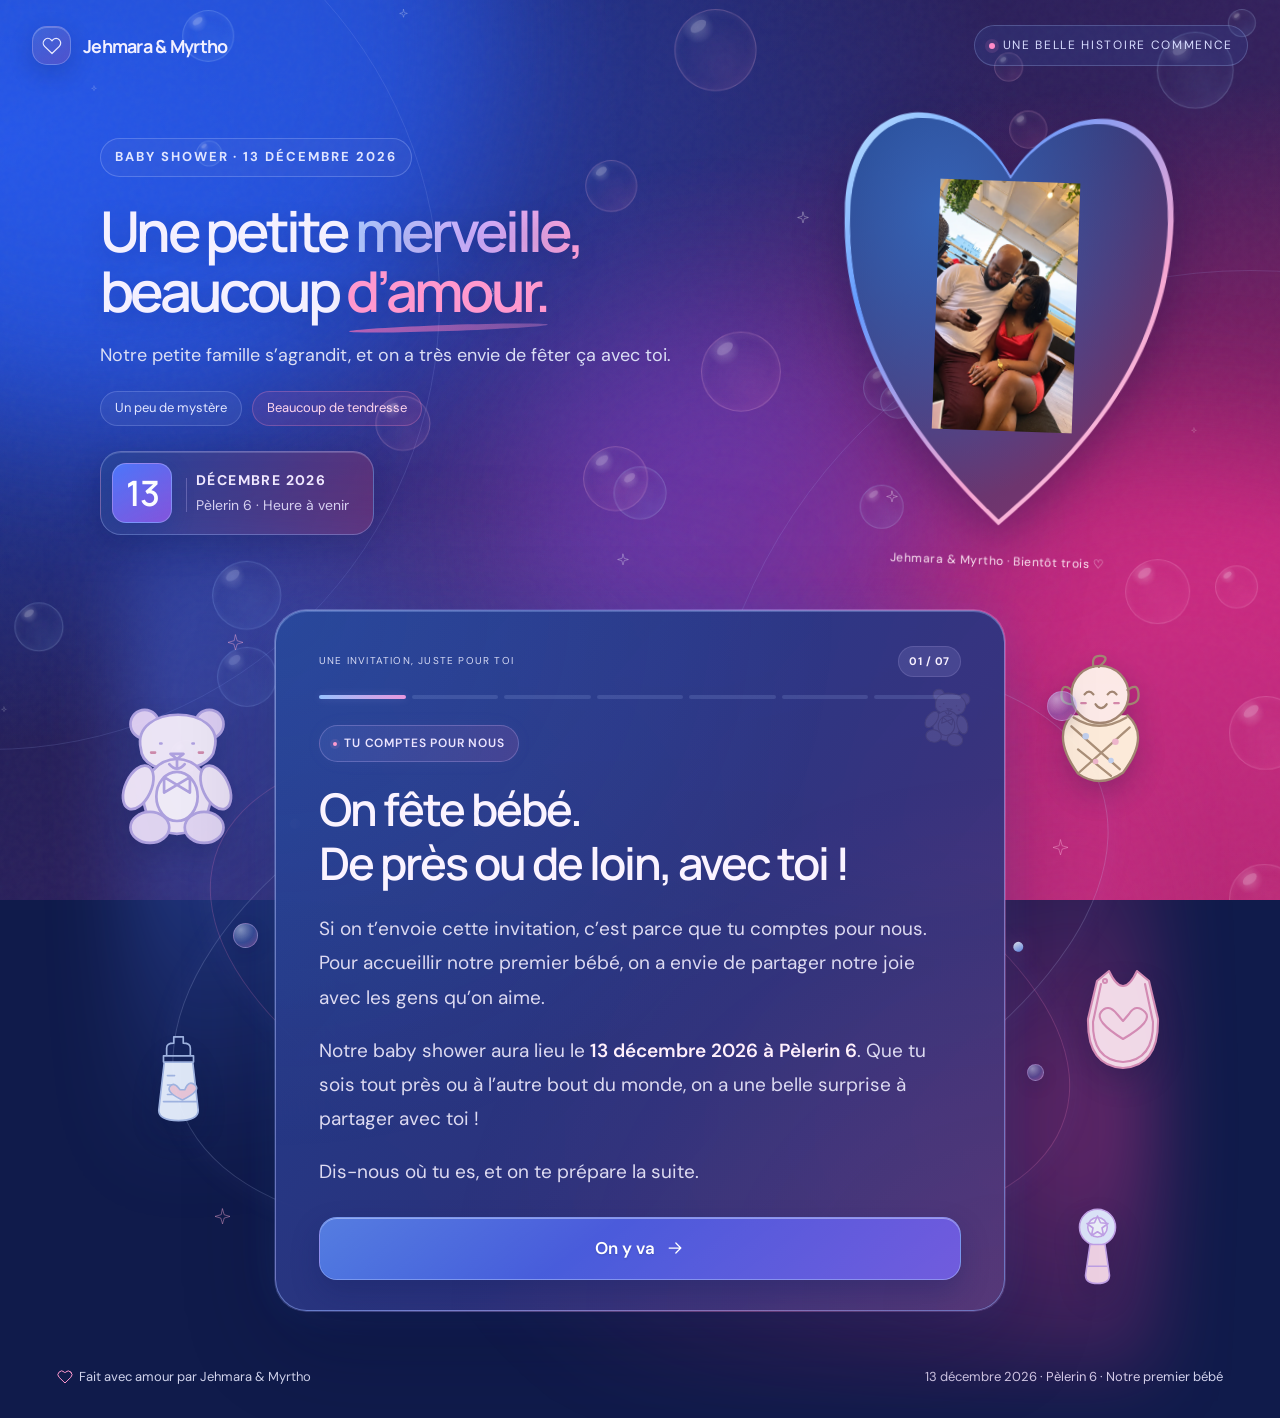
<file: index.html>
<!DOCTYPE html>
<html lang="fr">
  <head>
    <meta charset="utf-8" />
    <meta
      name="viewport"
      content="width=device-width,initial-scale=1,viewport-fit=cover"
    />
    <meta name="theme-color" content="#e7ebf8" />
    <meta
      name="description"
      content="Une invitation de Jehmara et Myrtho : célébrons ensemble l’arrivée de notre premier bébé le 13 décembre 2026 à Pèlerin 6."
    />
    <title>Une petite merveille · Jehmara & Myrtho</title>

    <link rel="stylesheet" href="css/invitation.css?v=20261124-safari" />
    <link rel="stylesheet" href="css/browser-compat.css?v=20261124-safari" />
    <script src="js/browser-compat.js?v=20261124-safari"></script>
  </head>
  <body data-mood="welcome">
    <div class="scene" aria-hidden="true">
      <div class="orb orb-blue"></div>
      <div class="orb orb-pink"></div>
      <div class="orb orb-pearl"></div>
      <div class="orbit-line"></div>
      <div class="orbit-line two"></div>
      <div class="grain"></div>
      <div class="bubble-field" aria-hidden="true"></div>
    </div>
    <div class="ambient-stars" aria-hidden="true">
      <span style="--x: 7%; --y: 8%; --s: 8px; --duration: 4s; --delay: -0s"
        ><svg
          viewBox="0 0 100 120"
          fill="none"
          stroke="currentColor"
          stroke-width="2.1"
          stroke-linecap="round"
          stroke-linejoin="round"
          aria-hidden="true"
        >
          <path d="m50 14 8 28 28 8-28 8-8 28-8-28-28-8 28-8Z" /></svg></span
      ><span
        style="--x: 38%; --y: 31%; --s: 13px; --duration: 5s; --delay: -0.5s"
        ><svg
          viewBox="0 0 100 120"
          fill="none"
          stroke="currentColor"
          stroke-width="2.1"
          stroke-linecap="round"
          stroke-linejoin="round"
          aria-hidden="true"
        >
          <path d="m50 14 8 28 28 8-28 8-8 28-8-28-28-8 28-8Z" /></svg></span
      ><span style="--x: 69%; --y: 54%; --s: 18px; --duration: 6s; --delay: -1s"
        ><svg
          viewBox="0 0 100 120"
          fill="none"
          stroke="currentColor"
          stroke-width="2.1"
          stroke-linecap="round"
          stroke-linejoin="round"
          aria-hidden="true"
        >
          <path d="m50 14 8 28 28 8-28 8-8 28-8-28-28-8 28-8Z" /></svg></span
      ><span style="--x: 0%; --y: 77%; --s: 8px; --duration: 4s; --delay: -1.5s"
        ><svg
          viewBox="0 0 100 120"
          fill="none"
          stroke="currentColor"
          stroke-width="2.1"
          stroke-linecap="round"
          stroke-linejoin="round"
          aria-hidden="true"
        >
          <path d="m50 14 8 28 28 8-28 8-8 28-8-28-28-8 28-8Z" /></svg></span
      ><span style="--x: 31%; --y: 0%; --s: 13px; --duration: 5s; --delay: -2s"
        ><svg
          viewBox="0 0 100 120"
          fill="none"
          stroke="currentColor"
          stroke-width="2.1"
          stroke-linecap="round"
          stroke-linejoin="round"
          aria-hidden="true"
        >
          <path d="m50 14 8 28 28 8-28 8-8 28-8-28-28-8 28-8Z" /></svg></span
      ><span
        style="--x: 62%; --y: 23%; --s: 18px; --duration: 6s; --delay: -2.5s"
        ><svg
          viewBox="0 0 100 120"
          fill="none"
          stroke="currentColor"
          stroke-width="2.1"
          stroke-linecap="round"
          stroke-linejoin="round"
          aria-hidden="true"
        >
          <path d="m50 14 8 28 28 8-28 8-8 28-8-28-28-8 28-8Z" /></svg></span
      ><span style="--x: 93%; --y: 46%; --s: 8px; --duration: 4s; --delay: -3s"
        ><svg
          viewBox="0 0 100 120"
          fill="none"
          stroke="currentColor"
          stroke-width="2.1"
          stroke-linecap="round"
          stroke-linejoin="round"
          aria-hidden="true"
        >
          <path d="m50 14 8 28 28 8-28 8-8 28-8-28-28-8 28-8Z" /></svg></span
      ><span
        style="--x: 24%; --y: 69%; --s: 13px; --duration: 5s; --delay: -3.5s"
        ><svg
          viewBox="0 0 100 120"
          fill="none"
          stroke="currentColor"
          stroke-width="2.1"
          stroke-linecap="round"
          stroke-linejoin="round"
          aria-hidden="true"
        >
          <path d="m50 14 8 28 28 8-28 8-8 28-8-28-28-8 28-8Z" /></svg></span
      ><span style="--x: 55%; --y: 92%; --s: 18px; --duration: 6s; --delay: -4s"
        ><svg
          viewBox="0 0 100 120"
          fill="none"
          stroke="currentColor"
          stroke-width="2.1"
          stroke-linecap="round"
          stroke-linejoin="round"
          aria-hidden="true"
        >
          <path d="m50 14 8 28 28 8-28 8-8 28-8-28-28-8 28-8Z" /></svg></span
      ><span
        style="--x: 86%; --y: 15%; --s: 8px; --duration: 4s; --delay: -4.5s"
        ><svg
          viewBox="0 0 100 120"
          fill="none"
          stroke="currentColor"
          stroke-width="2.1"
          stroke-linecap="round"
          stroke-linejoin="round"
          aria-hidden="true"
        >
          <path d="m50 14 8 28 28 8-28 8-8 28-8-28-28-8 28-8Z" /></svg></span
      ><span style="--x: 17%; --y: 38%; --s: 13px; --duration: 5s; --delay: -5s"
        ><svg
          viewBox="0 0 100 120"
          fill="none"
          stroke="currentColor"
          stroke-width="2.1"
          stroke-linecap="round"
          stroke-linejoin="round"
          aria-hidden="true"
        >
          <path d="m50 14 8 28 28 8-28 8-8 28-8-28-28-8 28-8Z" /></svg></span
      ><span
        style="--x: 48%; --y: 61%; --s: 18px; --duration: 6s; --delay: -5.5s"
        ><svg
          viewBox="0 0 100 120"
          fill="none"
          stroke="currentColor"
          stroke-width="2.1"
          stroke-linecap="round"
          stroke-linejoin="round"
          aria-hidden="true"
        >
          <path d="m50 14 8 28 28 8-28 8-8 28-8-28-28-8 28-8Z" /></svg
      ></span>
    </div>
    <div id="confetti" class="confetti" aria-hidden="true"></div>
    <header>
      <div class="brand">
        <span class="brand-mark"
          ><svg
            viewBox="0 0 24 24"
            fill="none"
            stroke="currentColor"
            stroke-width="1.5"
            stroke-linecap="round"
            stroke-linejoin="round"
            aria-hidden="true"
          >
            <path
              d="M20.8 4.6a5.5 5.5 0 0 0-7.8 0L12 5.7l-1.1-1.1a5.5 5.5 0 0 0-7.8 7.8L12 21l8.8-8.6a5.5 5.5 0 0 0 0-7.8Z"
            /></svg></span
        >Jehmara & Myrtho
      </div>
      <div class="header-tag"><i></i> UNE BELLE HISTOIRE COMMENCE</div>
    </header>
    <main>
      <aside class="intro with-photo">
        <div class="hero-copy">
          <div class="eyebrow hero-label">BABY SHOWER · 13 DÉCEMBRE 2026</div>
          <h1>
            Une petite <br /><em> merveille,</em><br />
            beaucoup <span class="rose">d’amour.</span>
          </h1>
          <p>
            Notre petite famille s’agrandit, et on a très envie de fêter ça avec
            toi.
          </p>
          <div class="sketch-garden" aria-hidden="true">
            <div class="garden-halo"></div>
            <div class="sketch sketch-bear">
              <svg
                viewBox="0 0 100 120"
                fill="none"
                stroke="currentColor"
                stroke-width="2.1"
                stroke-linecap="round"
                stroke-linejoin="round"
                aria-hidden="true"
              >
                <circle cx="25" cy="21" r="11" fill="#e4d4f5" />
                <circle cx="75" cy="21" r="11" fill="#e4d4f5" />
                <path
                  d="M22 40c-8-35 66-35 57 0-2 20-56 24-57 0Z"
                  fill="#f6eefb"
                />
                <ellipse cx="50" cy="77" rx="26" ry="29" fill="#f4eafa" />
                <ellipse cx="50" cy="77" rx="16" ry="19" fill="#ffffff70" />
                <ellipse
                  cx="20"
                  cy="70"
                  rx="10"
                  ry="18"
                  transform="rotate(25 20 70)"
                  fill="#f4eafa"
                />
                <ellipse
                  cx="80"
                  cy="70"
                  rx="10"
                  ry="18"
                  transform="rotate(-25 80 70)"
                  fill="#f4eafa"
                />
                <ellipse cx="29" cy="101" rx="15" ry="12" fill="#e8dcf6" />
                <ellipse cx="71" cy="101" rx="15" ry="12" fill="#e8dcf6" />
                <path
                  d="M37 36h1m24 0h1m-18 8 5 4 5-4Zm5 4v6m-6-2q6 7 12 0M40 62l10 6 10-6v12l-10-6-10 6Z"
                />
                <path d="M33 43h-3m37 0h3" stroke="#d58ead" />
              </svg>
            </div>
            <div class="sketch sketch-baby">
              <svg
                viewBox="0 0 100 120"
                fill="none"
                stroke="currentColor"
                stroke-width="2.1"
                stroke-linecap="round"
                stroke-linejoin="round"
                aria-hidden="true"
              >
                <path
                  d="M24 58Q6 78 30 111q20 14 41-1Q96 77 75 58"
                  fill="#fff5df"
                />
                <path
                  d="M26 60q23 15 48 0M24 68l44 39M77 69l-46 41M30 89l30 24"
                  stroke="#a99578"
                />
                <circle cx="37" cy="77" r="3" fill="#bfd7f4" stroke="none" />
                <circle cx="64" cy="82" r="3" fill="#f0bdd1" stroke="none" />
                <circle cx="46" cy="100" r="2.5" fill="#f0bdd1" stroke="none" />
                <circle cx="60" cy="99" r="2.5" fill="#bfd7f4" stroke="none" />
                <circle cx="50" cy="39" r="26" fill="#fff4ed" />
                <path
                  d="M24 35q-8-7-9 3t10 10m50-13q9-7 10 3t-10 10M44 14q-2-11 7-10t-2 10M36 39q4-5 8 0m13 0q4-5 8 0m-19 9q5 7 10 0"
                />
                <path d="M33 47h4m26 0h4" stroke="#d58ead" />
              </svg>
            </div>
            <div class="sketch sketch-bib">
              <svg
                viewBox="0 0 100 120"
                fill="none"
                stroke="currentColor"
                stroke-width="2.1"
                stroke-linecap="round"
                stroke-linejoin="round"
                aria-hidden="true"
              >
                <path
                  d="M24 19 36 9q14 30 28 0l12 10 9 38q1 47-35 49-36-2-35-49Z"
                  fill="#fbe3ef"
                />
                <path
                  d="M28 22 20 60q-1 38 30 40 31-2 30-40l-8-38M44 52q-9-11-16-2t22 27q31-18 22-27t-16 2l-6 7Z"
                />
                <circle cx="32" cy="19" r="2" />
              </svg>
            </div>
            <div class="sketch sketch-bottle">
              <svg
                viewBox="0 0 100 120"
                fill="none"
                stroke="currentColor"
                stroke-width="2.1"
                stroke-linecap="round"
                stroke-linejoin="round"
                aria-hidden="true"
              >
                <path d="M32 38h36l7 61q0 13-25 13t-25-13Z" fill="#e9f1ff" />
                <path
                  d="M31 38v-8h38v8M35 30V20q0-6 9-6V6h12v8q9 0 9 6v10M31 88h42"
                />
                <path d="M36 55h9m-9 12h6m-6 12h9" />
                <path
                  d="M52 73q-8-11-13-4t16 17q24-12 16-19t-13 6Z"
                  fill="#f1cede"
                />
              </svg>
            </div>
            <span class="twinkle a"
              ><svg
                viewBox="0 0 100 120"
                fill="none"
                stroke="currentColor"
                stroke-width="2.1"
                stroke-linecap="round"
                stroke-linejoin="round"
                aria-hidden="true"
              >
                <path
                  d="m50 14 8 28 28 8-28 8-8 28-8-28-28-8 28-8Z"
                /></svg></span
            ><span class="twinkle b"
              ><svg
                viewBox="0 0 100 120"
                fill="none"
                stroke="currentColor"
                stroke-width="2.1"
                stroke-linecap="round"
                stroke-linejoin="round"
                aria-hidden="true"
              >
                <path
                  d="m50 14 8 28 28 8-28 8-8 28-8-28-28-8 28-8Z"
                /></svg></span
            ><span class="twinkle c"
              ><svg
                viewBox="0 0 100 120"
                fill="none"
                stroke="currentColor"
                stroke-width="2.1"
                stroke-linecap="round"
                stroke-linejoin="round"
                aria-hidden="true"
              >
                <path
                  d="m50 14 8 28 28 8-28 8-8 28-8-28-28-8 28-8Z"
                /></svg></span
            ><span class="sketch-caption"
              >De tout petits bonheurs nous attendent</span
            >
          </div>
          <div class="hero-tags">
            <span>Un peu de mystère</span><span>Beaucoup de tendresse</span>
          </div>
          <div class="date">
            <strong>13</strong>
            <div>
              DÉCEMBRE 2026<br /><small>Pèlerin 6 · Heure à venir</small>
            </div>
          </div>
          <div class="art" aria-hidden="true">
            <div class="glass-ring"></div>
            <div class="glass-ring second"></div>
            <span class="spark"
              ><svg
                viewBox="0 0 24 24"
                fill="none"
                stroke="currentColor"
                stroke-width="1.5"
                stroke-linecap="round"
                stroke-linejoin="round"
                aria-hidden="true"
              >
                <path
                  d="m12 2 2.5 7.5L22 12l-7.5 2.5L12 22l-2.5-7.5L2 12l7.5-2.5Z"
                /></svg></span
            ><span class="spark small"
              ><svg
                viewBox="0 0 24 24"
                fill="none"
                stroke="currentColor"
                stroke-width="1.5"
                stroke-linecap="round"
                stroke-linejoin="round"
                aria-hidden="true"
              >
                <path
                  d="m12 2 2.5 7.5L22 12l-7.5 2.5L12 22l-2.5-7.5L2 12l7.5-2.5Z"
                /></svg
            ></span>
          </div>
          <div class="mood-line">
            <svg
              viewBox="0 0 24 24"
              fill="none"
              stroke="currentColor"
              stroke-width="1.5"
              stroke-linecap="round"
              stroke-linejoin="round"
              aria-hidden="true"
            >
              <rect x="5" y="10" width="14" height="11" rx="3" />
              <path d="M8 10V7a4 4 0 0 1 8 0v3m-4 5v2" /></svg
            ><span>La surprise se découvre à ton rythme.</span>
          </div>
        </div>
        <figure class="couple-photo">
          <svg
            class="heart-clip-defs"
            width="0"
            height="0"
            aria-hidden="true"
            focusable="false"
          >
            <defs>
              <clipPath
                id="couple-heart-shape"
                clipPathUnits="objectBoundingBox"
              >
                <path
                  d="M .5 .17 C .35 -.03 .03 -.02 .03 .26 C .03 .52 .18 .74 .5 .97 C .82 .74 .97 .52 .97 .26 C .97 -.02 .65 -.03 .5 .17 Z"
                />
              </clipPath>
            </defs>
          </svg>
          <div class="heart-photo-frame">
            <img
              src="images/jehmara-myrtho.webp"
              width="820"
              height="1457"
              fetchpriority="high"
              decoding="async"
              alt="Jehmara et Myrtho, les futurs parents, assis ensemble"
            />
          </div>
          <figcaption>Jehmara & Myrtho · Bientôt trois ♡</figcaption>
        </figure>
      </aside>
      <div class="questionnaire-stage">
        <div class="silk-ring" aria-hidden="true"></div>
        <div class="silk-ring second" aria-hidden="true"></div>
        <div class="stage-halo" aria-hidden="true"></div>
        <a
          href="admin.html"
          target="_blank"
          rel="noopener"
          class="satellite bear admin-bear"
          aria-label="Espace des parents (nouvel onglet)"
          ><svg
            viewBox="0 0 100 120"
            fill="none"
            stroke="currentColor"
            stroke-width="2.1"
            stroke-linecap="round"
            stroke-linejoin="round"
            aria-hidden="true"
          >
            <circle cx="25" cy="21" r="11" fill="#e4d4f5" />
            <circle cx="75" cy="21" r="11" fill="#e4d4f5" />
            <path d="M22 40c-8-35 66-35 57 0-2 20-56 24-57 0Z" fill="#f6eefb" />
            <ellipse cx="50" cy="77" rx="26" ry="29" fill="#f4eafa" />
            <ellipse cx="50" cy="77" rx="16" ry="19" fill="#ffffff70" />
            <ellipse
              cx="20"
              cy="70"
              rx="10"
              ry="18"
              transform="rotate(25 20 70)"
              fill="#f4eafa"
            />
            <ellipse
              cx="80"
              cy="70"
              rx="10"
              ry="18"
              transform="rotate(-25 80 70)"
              fill="#f4eafa"
            />
            <ellipse cx="29" cy="101" rx="15" ry="12" fill="#e8dcf6" />
            <ellipse cx="71" cy="101" rx="15" ry="12" fill="#e8dcf6" />
            <path
              d="M37 36h1m24 0h1m-18 8 5 4 5-4Zm5 4v6m-6-2q6 7 12 0M40 62l10 6 10-6v12l-10-6-10 6Z"
            />
            <path d="M33 43h-3m37 0h3" stroke="#d58ead" /></svg
        ></a>
        <div class="satellite baby" aria-hidden="true">
          <svg
            viewBox="0 0 100 120"
            fill="none"
            stroke="currentColor"
            stroke-width="2.1"
            stroke-linecap="round"
            stroke-linejoin="round"
            aria-hidden="true"
          >
            <path
              d="M24 58Q6 78 30 111q20 14 41-1Q96 77 75 58"
              fill="#fff5df"
            />
            <path
              d="M26 60q23 15 48 0M24 68l44 39M77 69l-46 41M30 89l30 24"
              stroke="#a99578"
            />
            <circle cx="37" cy="77" r="3" fill="#bfd7f4" stroke="none" />
            <circle cx="64" cy="82" r="3" fill="#f0bdd1" stroke="none" />
            <circle cx="46" cy="100" r="2.5" fill="#f0bdd1" stroke="none" />
            <circle cx="60" cy="99" r="2.5" fill="#bfd7f4" stroke="none" />
            <circle cx="50" cy="39" r="26" fill="#fff4ed" />
            <path
              d="M24 35q-8-7-9 3t10 10m50-13q9-7 10 3t-10 10M44 14q-2-11 7-10t-2 10M36 39q4-5 8 0m13 0q4-5 8 0m-19 9q5 7 10 0"
            />
            <path d="M33 47h4m26 0h4" stroke="#d58ead" />
          </svg>
        </div>
        <div class="satellite bib" aria-hidden="true">
          <svg
            viewBox="0 0 100 120"
            fill="none"
            stroke="currentColor"
            stroke-width="2.1"
            stroke-linecap="round"
            stroke-linejoin="round"
            aria-hidden="true"
          >
            <path
              d="M24 19 36 9q14 30 28 0l12 10 9 38q1 47-35 49-36-2-35-49Z"
              fill="#fbe3ef"
            />
            <path
              d="M28 22 20 60q-1 38 30 40 31-2 30-40l-8-38M44 52q-9-11-16-2t22 27q31-18 22-27t-16 2l-6 7Z"
            />
            <circle cx="32" cy="19" r="2" />
          </svg>
        </div>
        <div class="satellite bottle" aria-hidden="true">
          <svg
            viewBox="0 0 100 120"
            fill="none"
            stroke="currentColor"
            stroke-width="2.1"
            stroke-linecap="round"
            stroke-linejoin="round"
            aria-hidden="true"
          >
            <path d="M32 38h36l7 61q0 13-25 13t-25-13Z" fill="#e9f1ff" />
            <path
              d="M31 38v-8h38v8M35 30V20q0-6 9-6V6h12v8q9 0 9 6v10M31 88h42"
            />
            <path d="M36 55h9m-9 12h6m-6 12h9" />
            <path
              d="M52 73q-8-11-13-4t16 17q24-12 16-19t-13 6Z"
              fill="#f1cede"
            />
          </svg>
        </div>
        <div class="satellite toy" aria-hidden="true">
          <svg
            viewBox="0 0 100 120"
            fill="none"
            stroke="currentColor"
            stroke-width="2.1"
            stroke-linecap="round"
            stroke-linejoin="round"
            aria-hidden="true"
          >
            <circle cx="50" cy="35" r="24" fill="#e3edff" />
            <circle cx="50" cy="35" r="13" fill="#fff9" />
            <path d="M40 58 34 99q0 11 16 11t16-11L60 58Z" fill="#f6d9e9" />
            <path
              d="m50 20 4 9 10 1-8 6 2 10-8-5-8 5 2-10-8-6 10-1ZM38 87h24"
            />
          </svg>
        </div>
        <span class="stage-spark one" aria-hidden="true"
          ><svg
            viewBox="0 0 100 120"
            fill="none"
            stroke="currentColor"
            stroke-width="2.1"
            stroke-linecap="round"
            stroke-linejoin="round"
            aria-hidden="true"
          >
            <path d="m50 14 8 28 28 8-28 8-8 28-8-28-28-8 28-8Z" /></svg></span
        ><span class="stage-spark two" aria-hidden="true"
          ><svg
            viewBox="0 0 100 120"
            fill="none"
            stroke="currentColor"
            stroke-width="2.1"
            stroke-linecap="round"
            stroke-linejoin="round"
            aria-hidden="true"
          >
            <path d="m50 14 8 28 28 8-28 8-8 28-8-28-28-8 28-8Z" /></svg></span
        ><span class="stage-spark three" aria-hidden="true"
          ><svg
            viewBox="0 0 100 120"
            fill="none"
            stroke="currentColor"
            stroke-width="2.1"
            stroke-linecap="round"
            stroke-linejoin="round"
            aria-hidden="true"
          >
            <path d="m50 14 8 28 28 8-28 8-8 28-8-28-28-8 28-8Z" /></svg></span
        ><span class="orbit-bubble first" aria-hidden="true"></span
        ><span class="orbit-bubble second" aria-hidden="true"></span
        ><span class="orbit-bubble third" aria-hidden="true"></span>
        <section class="card" data-palette="blue" aria-label="Invitation">
          <div class="color-wash" aria-hidden="true"></div>
          <div class="color-sweep" aria-hidden="true"></div>
          <div class="card-motes" aria-hidden="true">
            <i style="--x: 8%; --size: 2px; --duration: 7s; --delay: -0s"></i
            ><i style="--x: 22%; --size: 3px; --duration: 8s; --delay: -1s"></i
            ><i style="--x: 36%; --size: 4px; --duration: 9s; --delay: -2s"></i
            ><i style="--x: 50%; --size: 2px; --duration: 7s; --delay: -3s"></i
            ><i style="--x: 64%; --size: 3px; --duration: 8s; --delay: -4s"></i
            ><i style="--x: 78%; --size: 4px; --duration: 9s; --delay: -5s"></i
            ><i style="--x: 92%; --size: 2px; --duration: 7s; --delay: -6s"></i>
          </div>
          <div
            id="illustrated-seal"
            class="illustrated-seal"
            aria-hidden="true"
          ></div>
          <div class="spotlight" aria-hidden="true"></div>
          <div class="card-top">
            <span>Une invitation, juste pour toi</span
            ><span id="step-label" class="step-label">01 / 06</span>
          </div>
          <div id="demo" class="demo" hidden>
            Aperçu : la connexion Supabase reste à configurer. Les réponses ne
            sont pas enregistrées.
          </div>
          <div class="progress" aria-hidden="true" id="progress"></div>
          <div id="screen"></div>
        </section>
      </div>
    </main>
    <footer>
      <span class="footer-heart"
        ><svg
          viewBox="0 0 24 24"
          fill="none"
          stroke="currentColor"
          stroke-width="1.5"
          stroke-linecap="round"
          stroke-linejoin="round"
          aria-hidden="true"
        >
          <path
            d="M20.8 4.6a5.5 5.5 0 0 0-7.8 0L12 5.7l-1.1-1.1a5.5 5.5 0 0 0-7.8 7.8L12 21l8.8-8.6a5.5 5.5 0 0 0 0-7.8Z"
          />
        </svg>
        Fait avec amour par Jehmara & Myrtho</span
      ><span>13 décembre 2026 · Pèlerin 6 · Notre premier bébé</span>
    </footer>
    <dialog
      id="other-gifts-dialog"
      class="other-gifts-dialog"
      aria-labelledby="other-gifts-title"
      aria-describedby="other-gifts-description"
    >
      <span class="pill">Ces idées restent facultatives</span>
      <h2 id="other-gifts-title">
        Es-tu sûr de vouloir<br />voir cette liste ?
      </h2>
      <p id="other-gifts-description">
        Elle contient des équipements plus importants. On les a ajoutés pour les
        proches qui en ont envie, éventuellement à plusieurs. Tu n’as absolument
        aucune obligation d’en offrir un.
      </p>
      <p class="small">
        Si vous vous mettez à plusieurs, une seule personne peut réserver l’idée
        pour le groupe.
      </p>
      <div class="actions">
        <button id="other-gifts-yes" type="button" class="btn">
          Oui, je veux voir</button
        ><button id="other-gifts-no" type="button" class="btn quiet" autofocus>
          Non, je reste sur la liste principale
        </button>
      </div>
    </dialog>
    <dialog
      id="distance-gift-dialog"
      class="other-gifts-dialog"
      aria-labelledby="distance-gift-title"
      aria-describedby="distance-gift-description"
    >
      <span class="pill">On pense à toi, même de loin</span>
      <h2 id="distance-gift-title">
        Tu veux quand même participer et offrir un cadeau ?
      </h2>
      <p id="distance-gift-description">
        On comprend tout à fait que tu ne puisses pas venir. Si tu as envie
        d’offrir une petite attention à bébé, la liste est là pour toi. Et si tu
        préfères simplement partager notre joie, ça nous fait déjà très plaisir.
        Aucune obligation.
      </p>
      <div class="actions">
        <button id="distance-gift-yes" class="btn" type="button">Oui</button
        ><button id="distance-gift-no" class="btn quiet" type="button">
          Non
        </button>
      </div>
      <p id="distance-gift-error" class="error" role="alert"></p>
    </dialog>
    <script src="js/config.js?v=20261124-safari"></script>
    <script src="js/gift-catalog.js?v=20261124-safari"></script>
    <script src="js/invitation.js?v=20261124-safari"></script>
    <script src="js/bubbles.js?v=20261124-safari" defer></script>
  </body>
</html>
</file>
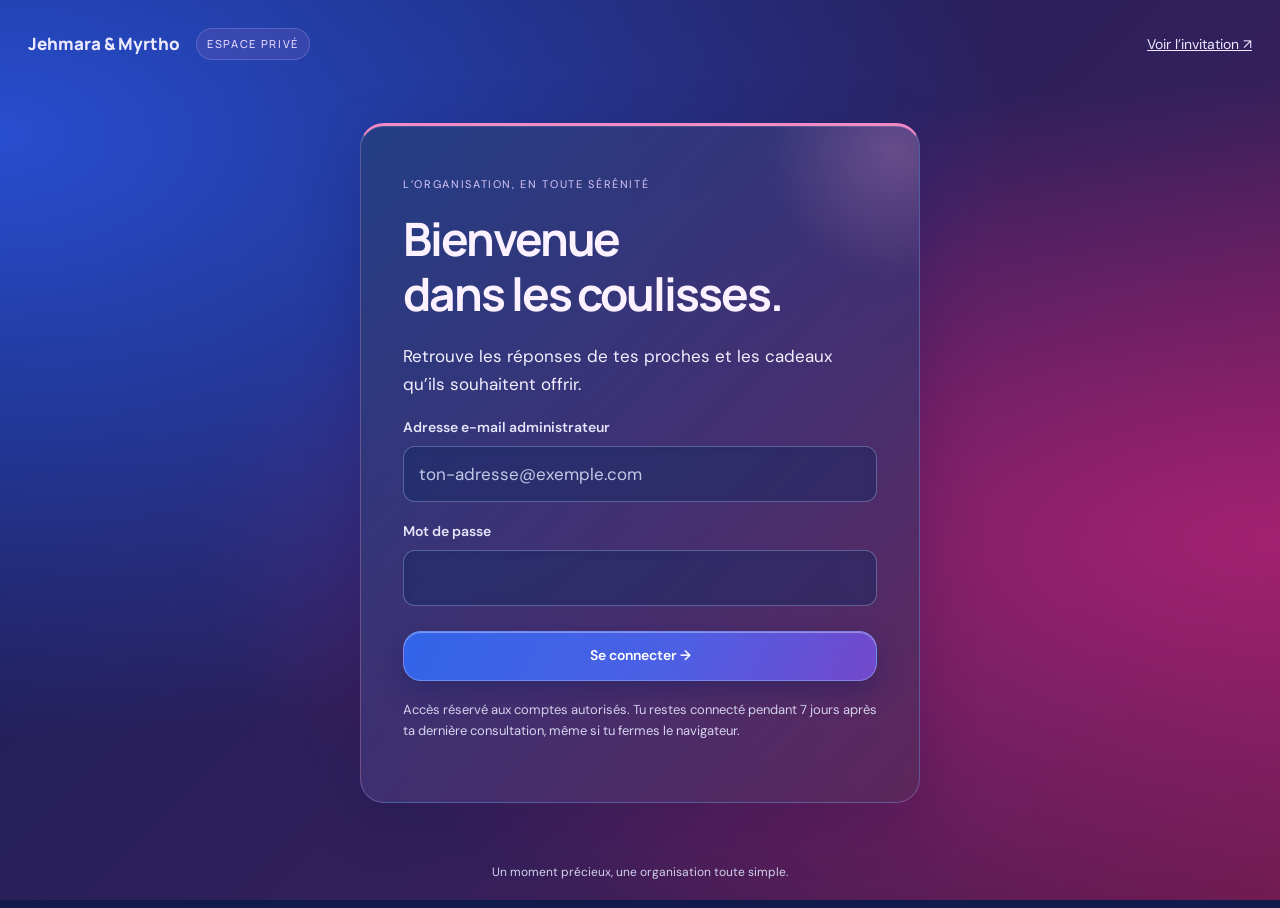
<file: admin.html>
<!DOCTYPE html>
<html lang="fr">
  <head>
    <meta charset="utf-8" />
    <meta
      name="viewport"
      content="width=device-width,initial-scale=1,viewport-fit=cover"
    />
    <meta name="robots" content="noindex,nofollow" />
    <meta name="referrer" content="no-referrer" />
    <meta name="theme-color" content="#153e80" />
    <title>Administration · Baby Shower</title>
    <script src="js/config.js?v=20261124-safari" defer></script>
    <script src="js/admin.js?v=20261124-safari" defer></script>

    <link rel="stylesheet" href="css/admin.css?v=20261124-safari" />
    <link rel="stylesheet" href="css/browser-compat.css?v=20261124-safari" />
    <script src="js/browser-compat.js?v=20261124-safari"></script>
  </head>
  <body class="admin-theme">
    <div class="ambient" aria-hidden="true"></div>
    <header>
      <a class="brand" href="index.html"
        >Jehmara & Myrtho <span>ESPACE PRIVÉ</span></a
      ><a href="index.html" class="link">Voir l’invitation ↗</a>
    </header>
    <main>
      <section id="login-panel" class="glass login">
        <span class="eyebrow">L’organisation, en toute sérénité</span>
        <h1>Bienvenue<br />dans les coulisses.</h1>
        <p>
          Retrouve les réponses de tes proches et les cadeaux qu’ils souhaitent
          offrir.
        </p>
        <div id="setup-notice" class="notice" hidden>
          Supabase n’est pas encore configuré. Complète
          <code>js/config.js</code> et suis <code>docs/ADMIN.md</code> pour
          activer cet espace.
        </div>
        <form id="login-form">
          <label for="email">Adresse e-mail administrateur</label
          ><input
            id="email"
            type="email"
            autocomplete="username"
            required
            placeholder="ton-adresse@exemple.com"
          /><label for="password">Mot de passe</label
          ><input
            id="password"
            type="password"
            autocomplete="current-password"
            required
          /><button id="login-button" class="btn" type="submit">
            Se connecter →
          </button>
        </form>
        <p id="login-error" class="error" role="alert"></p>
        <p class="muted small">
          Accès réservé aux comptes autorisés. Tu restes connecté pendant 7
          jours après ta dernière consultation, même si tu fermes le navigateur.
        </p>
      </section>
      <section
        id="dashboard"
        hidden
        aria-label="Tableau de bord administrateur"
      >
        <div class="heading">
          <div>
            <span class="eyebrow">Baby Shower · 13 décembre 2026</span>
            <h1>Vos proches, réunis.</h1>
            <p id="account" class="muted"></p>
          </div>
          <div class="toolbar">
            <button id="refresh" class="btn" type="button">Actualiser</button
            ><button id="logout" class="btn rose" type="button">
              Se déconnecter
            </button>
          </div>
        </div>
        <p id="dashboard-message" role="status" aria-live="polite"></p>
        <div class="stats" aria-label="Résumé">
          <article class="glass stat">
            <span>Réponses reçues</span><strong id="stat-total">0</strong>
          </article>
          <article class="glass stat">
            <span>Invités présents</span><strong id="stat-attending">0</strong>
          </article>
          <article class="glass stat">
            <span>Accompagnants</span><strong id="stat-companions">0</strong>
          </article>
          <article class="glass stat">
            <span>Personnes attendues au total</span
            ><strong id="stat-headcount">0</strong>
          </article>
          <article class="glass stat">
            <span>Cadeaux réservés</span><strong id="stat-gifts">0</strong>
          </article>
          <article class="glass stat">
            <span>Proches à l’étranger</span
            ><strong id="stat-distance">0</strong>
          </article>
        </div>
        <section class="glass responses">
          <div class="section-heading">
            <div>
              <h2>Les réponses</h2>
              <p class="muted small" id="updated"></p>
            </div>
            <button id="export" class="btn subtle" type="button">
              Exporter les réponses (.csv)
            </button>
          </div>
          <div class="filters">
            <div>
              <label for="search"
                >Rechercher un nom, un contact ou un cadeau</label
              ><input
                id="search"
                type="search"
                placeholder="Nom, téléphone, adresse ou cadeau…"
              />
            </div>
            <div>
              <label for="attendance-filter">Présence</label
              ><select id="attendance-filter">
                <option value="all">Toutes les réponses</option>
                <option value="yes">Participants</option>
                <option value="no">Absents de la zone métropolitaine</option>
                <option value="distance">
                  À distance (hors zone ou étranger)
                </option>
              </select>
            </div>
            <div>
              <label for="gift-filter">Cadeaux</label
              ><select id="gift-filter">
                <option value="all">Tous</option>
                <option value="yes">Avec une intention de cadeau</option>
                <option value="no">Sans intention de cadeau</option>
              </select>
            </div>
            <div>
              <label for="location-filter">Lieu de résidence</label
              ><select id="location-filter">
                <option value="all">Tous les lieux</option>
                <option value="metro">Zone métropolitaine</option>
                <option value="haiti_other">Ailleurs en Haïti</option>
                <option value="abroad">Étranger</option>
              </select>
            </div>
          </div>
          <section
            class="reset-tools"
            aria-label="Nettoyer les réponses de test"
          >
            <h3>Nettoyage des tests</h3>
            <p>
              Sélectionne uniquement les réponses à effacer. Le site ne peut pas
              reconnaître automatiquement un test. Les sélections restent
              actives quand tu changes les filtres.
            </p>
            <div class="toolbar">
              <button
                id="reset-select-visible"
                class="btn subtle"
                type="button"
              >
                Sélectionner les réponses affichées (500 max.)</button
              ><button id="reset-clear" class="btn rose" type="button">
                Tout désélectionner
              </button>
            </div>
            <p id="reset-count" role="status" aria-live="polite"></p>
            <button id="reset-open" class="btn rose" type="button" disabled>
              Supprimer la sélection…
            </button>
          </section>
          <p class="small muted" id="result-count"></p>
          <div id="response-list" class="response-list"></div>
        </section>
        <section class="glass reservations">
          <div class="section-heading">
            <div>
              <h2>Qui offre quoi ?</h2>
              <p class="muted">
                Les réservations confirmées et les idées encore disponibles.
              </p>
            </div>
          </div>
          <div id="gift-list" class="catalog"></div>
        </section>
      </section>
    </main>
    <footer>Un moment précieux, une organisation toute simple.</footer>
    <dialog
      id="reset-dialog"
      class="reset-dialog"
      aria-labelledby="reset-title"
      aria-describedby="reset-summary"
    >
      <h2 id="reset-title">Supprimer ces réponses ?</h2>
      <p id="reset-summary"></p>
      <ul id="reset-names"></ul>
      <form id="reset-form">
        <label for="reset-confirmation">Écris SUPPRIMER pour confirmer</label
        ><input
          id="reset-confirmation"
          autocomplete="off"
          spellcheck="false"
          required
          pattern="SUPPRIMER"
        />
        <p id="reset-error" role="alert"></p>
        <div class="toolbar">
          <button id="reset-cancel" class="btn" type="button" autofocus>
            Annuler</button
          ><button id="reset-submit" class="btn rose" type="submit" disabled>
            Supprimer définitivement
          </button>
        </div>
      </form>
    </dialog>
  </body>
</html>
</file>
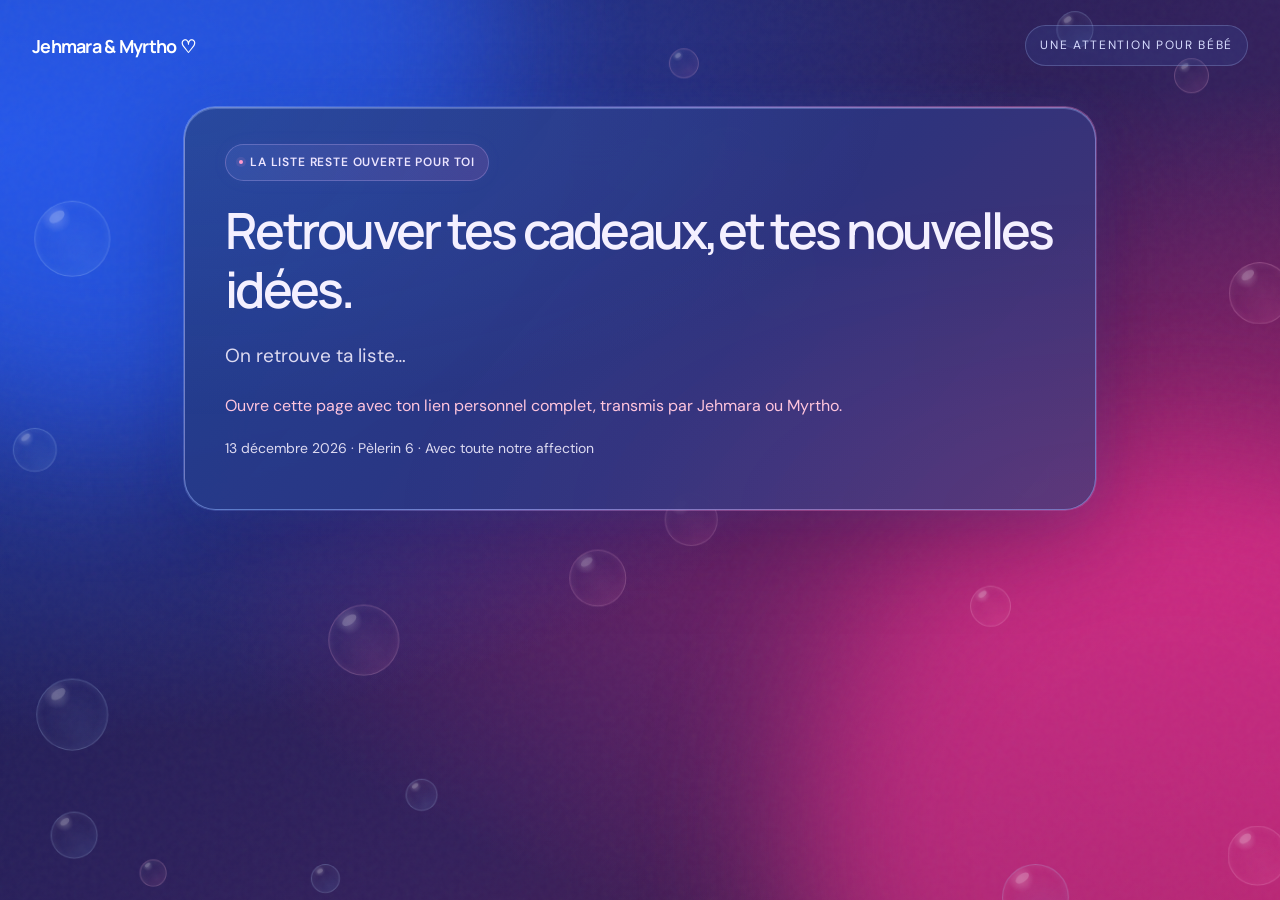
<file: cadeaux.html>
<!DOCTYPE html>
<html lang="fr">
  <head>
    <meta charset="utf-8" />
    <meta
      name="viewport"
      content="width=device-width,initial-scale=1,viewport-fit=cover"
    />
    <meta name="robots" content="noindex,nofollow" />
    <meta name="referrer" content="no-referrer" />
    <meta name="theme-color" content="#173d80" />
    <title>Tes cadeaux · Jehmara & Myrtho</title>
    <link rel="stylesheet" href="css/invitation.css?v=20261124-safari" />
    <link rel="stylesheet" href="css/gift-access.css?v=20261124-safari" />
    <script src="js/config.js?v=20261124-safari" defer></script>
    <script src="js/gift-catalog.js?v=20261124-safari" defer></script>
    <script src="js/gift-access.js?v=20261124-safari" defer></script>
    <script src="js/bubbles.js?v=20261124-safari" defer></script>
    <link rel="stylesheet" href="css/browser-compat.css?v=20261124-safari" />
    <script src="js/browser-compat.js?v=20261124-safari"></script>
  </head>
  <body class="gift-access-theme" data-mood="gifts">
    <div class="scene" aria-hidden="true">
      <div class="orb orb-blue"></div>
      <div class="orb orb-pink"></div>
      <div class="grain"></div>
      <div class="bubble-field"></div>
    </div>
    <header>
      <a class="brand" href="index.html">Jehmara & Myrtho ♡</a
      ><span class="header-tag">UNE ATTENTION POUR BÉBÉ</span>
    </header>
    <main>
      <section class="card" data-palette="blue" aria-labelledby="access-title">
        <span class="pill">La liste reste ouverte pour toi</span>
        <h1 id="access-title">
          Retrouver tes cadeaux,<br />et tes nouvelles idées.
        </h1>
        <p class="copy" id="access-greeting">On retrouve ta liste…</p>
        <p id="access-message" role="status" aria-live="polite"></p>
        <div id="access-content" hidden>
          <section class="access-existing" aria-labelledby="existing-title">
            <h2 id="existing-title">Déjà gardés de côté pour toi</h2>
            <ul id="existing-gifts" class="confirmation-list"></ul>
            <p id="existing-proposal" class="small"></p>
          </section>
          <div class="access-toolbar">
            <p id="access-updated" class="small"></p>
            <button type="button" class="btn secondary" id="access-refresh">
              Actualiser la liste
            </button>
          </div>
          <form id="access-form">
            <h2>Tu as envie d’ajouter une petite attention ?</h2>
            <p class="copy">
              Tu peux choisir plusieurs idées ou nous proposer autre chose. Tes
              premiers cadeaux restent réservés pour toi. Et bien sûr, rien ne
              t’oblige à en ajouter.
            </p>
            <div id="access-main-gifts"></div>
            <section class="other-gifts-invite">
              <h3>Les autres cadeaux</h3>
              <p class="small">
                Les équipements plus importants restent dans une liste à part,
                uniquement si tu as envie de la découvrir.
              </p>
              <button
                type="button"
                class="btn secondary"
                id="access-big-open"
                aria-haspopup="dialog"
              >
                Voir les autres cadeaux
              </button>
              <div id="access-big-gifts" hidden></div>
            </section>
            <label for="access-proposal">Je propose de donner autre chose</label
            ><textarea
              id="access-proposal"
              maxlength="500"
              rows="3"
              placeholder="Dis-nous ta nouvelle idée de cadeau…"
            ></textarea>
            <p class="small" id="access-proposal-limit"></p>
            <div class="actions">
              <button class="btn" id="access-submit" type="submit">
                Confirmer mes ajouts →
              </button>
            </div>
          </form>
        </div>
        <p class="small">
          13 décembre 2026 · Pèlerin 6 · Avec toute notre affection
        </p>
      </section>
    </main>
    <dialog
      class="other-gifts-dialog"
      id="access-big-dialog"
      aria-labelledby="access-big-title"
    >
      <span class="pill">Seulement si tu en as envie</span>
      <h2 id="access-big-title">Es-tu sûre de vouloir voir cette liste ?</h2>
      <p>
        Elle contient des équipements plus importants. Tu n’as absolument aucune
        obligation d’en offrir un. Un cadeau à plusieurs peut aussi être réservé
        par une seule personne pour le groupe.
      </p>
      <div class="actions">
        <button type="button" class="btn" id="access-big-yes">
          Oui, je veux voir</button
        ><button type="button" class="btn quiet" id="access-big-no" autofocus>
          Non, je reste sur la liste principale
        </button>
      </div>
    </dialog>
  </body>
</html>
</file>
<file: css/invitation.css>
@import url("https://fonts.googleapis.com/css2?family=DM+Sans:wght@400;500;600;700&family=Manrope:wght@400;500;600;700;800&display=swap");
:root {
  --ink: #263452;
  --muted: #55647e;
  --blue: #4266b4;
  --pink: #bc5c88;
  --line: #cbd4e5;
  --accent: #4266b4;
  --ambient-blue: #8cbbff;
  --ambient-pink: #f0a4cc;
  --direction: 1;
}
* {
  box-sizing: border-box;
}
html {
  min-height: 100%;
  scroll-behavior: smooth;
}
body {
  margin: 0;
  min-height: 100vh;
  font:
    15px/1.7 "DM Sans",
    system-ui,
    sans-serif;
  color: var(--ink);
  overflow-x: hidden;
}
button,
input,
textarea {
  font: inherit;
}
button {
  cursor: pointer;
}
button:focus-visible,
input:focus-visible,
textarea:focus-visible {
  outline: 3px solid #4766b8;
  outline-offset: 5px;
}
.scene {
  position: fixed;
  inset: 0;
  z-index: -1;
  overflow: hidden;
  pointer-events: none;
  background: linear-gradient(125deg, #e5edf8, #f7eff7 60%, #e9ecfc);
}
.orb {
  position: absolute;
  width: 60vw;
  height: 60vw;
  border-radius: 50%;
  filter: blur(75px);
  opacity: 0.63;
  will-change: transform;
  animation: float 22s ease-in-out infinite;
}
.orb-blue {
  background: var(--ambient-blue);
  left: -22vw;
  top: -27vw;
}
.orb-pink {
  background: var(--ambient-pink);
  right: -22vw;
  bottom: -25vw;
  animation-delay: -8s;
}
.orb-pearl {
  width: 33vw;
  height: 33vw;
  left: 40vw;
  top: 35vh;
  animation-delay: -15s;
}
.grain {
  position: absolute;
  inset: 0;
  background-image: url("data:image/svg+xml,%3Csvg viewBox='0 0 180 180' xmlns='http://www.w3.org/2000/svg'%3E%3Cfilter id='n'%3E%3CfeTurbulence type='fractalNoise' baseFrequency='.8' numOctaves='3' stitchTiles='stitch'/%3E%3C/filter%3E%3Cpath fill='%23fff' filter='url(%23n)' opacity='.5' d='M0 0h180v180H0z'/%3E%3C/svg%3E");
}
.orbit-line {
  position: absolute;
  width: 900px;
  height: 900px;
  border: 1px solid #ffffff80;
  border-radius: 50%;
  left: -460px;
  top: -150px;
}
.orbit-line.two {
  left: auto;
  top: auto;
  right: -520px;
  bottom: -470px;
  width: 1100px;
  height: 1100px;
}
header {
  margin: auto;
  display: flex;
  justify-content: space-between;
  align-items: center;
  position: relative;
  z-index: 1;
}
.brand {
  display: flex;
  align-items: center;
  gap: 12px;
  font:
    700 15px "Manrope",
    sans-serif;
  letter-spacing: -0.04em;
}
.brand-mark {
  width: 39px;
  height: 39px;
  display: grid;
  place-items: center;
  border: 1px solid #ffffffc9;
}
.brand-mark svg {
  width: 20px;
  height: 20px;
}
.header-tag {
  display: flex;
  align-items: center;
  gap: 8px;
  letter-spacing: 0.14em;
}
.header-tag i {
  width: 6px;
  height: 6px;
  border-radius: 50%;
}
main {
  display: grid;
  grid-template-columns: 1fr 1fr;
}
.intro {
  position: relative;
}
.eyebrow {
  font-size: 10px;
  text-transform: uppercase;
  letter-spacing: 0.2em;
  font-weight: 600;
  color: var(--muted);
}
.eyebrow.hero-label {
  display: flex;
  gap: 9px;
  align-items: center;
}
.hero-label:before {
  content: "";
  width: 24px;
  height: 1px;
  background: #7f8ead;
}
h1,
h2 {
  font-family: "Manrope", system-ui, sans-serif;
  letter-spacing: -0.065em;
  font-weight: 600;
  line-height: 1.12;
}
h1 {
  position: relative;
  z-index: 1;
}
h1 em {
  font-style: normal;
  -webkit-background-clip: text;
  background-clip: text;
  color: transparent;
}
.intro > p {
  color: var(--muted);
}
.hero-tags {
  display: flex;
  margin: 22px 0 0;
}
.hero-tags span {
  border: 1px solid #fff9;
  border-radius: 25px;
}
.date {
  display: flex;
  align-items: center;
  width: fit-content;
  border: 1px solid #ffffffce;
  backdrop-filter: blur(15px);
}
.date strong {
  display: grid;
  place-items: center;
  font:
    600 35px "Manrope",
    sans-serif;
  letter-spacing: -0.05em;
}
.date div {
  font-weight: 700;
  letter-spacing: 0.1em;
}
.date small {
  font-weight: 400;
  letter-spacing: 0;
  color: var(--muted);
}
.art {
  position: absolute;
  right: -20px;
  bottom: -5px;
  width: 165px;
  height: 190px;
  pointer-events: none;
  opacity: 0.9;
}
.glass-ring {
  position: absolute;
  width: 120px;
  height: 120px;
  border: 19px solid #ffffff60;
  border-radius: 50%;
  box-shadow:
    inset 2px 3px 10px #fff9,
    inset -4px -4px 12px #7ba1e84d,
    4px 10px 30px #6c8dbf22;
  transform: rotate(-25deg);
  backdrop-filter: blur(8px);
  animation: float 12s ease-in-out infinite;
}
.glass-ring.second {
  width: 95px;
  height: 95px;
  border-width: 15px;
  left: 64px;
  top: 64px;
  border-color: #f4cbdf90;
  animation-delay: -5s;
}
.spark {
  position: absolute;
  width: 20px;
  height: 20px;
  top: -4px;
  right: 6px;
  color: #7188b7;
}
.spark.small {
  width: 12px;
  height: 12px;
  top: 150px;
  left: 15px;
}
.card {
  isolation: isolate;
  position: relative;
  -webkit-backdrop-filter: blur(28px);
}
.card:before {
  content: "";
  position: absolute;
  border-radius: inherit;
  pointer-events: none;
}
.card-top {
  display: flex;
  justify-content: space-between;
  align-items: center;
  text-transform: uppercase;
  color: var(--muted);
}
.step-label {
  font-variant-numeric: tabular-nums;
}
.progress {
  display: flex;
}
.progress i {
  flex: 1;
  border-radius: 4px;
  transition: background 0.3s;
}
#screen {
  position: relative;
}
h2 {
  overflow-wrap: anywhere;
}
h2:focus {
  outline: none;
}
.copy {
  color: var(--muted);
}
.copy strong {
  font-weight: 600;
}
.pill {
  display: inline-flex;
  align-items: center;
  gap: 7px;
  text-transform: uppercase;
  border-radius: 30px;
}
.pill:before {
  content: "";
  width: 4px;
  height: 4px;
  border-radius: 50%;
  background: var(--accent);
}
.note {
  border-radius: 14px;
  margin: 20px 0;
}
.note strong {
  font-weight: 600;
}
.actions {
  display: flex;
  flex-direction: column;
}
.btn {
  display: flex;
  justify-content: center;
  align-items: center;
  gap: 10px;
}
.btn svg {
  flex-shrink: 0;
  transition: transform 0.2s;
}
.btn:hover svg {
  transform: translateX(3px);
}
.btn.secondary {
  background: linear-gradient(110deg, #f1d6e8bb, #ffffff85);
  color: #86496d;
  border-color: #fff;
  box-shadow: 0 7px 20px #be82a516;
}
.btn.quiet {
  background: #ffffff35;
  color: #53637d;
  border: 1px solid #ffffffbd;
  box-shadow: none;
  font-weight: 500;
}
.btn.quiet:hover {
  background: #ffffff85;
}
.btn:disabled {
  opacity: 0.65;
  cursor: wait;
}
.back {
  background: none;
  border: 0;
  padding: 10px 0 0;
  margin-top: 9px;
  display: flex;
  align-items: center;
}
label {
  display: block;
  font-weight: 600;
}
input,
textarea {
  width: 100%;
  border: 1px solid #ffffffdc;
  border-radius: 13px;
  color: var(--ink);
  box-shadow: inset 0 2px 6px #4e6a9610;
  transition:
    background 0.2s,
    box-shadow 0.2s;
}
input:focus,
textarea:focus {
  background: #ffffffb3;
}
textarea {
  min-height: 90px;
  resize: vertical;
  font-size: 13px;
}
.check {
  display: flex;
  align-items: center;
  font-weight: 400;
  border: 1px solid #fff9;
  border-radius: 12px;
  cursor: pointer;
}
.check input {
  flex-shrink: 0;
  margin: 0;
  box-shadow: none;
}
.gifts {
  display: grid;
  grid-template-columns: 1fr 1fr;
  padding: 0;
  list-style: none;
}
.gifts li {
  display: flex;
  align-items: center;
  gap: 10px;
  border-radius: 13px;
  font-size: 12px;
  animation-delay: calc(var(--i) * 35ms);
}
.gifts svg {
  width: 19px;
  height: 19px;
  flex-shrink: 0;
  color: #6b81ab;
}
.demo {
  border: 1px solid #ffffffdb;
  border-radius: 10px;
  margin-bottom: 20px;
}
.demo[hidden] {
  display: none;
}
footer {
  max-width: 1230px;
  margin: auto;
  display: flex;
  justify-content: space-between;
  gap: 20px;
}
.footer-heart {
  display: inline-flex;
  gap: 6px;
  align-items: center;
}
.footer-heart svg {
  color: #a96487;
}
.reveal {
  text-align: center;
  padding: 10px 0;
}
.reveal .symbol {
  display: grid;
  place-items: center;
  margin: 8px auto 25px;
  border-radius: 50%;
  border: 1px solid #ffffffed;
  animation: reveal-ring 1s ease both;
}
.confetti {
  position: fixed;
  inset: 0;
  overflow: hidden;
  pointer-events: none;
  z-index: 10;
}
.confetti i {
  position: absolute;
  width: 7px;
  height: 13px;
  left: var(--x);
  top: -20px;
  border-radius: 2px;
  background: var(--c);
  animation: confetti-fall 2.7s var(--delay) cubic-bezier(0.2, 0.55, 0.5, 1)
    both;
}
.mood-line {
  margin: 22px 0 0;
  font-size: 10px;
  color: #586a85;
  display: flex;
  gap: 7px;
  align-items: center;
}
.mood-line svg {
  width: 13px;
  height: 13px;
}
body[data-mood="reveal"] {
  --accent: #4266b4;
  --ambient-blue: #78b5ff;
  --ambient-pink: #c4cafa;
}
body[data-mood="surprise"] {
  --accent: #a75b88;
  --ambient-blue: #b9c8f1;
  --ambient-pink: #efa4d0;
}
body[data-mood="gifts"] {
  --accent: #ac6189;
}
.orb {
  transition: background 1.2s;
}
#screen.entering {
  animation: step-in 0.42s cubic-bezier(0.22, 1, 0.36, 1) both;
}
#screen.leaving {
  animation: step-out 0.18s ease both;
}
.spotlight {
  position: absolute;
  inset: 0;
  border-radius: inherit;
  pointer-events: none;
  opacity: 0;
  transition: opacity 0.3s;
  background: radial-gradient(
    350px circle at var(--mx, 50%) var(--my, 50%),
    #ffffff70,
    transparent 70%
  );
}
.card:hover .spotlight {
  opacity: 1;
}
@keyframes float {
  0%,
  100% {
    transform: translate(0, 0) rotate(-10deg);
  }
  50% {
    transform: translate(20px, -20px) rotate(6deg);
  }
}
@keyframes step-in {
  from {
    opacity: 0;
    transform: translateX(calc(var(--direction) * 24px)) scale(0.985);
    filter: blur(4px);
  }
  to {
    opacity: 1;
    transform: translateX(0) scale(1);
    filter: blur(0);
  }
}
@keyframes step-out {
  to {
    opacity: 0;
    transform: translateX(calc(var(--direction) * -16px));
    filter: blur(3px);
  }
}
@keyframes gift-in {
  from {
    opacity: 0;
    transform: translateY(12px);
  }
  to {
    opacity: 1;
    transform: translateY(0);
  }
}
@keyframes reveal-ring {
  from {
    opacity: 0;
    transform: scale(0.6) rotate(-20deg);
  }
  to {
    opacity: 1;
    transform: scale(1) rotate(0);
  }
}
@keyframes confetti-fall {
  0% {
    opacity: 0;
    transform: translateY(-20px) rotate(0);
  }
  10% {
    opacity: 1;
  }
  100% {
    opacity: 0;
    transform: translateY(100vh) rotate(540deg);
  }
}
@media (min-width: 1440px) {
  main {
    gap: 90px;
  }
}
@media (max-width: 1024px) {
  main {
    gap: 35px;
    padding: 0 28px;
  }
  h1 {
    font-size: 57px;
  }
  .card {
    padding: 28px;
    min-height: 550px;
  }
  .art {
    right: -10px;
    transform: scale(0.75);
    transform-origin: bottom right;
  }
  h2 {
    font-size: 31px;
  }
}
@media (max-width: 760px) {
  .header-tag {
    letter-spacing: 0.08em;
  }
  main {
    grid-template-columns: 1fr;
    margin: 0 auto 25px;
    min-height: 0;
  }
  .intro {
    text-align: center;
  }
  .hero-label {
    justify-content: center;
  }
  .hero-label:before {
    display: none;
  }
  h1 {
    margin: 16px 0;
  }
  .hero-tags {
    justify-content: center;
    margin-top: 15px;
  }
  .date {
    margin: 23px auto 0;
    text-align: left;
  }
  .date div {
    font-size: 10px;
  }
  .art {
    display: none;
  }
  .card {
    min-height: 0;
  }
  .orb {
    filter: blur(50px);
    width: 110vw;
    height: 110vw;
  }
  .orb-blue {
    left: -60vw;
    top: -30vw;
  }
  .orb-pink {
    right: -65vw;
    bottom: 0;
  }
  .orb-pearl {
    width: 70vw;
    height: 70vw;
  }
  footer {
    justify-content: center;
    text-align: center;
    flex-direction: column;
  }
  .footer-heart {
    justify-content: center;
  }
  .mood-line {
    justify-content: center;
  }
}
@media (max-width: 360px) {
  header {
    padding: 18px;
  }
  .header-tag {
    display: none;
  }
  main {
    padding: 0 14px;
  }
  .card {
    padding: 23px 19px;
  }
  .gifts {
    gap: 6px;
  }
  .gifts li {
    padding: 9px;
    gap: 6px;
  }
  h2 {
    font-size: 28px;
  }
}
@media (prefers-reduced-motion: reduce) {
  html {
    scroll-behavior: auto;
  }
  *,
  *:before,
  *:after {
    animation: none !important;
    transition: none !important;
  }
  .confetti {
    display: none;
  }
  .orb {
    will-change: auto;
  }
}
@supports not (backdrop-filter: blur(1px)) {
  .date {
    background: #f6f5fa;
  }
  .btn.quiet {
    background: #f0f3fa;
  }
}

/* Collection de croquis : traits doux, objets flottants, lumière nacrée. */
.sketch-garden {
  position: relative;
  height: 220px;
  max-width: 420px;
  margin: 28px 0 8px;
  perspective: 900px;
}
.sketch {
  position: absolute;
  display: grid;
  place-items: center;
  color: #577cb5;
  pointer-events: none;
}
.sketch svg {
  width: 100%;
  height: 100%;
  overflow: visible;
  filter: drop-shadow(0 9px 9px #6277ab1c);
}
.sketch path,
.sketch circle,
.sketch ellipse {
  stroke-dasharray: 650;
  stroke-dashoffset: 0;
  animation: draw-sketch 2.4s ease both;
}
.sketch-bear {
  width: 151px;
  height: 175px;
  left: 9px;
  top: 33px;
  transform: rotate(-9deg);
  animation: bob-bear 7s ease-in-out infinite;
}
.sketch-baby {
  width: 118px;
  height: 133px;
  left: 154px;
  top: 2px;
  animation: bob-baby 9s ease-in-out infinite;
}
.sketch-bib {
  width: 92px;
  height: 108px;
  right: 15px;
  top: 75px;
  color: #b7759f;
  animation: bob-bib 8s ease-in-out infinite;
}
.sketch-bottle {
  width: 56px;
  height: 89px;
  left: 148px;
  bottom: 0;
  color: #8c78b4;
  animation: bob-bib 6s -2s ease-in-out infinite;
}
.sketch-caption {
  position: absolute;
  bottom: -10px;
  left: 0;
  font-size: 10px;
  letter-spacing: 0.13em;
  color: #687a99;
  text-transform: uppercase;
}
.garden-halo {
  position: absolute;
  width: 260px;
  height: 180px;
  left: 55px;
  top: 15px;
  border-radius: 50%;
  background: radial-gradient(ellipse, #ffffff91, transparent 70%);
}
.twinkle {
  position: absolute;
  width: 16px;
  height: 16px;
  color: #af8bbc;
  animation: twinkle 4s ease-in-out infinite;
}
.twinkle.a {
  left: 125px;
  top: 5px;
}
.twinkle.b {
  right: 3px;
  top: 25px;
  animation-delay: -2s;
}
.twinkle.c {
  left: 242px;
  bottom: 25px;
  width: 10px;
  animation-delay: -1s;
}
.art {
  display: none;
}
.intro {
  padding-top: 0;
}
main {
  padding-top: 16px;
}
.card {
  margin-top: 12px;
}
.illustrated-seal {
  position: absolute;
  width: 58px;
  height: 62px;
  pointer-events: none;
  transform: rotate(10deg);
}
.illustrated-seal svg {
  width: 100%;
  height: 100%;
}
.card[data-step="gifts"] .illustrated-seal {
  opacity: 0.12;
}
.gift-instruction {
  color: #526380;
  margin: 0 0 18px;
}
.gifts {
  margin: 17px 0;
}
.gifts li {
  padding: 0;
  animation: gift-in 0.45s both;
  animation-delay: calc(var(--i) * 35ms);
  background: none;
  border: 0;
}
.gift-tile {
  position: relative;
  display: flex;
  align-items: center;
  width: 100%;
  height: 100%;
  margin: 0;
  cursor: pointer;
  border-radius: 16px;
  transition:
    transform 0.2s,
    background 0.2s,
    border-color 0.2s,
    box-shadow 0.2s;
  overflow: hidden;
}
.gift-tile:hover {
  transform: translateY(-3px);
}
.gift-tile input {
  position: absolute;
  opacity: 0;
  width: 1px;
  height: 1px;
  left: 10px;
  top: 10px;
}
.gift-tile:has(input:focus-visible) {
  outline: 3px solid #4766b8;
  outline-offset: 3px;
}
.gift-drawing {
  flex-shrink: 0;
}
.gifts .gift-drawing svg {
  width: 100%;
  height: 100%;
  stroke-width: 1.8;
}
.gift-text {
  font-weight: 500;
}
.gift-check {
  position: absolute;
  border: 1px solid #a8b8cf;
  border-radius: 50%;
  display: grid;
  place-items: center;
  color: transparent;
}
.gift-tile input:checked ~ .gift-check {
  color: white;
  animation: select-pop 0.25s ease both;
}
.gift-summary {
  display: flex;
  justify-content: space-between;
  align-items: center;
  gap: 12px;
  border-radius: 12px;
  border: 1px solid #fffc;
}
.gift-summary strong {
  font-weight: 600;
}
.reveal .symbol {
  width: 118px;
  height: 118px;
}
.reveal .symbol svg {
  width: 79px;
  height: 83px;
}
.card:after {
  content: "";
  position: absolute;
  border-radius: inherit;
  pointer-events: none;
  mask:
    linear-gradient(#fff 0 0) padding-box,
    linear-gradient(#fff 0 0);
  mask-composite: exclude;
  z-index: -1;
}
.ambient-stars {
  position: fixed;
  inset: 0;
  pointer-events: none;
  z-index: -1;
}
.ambient-stars span {
  position: absolute;
  left: var(--x);
  top: var(--y);
  width: var(--s);
  height: var(--s);
  animation: twinkle var(--duration) var(--delay) ease-in-out infinite;
}
.ambient-stars svg {
  width: 100%;
  height: 100%;
}
.reply-burst {
  position: fixed;
  width: 12px;
  height: 12px;
  border-radius: 50%;
  border: 1px solid #97b1da;
  pointer-events: none;
  z-index: 20;
  animation: reply-wave 0.6s ease-out forwards;
}
body[data-mood="reveal-choice"] .sketch-bear {
  animation: bob-bear 4s ease-in-out infinite;
}
body[data-mood="surprise"] .sketch-garden {
  filter: hue-rotate(15deg);
}
@keyframes draw-sketch {
  from {
    stroke-dashoffset: 650;
    opacity: 0;
  }
  to {
    stroke-dashoffset: 0;
    opacity: 1;
  }
}
@keyframes bob-bear {
  0%,
  100% {
    transform: translateY(0) rotate(-9deg);
  }
  50% {
    transform: translateY(-10px) rotate(-3deg);
  }
}
@keyframes bob-baby {
  0%,
  100% {
    transform: translateY(0) rotate(6deg);
  }
  50% {
    transform: translateY(9px) rotate(-4deg);
  }
}
@keyframes bob-bib {
  0%,
  100% {
    transform: translateY(0) rotate(12deg);
  }
  50% {
    transform: translateY(-9px) rotate(-7deg);
  }
}
@keyframes twinkle {
  0%,
  100% {
    opacity: 0.25;
    transform: scale(0.7) rotate(0);
  }
  50% {
    opacity: 0.9;
    transform: scale(1.15) rotate(12deg);
  }
}
@keyframes select-pop {
  from {
    transform: scale(0.5);
  }
  to {
    transform: scale(1);
  }
}
@keyframes reply-wave {
  to {
    transform: scale(9);
    opacity: 0;
  }
}
@media (max-width: 1024px) {
  .sketch-garden {
    transform: scale(0.88);
    transform-origin: left top;
    margin-bottom: -15px;
  }
}
@media (max-width: 760px) {
  main {
    padding-top: 0;
  }
  .sketch-garden {
    height: 145px;
    width: 300px;
    margin: 13px auto 0;
    transform: none;
  }
  .sketch-bear {
    width: 103px;
    height: 124px;
    left: 18px;
    top: 18px;
  }
  .sketch-baby {
    width: 82px;
    height: 93px;
    left: 125px;
    top: 0;
  }
  .sketch-bib {
    width: 67px;
    height: 78px;
    right: 8px;
    top: 42px;
  }
  .sketch-bottle {
    width: 36px;
    height: 56px;
    left: 132px;
    bottom: 0;
  }
  .garden-halo {
    height: 130px;
    width: 210px;
    left: 30px;
    top: 0;
  }
  .sketch-caption {
    display: none;
  }
  .twinkle.a {
    left: 95px;
    top: 0;
  }
  .twinkle.c {
    left: 208px;
    bottom: 12px;
  }
  .card {
    margin-top: 0;
  }
  .mood-line {
    margin-top: 11px;
  }
}
@media (prefers-reduced-motion: reduce) {
  .sketch,
  .sketch *,
  .twinkle,
  .ambient-stars span,
  .gift-check,
  .reply-burst {
    animation: none !important;
  }
  .reply-burst {
    display: none;
  }
}

/* Bébé neutre : lange crème, traits chauds, bleu et rose équilibrés. */
.sketch-baby {
  color: #a08b72;
}
.illustrated-seal:has(svg) {
  color: #a08b72;
}
.reveal .symbol svg {
  color: #a08b72;
}
/* Questionnaire central, typographie généreuse, verre bleu nuit et rose profond. */
:root {
  --ink: #192d52;
  --muted: #465878;
  --blue: #153e80;
  --pink: #92265f;
  --accent: #153e80;
}
body {
  font-size: 18px;
  line-height: 1.75;
}
header {
  max-width: 1240px;
  padding: 26px 32px;
}
.brand {
  font-size: 18px;
}
.header-tag {
  font-size: 12px;
}
main {
  display: flex;
  flex-direction: column;
  align-items: center;
  gap: 30px;
  max-width: 1160px;
  margin: 6px auto 35px;
  padding: 0 32px;
  min-height: 0;
}
.intro {
  width: 100%;
  text-align: center;
  padding: 0;
}
.hero-label {
  justify-content: center;
  font-size: 13px;
}
.hero-label:before {
  display: none;
}
h1 {
  font-size: clamp(38px, 4.6vw, 61px);
  margin: 18px auto;
  line-height: 1.18;
  letter-spacing: -0.055em;
  max-width: 850px;
}
h1 br {
  display: none;
}
h1 em {
  margin-right: 0.15em;
  background: linear-gradient(95deg, #153e80, #92265f);
  background-clip: text;
  -webkit-background-clip: text;
}
h1 .rose {
  color: #92265f;
}
.intro > p {
  font-size: 18px;
  margin: 0 auto;
}
.hero-tags {
  justify-content: center;
}
.hero-tags span {
  font-size: 13px;
}
.intro > .sketch-garden,
.intro > .mood-line {
  display: none;
}
.date {
  margin: 20px auto 0;
  gap: 17px;
}
.date strong {
  font-size: 35px;
  width: 60px;
  height: 60px;
}
.date div {
  font-size: 14px;
}
.date small {
  font-size: 14px;
}
.questionnaire-stage {
  position: relative;
  width: 100%;
  isolation: isolate;
}
.card {
  margin: 0;
  width: 100%;
  min-height: 0;
  backdrop-filter: blur(32px);
}
.card-top {
  margin-bottom: 18px;
}
h2 {
  font-size: clamp(34px, 3.4vw, 45px);
  margin: 19px 0 24px;
  line-height: 1.2;
}
.copy {
  font-size: 19px;
}
.pill {
  font-size: 12px;
  padding: 7px 13px;
}
.note {
  font-size: 17px;
  line-height: 1.75;
  padding: 19px 22px;
}
.small {
  font-size: 14px;
  line-height: 1.75;
}
.demo {
  font-size: 13px;
  line-height: 1.6;
  padding: 11px 14px;
}
.actions {
  gap: 13px;
}
.btn {
  font-size: 17px;
  line-height: 1.55;
  padding: 16px 24px;
  backdrop-filter: blur(16px);
  -webkit-backdrop-filter: blur(16px);
  text-shadow: 0 1px 2px #0c214233;
}
.btn:before {
  content: "";
  position: absolute;
  inset: 0;
  pointer-events: none;
}
.btn:after {
  content: "";
  position: absolute;
  top: -60%;
  left: -55%;
  width: 35%;
  height: 220%;
  pointer-events: none;
  background: linear-gradient(90deg, transparent, #ffffff32, transparent);
  transform: rotate(25deg);
  transition:
    transform 0.55s,
    opacity 0.55s;
  opacity: 0;
}
.btn:hover:after {
  transform: translateX(540%) rotate(25deg);
  opacity: 1;
}
.btn:active {
  transform: scale(0.985);
}
.btn.quiet,
.btn.secondary {
  color: #fff;
  background: linear-gradient(120deg, #7b1f50ed, #a33872e8 65%, #83305de3);
  border-color: #ffffff7d;
  box-shadow:
    inset 0 1px 0 #ffffff66,
    inset 0 -1px 0 #3f123c55,
    0 9px 24px #92265f26;
  font-weight: 600;
}
.btn.quiet:hover,
.btn.secondary:hover {
  color: #fff;
  background: linear-gradient(120deg, #8c235c, #b33e7e);
  box-shadow:
    inset 0 1px 0 #ffffff80,
    0 14px 32px #92265f35;
}
.btn svg {
  width: 20px;
  height: 20px;
}
.btn:focus-visible {
  outline-color: #172f58;
}
.back {
  font-size: 15px;
  padding-top: 11px;
  gap: 9px;
  min-height: 46px;
}
.back svg {
  width: 18px;
  height: 18px;
}
label {
  font-size: 16px;
  margin: 22px 0 10px;
}
input,
textarea {
  font-size: 18px;
  padding: 16px 18px;
  background: #ffffffae;
  border-color: #c2cee3;
}
input::placeholder,
textarea::placeholder {
  font-size: 16px;
}
.check {
  font-size: 16px;
  padding: 13px 16px;
  gap: 13px;
  min-height: 56px;
}
.check input {
  width: 22px;
  height: 22px;
}
.gift-instruction {
  font-size: 17px;
  line-height: 1.7;
}
.gifts {
  gap: 12px;
}
.gift-tile {
  min-height: 108px;
  padding: 16px;
  gap: 14px;
}
.gift-text {
  font-size: 16px;
  line-height: 1.45;
  padding-right: 18px;
}
.gift-drawing {
  width: 48px;
  height: 57px;
}
.gift-check {
  width: 20px;
  height: 20px;
  font-size: 12px;
  right: 12px;
  top: 12px;
}
.gift-summary {
  font-size: 15px;
  padding: 13px 16px;
}
.error {
  font-size: 16px;
}
.reveal h2 {
  font-size: 45px;
}
.illustrated-seal {
  right: 27px;
  top: 75px;
}
.stage-halo {
  position: absolute;
  z-index: -2;
  pointer-events: none;
  animation: halo-breathe 8s ease-in-out infinite;
}
.satellite {
  position: absolute;
  width: 95px;
  height: 110px;
  pointer-events: none;
  color: #7184a7;
  animation: satellite-drift 9s var(--delay, 0s) ease-in-out infinite;
  transform-origin: center;
}
.satellite svg {
  width: 100%;
  height: 100%;
}
.satellite.bear {
  --delay: -2s;
}
.satellite.baby {
  --delay: -5s;
}
.satellite.bib {
  --delay: -3s;
}
.satellite.bottle {
  --delay: -6s;
}
.satellite.toy {
  width: 75px;
  height: 90px;
  --delay: -1s;
}
.stage-spark {
  position: absolute;
  width: 25px;
  height: 25px;
  pointer-events: none;
  animation: twinkle 5s ease-in-out infinite;
}
.stage-spark svg {
  width: 100%;
  height: 100%;
}
.stage-spark.one {
  left: -52px;
  top: 25px;
}
.stage-spark.two {
  right: -68px;
  top: 230px;
  animation-delay: -2s;
}
.stage-spark.three {
  left: -65px;
  bottom: 80px;
  animation-delay: -3s;
}
.orbit-bubble {
  position: absolute;
  width: 25px;
  height: 25px;
  border-radius: 50%;
  border: 1px solid #fff;
  pointer-events: none;
  animation: bubble-rise 11s var(--delay, 0s) ease-in-out infinite;
}
.orbit-bubble.first {
  left: -42px;
  top: 45%;
  --delay: -3s;
}
.orbit-bubble.second {
  right: -39px;
  top: 65%;
  width: 17px;
  height: 17px;
  --delay: -7s;
}
.orbit-bubble.third {
  right: -72px;
  top: 12%;
  width: 30px;
  height: 30px;
  --delay: -1s;
}
footer {
  font-size: 13px;
  padding: 20px 32px 30px;
}
.footer-heart svg {
  width: 16px;
  height: 16px;
}
@keyframes satellite-drift {
  0%,
  100% {
    transform: translateY(0) rotate(-7deg);
  }
  50% {
    transform: translateY(-18px) rotate(7deg);
  }
}
@keyframes bubble-rise {
  0%,
  100% {
    transform: translateY(20px) scale(0.85);
    opacity: 0.5;
  }
  50% {
    transform: translateY(-45px) scale(1.08);
    opacity: 1;
  }
}
@keyframes halo-breathe {
  0%,
  100% {
    transform: scale(0.95);
    opacity: 0.65;
  }
  50% {
    transform: scale(1.05);
    opacity: 1;
  }
}
@media (max-width: 1100px) {
}
@media (max-width: 940px) {
  .questionnaire-stage {
    max-width: 650px;
  }
  .satellite {
    opacity: 0.65;
  }
  .stage-spark {
    width: 15px;
    height: 15px;
  }
  .stage-spark.one {
    left: -24px;
  }
  .stage-spark.two {
    right: -22px;
  }
  .stage-spark.three {
    left: -24px;
  }
  .orbit-bubble.first {
    left: -25px;
  }
  .orbit-bubble.second {
    right: -25px;
  }
  .orbit-bubble.third {
    right: -37px;
  }
  .stage-halo {
    inset: -25px -25px;
  }
}
@media (max-width: 760px) {
  header {
    padding: 20px;
  }
  main {
    gap: 26px;
    padding: 0 22px;
    max-width: 680px;
    margin-top: 10px;
  }
  h1 {
    font-size: 39px;
    max-width: 520px;
  }
  h2 {
    font-size: 35px;
  }
  .small {
    font-size: 14px;
  }
  .satellite.toy {
    display: none;
  }
  .stage-spark.one {
    left: 42px;
    top: -22px;
  }
  .stage-spark.two {
    right: 41px;
    top: -18px;
  }
  .stage-spark.three {
    left: -16px;
    bottom: 60px;
    width: 12px;
    height: 12px;
  }
  .orbit-bubble {
    max-width: 14px;
    max-height: 14px;
  }
  .orbit-bubble.first {
    left: -18px;
  }
  .orbit-bubble.second {
    right: -17px;
  }
  .orbit-bubble.third {
    right: 70px;
    top: -15px;
  }
}
@media (max-width: 380px) {
  main {
    padding: 0 18px;
  }
  .header-tag {
    display: none;
  }
  h1 {
    font-size: 34px;
  }
  h2 {
    font-size: 31px;
  }
  .gifts {
    gap: 8px;
  }
  .gift-tile {
    flex-direction: column;
    align-items: flex-start;
    gap: 6px;
    min-height: 123px;
  }
  .gift-text {
    font-size: 14px;
    padding-right: 0;
  }
  .gift-summary {
    gap: 6px;
  }
  .hero-tags span {
    font-size: 10px;
  }
}
@media (prefers-reduced-motion: reduce) {
  .satellite,
  .stage-halo,
  .orbit-bubble,
  .stage-spark {
    animation: none !important;
  }
  .btn:after {
    display: none;
  }
}

.gift-status {
  display: block;
  margin-top: 7px;
  font-weight: 400;
}
.gift-tile.reserved {
  cursor: not-allowed;
}
.gift-tile.reserved:hover {
  transform: none;
  box-shadow: none;
}
.gift-tile.reserved .gift-status {
  font-weight: 600;
}
.availability-tools {
  display: flex;
  align-items: center;
  justify-content: space-between;
  gap: 12px;
  margin: 12px 0;
}
.availability-tools .back {
  margin: 0;
  padding: 0;
}
.gift-text {
  overflow-wrap: anywhere;
}
.gifts .gift-tile {
  height: 100%;
}

/* Édition chromatique : bleu cobalt, framboise et verre nacré. */
:root {
  --ink: #16264f;
  --muted: #475477;
  --blue: #1844ce;
  --pink: #b81c70;
  --rose: #b81c70;
  --accent: #1844ce;
  --ambient-blue: #82a9ff;
  --ambient-pink: #ff8acb;
}
body {
  color: var(--ink);
}
.scene,
.ambient {
  background:
    radial-gradient(ellipse at 6% 10%, #abc5ff 0, transparent 47%),
    radial-gradient(ellipse at 95% 60%, #ffb5dd 0, transparent 48%),
    linear-gradient(135deg, #edf0ff, #f8eafa 60%, #dee9ff);
}
.grain {
  opacity: 0.07;
}
.brand-mark {
  border-radius: 15px;
}
.header-tag {
  border: 1px solid #ffffffbc;
  border-radius: 50px;
  padding: 9px 14px;
}
body:not(.admin-theme) header {
  max-width: 1300px;
  padding-top: 25px;
  padding-bottom: 25px;
}
body:not(.admin-theme) main {
  gap: 35px;
  margin-top: 10px;
  max-width: 1200px;
}
.hero-label {
  width: fit-content;
  margin: auto;
  padding: 7px 14px;
  border: 1px solid #ffffffd9;
  border-radius: 50px;
  letter-spacing: 0.15em;
  font-weight: 700;
}
.intro h1 {
  font-size: clamp(45px, 5.4vw, 73px);
  font-weight: 600;
  max-width: 900px;
  line-height: 1.08;
  margin: 24px auto 18px;
  letter-spacing: -0.065em;
}
.intro h1 em {
  background-clip: text;
  -webkit-background-clip: text;
}
.intro h1 .rose {
  position: relative;
  display: inline-block;
}
.intro h1 .rose:after {
  content: "";
  position: absolute;
  bottom: -9px;
  left: 3px;
  right: 0;
  height: 6px;
  border-radius: 50%;
  transform: rotate(-2deg);
}
.intro > p {
  max-width: 640px;
  line-height: 1.7;
  margin-top: 24px;
}
.hero-tags {
  margin-top: 20px;
  gap: 10px;
}
.hero-tags span {
  padding: 5px 14px;
}
.date {
  position: relative;
  padding: 11px 24px 11px 11px;
  border-radius: 21px;
  margin-top: 25px;
}
.date strong {
  color: white;
  border: 1px solid #ffffff75;
  border-radius: 14px;
}
.date:after {
  content: "";
  height: 34px;
  width: 1px;
  position: absolute;
  left: 85px;
  top: 26px;
}
.date div {
  padding-left: 7px;
}
.questionnaire-stage {
  max-width: 730px;
  padding-top: 3px;
}
.card {
  border: 1px solid #fffffff0;
  border-radius: 32px;
  padding: 35px 43px 30px;
  overflow: visible;
}
.card:before {
  inset: 0;
  z-index: -1;
}
.card:after {
  inset: -2px;
  border: 2px solid transparent;
}
.card-top {
  font-size: 10px;
  letter-spacing: 0.12em;
}
.step-label {
  font-size: 11px;
  border-radius: 25px;
  padding: 5px 10px;
  font-weight: 700;
  letter-spacing: 0.05em;
}
.progress {
  gap: 6px;
  margin-bottom: 26px;
}
.progress i {
  height: 4px;
}
.pill {
  border: 1px solid #e0d8f5;
  font-weight: 600;
  letter-spacing: 0.07em;
}
.card h2 {
  font-size: clamp(34px, 3.6vw, 45px);
  margin: 20px 0 22px;
}
.copy {
  color: #46577d;
  line-height: 1.8;
}
.copy strong {
  color: #24396f;
}
.actions {
  margin-top: 27px;
}
.btn {
  border: 1px solid #ffffffb9;
  min-height: 63px;
  border-radius: 18px;
  font-weight: 600;
  position: relative;
  overflow: hidden;
  transition:
    transform 0.2s,
    box-shadow 0.2s;
}
.btn:before {
  background: linear-gradient(145deg, #ffffff29, transparent 42%, #ffffff12);
  border-radius: inherit;
}
.btn:hover {
  transform: translateY(-3px);
}
.btn.quiet,
.btn.secondary,
.btn.rose {
  color: white;
}
.btn.quiet:hover,
.btn.secondary:hover,
.btn.rose:hover {
  box-shadow:
    inset 0 1px 0 #ffffff85,
    0 14px 28px #b629743b;
}
.btn:disabled {
  transform: none;
}
.note {
  border: 1px solid #fff;
}
.note strong {
  color: #29416f;
}
.small {
  color: #506080;
}
.back {
  font-weight: 500;
}
.gift-tile {
  border: 1px solid #d5dff5;
  box-shadow: 0 4px 12px #3c55a007;
}
.gift-drawing {
  color: #5773bb;
}
.gift-status {
  font-size: 12px;
}
.availability-tools {
  padding: 4px 0;
}
.stage-halo {
  inset: -65px -150px;
  filter: blur(38px);
}
.satellite {
  z-index: 0;
  opacity: 0.95;
}
.satellite.bear {
  left: -163px;
  top: 90px;
  width: 130px;
  height: 155px;
}
.satellite.baby {
  right: -150px;
  top: 44px;
  width: 110px;
  height: 133px;
  color: #a08b72;
}
.satellite.bib {
  right: -168px;
  top: 355px;
  width: 100px;
  height: 120px;
}
.satellite.bottle {
  left: -136px;
  top: 420px;
  width: 79px;
  height: 105px;
}
.satellite.toy {
  right: -130px;
  bottom: 20px;
}
.stage-spark {
  z-index: 0;
}
.orbit-bubble {
  z-index: 0;
}
.reveal h2 {
  background-clip: text;
  -webkit-background-clip: text;
}
.silk-ring {
  position: absolute;
  pointer-events: none;
  z-index: -1;
  border: 1px solid #fff9;
  border-radius: 50%;
  width: calc(100% + 245px);
  height: 500px;
  left: -122px;
  top: 90px;
  transform: rotate(-19deg);
  animation: silk-turn 24s ease-in-out infinite;
}
.silk-ring.second {
  width: calc(100% + 160px);
  height: 430px;
  left: -80px;
  top: 165px;
  transform: rotate(17deg);
  animation-delay: -12s;
}
.silk-ring:before {
  content: "";
  position: absolute;
  left: 20%;
  top: 3%;
  width: 10px;
  height: 10px;
  border-radius: 50%;
  background: linear-gradient(135deg, #fff, #e96db3);
  box-shadow: 0 0 20px #e96db35e;
}
.silk-ring.second:before {
  left: auto;
  right: 10%;
  top: 14%;
  background: linear-gradient(135deg, #fff, #5d86ea);
}
body[data-mood="gifts"] .silk-ring {
  opacity: 0.4;
}
body[data-mood="reveal"] {
  --ambient-blue: #9db7ff;
  --ambient-pink: #f29fce;
}
.ambient-stars span {
  color: #fff;
  filter: drop-shadow(0 0 7px #b276d77a);
}
@keyframes silk-turn {
  0%,
  100% {
    transform: rotate(-19deg) translateY(0);
  }
  50% {
    transform: rotate(-11deg) translateY(-12px);
  }
}
.intro h1 br:last-of-type {
  display: block;
}
.card h2 {
  letter-spacing: -0.045em;
}
/* Même matière et mêmes accents dans les coulisses. */
@keyframes dashboard-enter {
  from {
    opacity: 0;
    transform: translateY(10px);
  }
  to {
    opacity: 1;
    transform: translateY(0);
  }
}
@media (max-width: 1100px) {
  .satellite.bear {
    left: -108px;
    width: 90px;
    height: 112px;
  }
  .satellite.baby {
    right: -104px;
    width: 80px;
    height: 100px;
  }
  .satellite.bib {
    right: -105px;
    width: 76px;
    height: 95px;
  }
  .satellite.bottle {
    left: -96px;
    width: 65px;
    height: 85px;
  }
  .satellite.toy {
    right: -95px;
    width: 65px;
    height: 85px;
  }
  .silk-ring {
    left: -75px;
    width: calc(100% + 150px);
  }
  .silk-ring.second {
    left: -45px;
    width: calc(100% + 90px);
  }
}
@media (max-width: 940px) {
  .satellite.bear {
    left: -65px;
    width: 53px;
    height: 69px;
  }
  .satellite.baby {
    right: -65px;
    width: 52px;
    height: 68px;
  }
  .satellite.bib {
    right: -61px;
    width: 48px;
    height: 60px;
  }
  .satellite.bottle {
    left: -58px;
    width: 44px;
    height: 58px;
  }
  .satellite.toy {
    right: -58px;
    width: 45px;
    height: 58px;
  }
  .silk-ring {
    left: -35px;
    width: calc(100% + 70px);
  }
  .silk-ring.second {
    left: -20px;
    width: calc(100% + 40px);
  }
}
@media (max-width: 760px) {
  .header-tag {
    padding: 6px 9px;
    font-size: 8px;
  }
  .intro h1 {
    max-width: 560px;
    margin-top: 21px;
  }
  .intro > p {
    margin-top: 22px;
  }
  .hero-tags span {
    font-size: 10px;
    padding: 4px 10px;
  }
  .date {
    padding-right: 16px;
  }
  body:not(.admin-theme) main {
    margin-top: 5px;
  }
  .satellite.bib {
    right: -19px;
    width: 16px;
    height: 25px;
    top: 325px;
  }
  .satellite.bottle {
    left: -18px;
    width: 16px;
    height: 25px;
    top: 420px;
  }
  .satellite.toy {
    display: none;
  }
  .silk-ring {
    left: -18px;
    width: calc(100% + 36px);
    height: 380px;
    top: 90px;
  }
  .silk-ring.second {
    left: -12px;
    width: calc(100% + 24px);
    height: 330px;
    top: 145px;
  }
  .silk-ring:before {
    width: 6px;
    height: 6px;
  }
  .stage-halo {
    inset: -30px -18px;
  }
}
@media (max-width: 380px) {
  .card {
    padding: 25px 19px;
  }
  .intro h1 {
    font-size: 34px;
  }
  .card h2 {
    font-size: 31px;
  }
  .header-tag {
    display: none;
  }
}
@media (prefers-reduced-motion: reduce) {
  .silk-ring {
    animation: none;
  }
  .btn {
    transition: none;
  }
}

/* Verre coloré : cobalt profond et lumière framboise. */
:root {
  color-scheme: dark;
  --ink: #f4f0ff;
  --muted: #cfcee9;
  --blue: #7eabff;
  --pink: #ff8dca;
  --rose: #ff8dca;
  --accent: #b2caff;
}
body {
  background: #101b4b;
  color: #f4f0ff;
}
.scene,
.ambient,
body[data-mood="reveal"] .scene {
  background:
    radial-gradient(ellipse at 0 15%, #284ed0 0, transparent 56%),
    radial-gradient(ellipse at 100% 60%, #a32170 0, transparent 60%),
    linear-gradient(135deg, #111e58, #33205c 60%, #621949);
}
.orb-blue {
  background: #265df7;
  opacity: 0.65;
}
.orb-pink {
  background: #ec318f;
  opacity: 0.6;
}
.orb-pearl {
  background: #7642d4;
  opacity: 0.5;
}
.orbit-line {
  border-color: #abb8ff26;
}
.brand {
  color: #f1efff;
}
.brand-mark {
  color: #e9eaff;
  background: linear-gradient(145deg, #5978d46e, #ac4a9d4d);
  border-color: #b1c2ff5c;
  box-shadow:
    inset 0 1px 0 #d9e1ff42,
    0 8px 25px #080f382e;
}
.header-tag {
  color: #d8dcff;
  border-color: #b5c6ff40;
  background: #3955a937;
}
.header-tag i {
  background: #ff8bc8;
  box-shadow: 0 0 0 4px #ff8bc81f;
}
.hero-label {
  background: #6176d226;
  border-color: #a8bcff54;
  color: #e0e5ff;
}
.intro h1 {
  color: #f4f0ff;
  text-shadow: 0 5px 25px #09113b2b;
}
.intro h1 em {
  background: linear-gradient(100deg, #accbff, #d4b1ff 55%, #ffa1d7);
  background-clip: text;
  -webkit-background-clip: text;
}
.intro h1 .rose {
  color: #ff98ce;
}
.intro h1 .rose:after {
  background: linear-gradient(90deg, #ff70b8aa, #ff9bd74d);
}
.intro > p {
  color: #dbdef4;
}
.hero-tags span {
  background: #6379ce2e;
  border-color: #afc0ff40;
  color: #e3e7ff;
}
.hero-tags span:last-child {
  background: #cf4e9a24;
  color: #ffd6ed;
  border-color: #f58bc549;
}
.date {
  background: linear-gradient(115deg, #284b9a96, #87336e85);
  border-color: #b3c1fc5c;
  box-shadow:
    inset 0 1px 0 #dae0ff30,
    0 12px 30px #09163b33;
}
.date strong {
  background: linear-gradient(145deg, #4d77fa, #8752da);
  box-shadow: 0 7px 20px #17358a59;
  border-color: #b7c4ff6b;
}
.date div {
  color: #f2eaff;
}
.date small {
  color: #ddd4f0;
}
.date:after {
  background: #d4c2ff4a;
}
.card {
  box-shadow:
    0 30px 90px #060d352e,
    0 7px 20px #060d352e,
    inset 0 1px 0 #b9cafa36;
}
.card:before {
  background:
    radial-gradient(ellipse at 0 0, #709aff1c, transparent 55%),
    radial-gradient(ellipse at 100% 100%, #ff74b915, transparent 55%);
}
.card:after {
  background: linear-gradient(
      115deg,
      #afc8ff55,
      #7c9eff2e 25%,
      #bda9ff55 45%,
      #f77ebf55 75%,
      #bda9ff2e
    )
    border-box;
}
.spotlight {
  background: radial-gradient(
    350px circle at var(--mx, 50%) var(--my, 50%),
    #a0b5ff16,
    transparent 70%
  );
}
.card-top {
  color: #d6daf4;
}
.step-label {
  background: #7e99fa2b;
  color: #e7ecff;
}
.progress i {
  background: #a6b6f12b;
}
.progress i.active {
  background: linear-gradient(90deg, #87b4ff, #ff8ac6);
  box-shadow: 0 0 9px #b6b6f333;
}
.pill {
  color: #ece5ff;
  background: linear-gradient(110deg, #637ed92e, #dc66ad26);
  border-color: #bfa4ed47;
}
.pill:before {
  background: #ff9bce;
  box-shadow: 0 0 0 3px #ff9bce1a;
}
.card h2 {
  color: #faf3ff;
}
.copy,
.small,
.gift-instruction {
  color: #dddaf1;
}
.copy strong,
.note strong {
  color: #fff0fc;
}
.note {
  background: linear-gradient(115deg, #5d78c629, #d65aa025);
  border-color: #a7a6ed33;
  border-left: 3px solid #f078b7;
  color: #e6def4;
}
.btn {
  color: #fff;
  background: linear-gradient(115deg, #3264e9, #4b60e5 55%, #7348cb);
  border-color: #a2b9ff79;
  box-shadow:
    inset 0 1px 0 #dce5ff66,
    0 9px 25px #101b5f5e;
}
.btn:hover {
  background: linear-gradient(115deg, #3d72fa, #6276fa 55%, #8c58df);
  box-shadow:
    inset 0 1px 0 #dce5ff66,
    0 14px 30px #1c2c7f70;
}
.btn.quiet,
.btn.secondary,
.btn.rose {
  background: linear-gradient(115deg, #ad2468, #cf3c8a 60%, #ab267b);
  border-color: #ffb9e176;
  box-shadow:
    inset 0 1px 0 #ffd5ee66,
    0 9px 25px #52134255;
}
.btn.quiet:hover,
.btn.secondary:hover,
.btn.rose:hover {
  background: linear-gradient(115deg, #ca327e, #e851a1 60%, #c43891);
}
.back {
  color: #dbd7ff;
}
label {
  color: #e6e4fa;
}
input,
textarea,
select {
  background: #172b626e;
  color: #f6f0ff;
  border-color: #a4b5ec66;
  box-shadow: inset 0 2px 7px #071c3e21;
}
input::placeholder,
textarea::placeholder {
  color: #c4c8e7;
}
input:focus,
textarea:focus,
select:focus {
  background: #25356d;
  border-color: #b9a5ff;
}
.check {
  background: #7290df1a;
  border-color: #a7b6ed45;
}
.check input {
  accent-color: #f181bd;
}
.gift-tile {
  background: linear-gradient(140deg, #536bbd3b, #8a3b9229);
  border-color: #b2b3ec45;
  color: #f2eafa;
}
.gift-tile:hover {
  background: linear-gradient(140deg, #728ad44d, #bb5baf3b);
  border-color: #c2b4fc77;
  box-shadow: 0 10px 25px #1413442b;
}
.gift-drawing,
.gifts svg {
  color: #c4d4ff;
}
.gift-tile:has(input:checked) {
  border-color: #f49acb;
  background: linear-gradient(135deg, #5a6ac27a, #ab478686);
  box-shadow:
    0 0 0 2px #ed96ce1f,
    0 9px 22px #140d3f26;
}
.gift-check {
  background: #a4b5ec1c;
  border-color: #c0caef88;
}
.gift-tile input:checked ~ .gift-check {
  background: #ce4a94;
  border-color: #fbb3dc;
}
.gift-status {
  color: #d6d9f4;
}
.gift-tile.reserved {
  background: #201e4e80;
  border-color: #8880aa47;
  opacity: 0.7;
}
.gift-tile.reserved .gift-status {
  color: #ffc5e7;
}
.gift-summary {
  background: linear-gradient(110deg, #597ad836, #ce4f9833);
  border-color: #bba3e44d;
  color: #e6dff3;
}
.gift-summary strong {
  color: #ffd0ec;
}
.error {
  color: #ffc2e4;
}
.demo {
  background: #75502077;
  color: #ffe5ae;
  border-color: #d4b2755c;
}
.reveal .symbol {
  background: linear-gradient(135deg, #5672b961, #b85d8f52);
  border-color: #c6bbe963;
  box-shadow:
    0 0 0 10px #b6b6f015,
    0 0 0 22px #d797c512,
    0 15px 35px #101d5940;
}
.reveal h2 {
  background: linear-gradient(90deg, #b5d3ff, #ffb3dc);
  background-clip: text;
  -webkit-background-clip: text;
  color: transparent;
}
.reveal .eyebrow {
  color: #d7dcf6;
}
.illustrated-seal {
  opacity: 0.12;
}
.stage-halo {
  background:
    radial-gradient(ellipse at 0 20%, #4c78ff6b, transparent 50%),
    radial-gradient(ellipse at 100% 70%, #f23c9d61, transparent 50%);
}
.silk-ring {
  border-color: #c6d3ff35;
  box-shadow: 0 0 30px #8b88ee12;
}
.silk-ring.second {
  border-color: #ff8bc938;
}
.stage-spark {
  color: #ffb1da;
}
.satellite {
  filter: drop-shadow(0 13px 15px #07133c40);
}
.satellite.bear {
  color: #b4a6e3;
}
.satellite.bib {
  color: #dc91b9;
}
.satellite.bottle {
  color: #a6bae7;
}
.satellite.toy {
  color: #c5a5eb;
}
.orbit-bubble {
  border-color: #d0b4f069;
  background: radial-gradient(
    circle at 30% 25%,
    #d0dfff99,
    #7b9bf550 55%,
    #ef74bf70
  );
  box-shadow:
    inset -3px -4px 7px #5860ac29,
    0 5px 16px #080f3d26;
}
footer {
  color: #d1d4ed;
}
footer .footer-heart svg {
  color: #ff9acf;
}
/* L’administration reprend les surfaces colorées. */
button:focus-visible,
a:focus-visible,
input:focus-visible,
textarea:focus-visible,
select:focus-visible {
  outline-color: #ffd0ed;
}
@supports not (backdrop-filter: blur(1px)) {
  .card {
    background: #30346e;
  }
}

/* La couleur suit les passages d’étape, jamais les réponses de l’invité. */
.card {
  --card-accent: #97c2ff;
  --card-glow: #638eff;
  --card-input: #172d755e;
  background: linear-gradient(130deg, #203f91f5, #2e347ef0 60%, #493474ed);
  transition:
    box-shadow 0.65s,
    border-color 0.65s;
  border-color: #8babef77;
}
.color-wash {
  position: absolute;
  inset: 0;
  border-radius: inherit;
  background: linear-gradient(130deg, #782b71f5, #88336fe8 55%, #5b2c79ef);
  opacity: 0;
  transition: opacity 0.7s cubic-bezier(0.22, 1, 0.36, 1);
  z-index: -1;
  pointer-events: none;
}
.card[data-palette="pink"] {
  --card-accent: #ffb3db;
  --card-glow: #f578c4;
  --card-input: #551d5966;
  border-color: #f4a0cc77;
  box-shadow:
    0 30px 90px #160c3b40,
    0 0 45px #f85db218,
    inset 0 1px 0 #ffc4e44d;
}
.card[data-palette="pink"] .color-wash {
  opacity: 1;
}
.card[data-palette="blue"] {
  box-shadow:
    0 30px 90px #060d3540,
    0 0 45px #5486ff1c,
    inset 0 1px 0 #a8c5ff4d;
}
.card .step-label {
  color: #f8f1ff;
  background: #c4bcfa22;
  border: 1px solid #d3c8ff26;
  transition: background 0.5s;
}
.card[data-palette="pink"] .step-label {
  background: #ffb3db26;
}
.card .progress i.active {
  background: linear-gradient(90deg, var(--card-accent), #e998de);
  transition:
    background 0.5s,
    box-shadow 0.5s;
}
.card .pill {
  border-color: #c8b2f34a;
  box-shadow: 0 0 20px #a790ef0a;
  transition:
    background 0.5s,
    border-color 0.5s;
}
.card[data-palette="pink"] .pill {
  background: linear-gradient(110deg, #ef98ca25, #bdb0ff1f);
  border-color: #f6c4e34d;
}
.card .btn:not(.quiet):not(.secondary) {
  background: linear-gradient(115deg, #3564db, #6650db);
  border-color: #b3c6ff88;
  box-shadow:
    inset 0 1px 0 #e0eaff70,
    0 12px 28px #101b5f4d;
  transition:
    background 0.5s,
    transform 0.2s,
    box-shadow 0.3s;
}
.card[data-palette="pink"] .btn:not(.quiet):not(.secondary) {
  background: linear-gradient(115deg, #be327c, #d64f9c 55%, #9f3c9d);
  border-color: #ffc4e388;
  box-shadow:
    inset 0 1px 0 #ffe0ef70,
    0 12px 28px #4a14474d;
}
.card .btn:hover {
  filter: brightness(1.08);
}
.card input:not([type="checkbox"]),
.card textarea {
  background: var(--card-input);
  transition:
    background 0.6s,
    box-shadow 0.25s,
    border-color 0.25s;
}
.card input:not([type="checkbox"]):focus,
.card textarea:focus {
  border-color: var(--card-accent);
  box-shadow:
    0 0 0 4px color-mix(in srgb, var(--card-glow) 17%, transparent),
    inset 0 2px 8px #080b3e15;
  outline: 2px solid transparent;
}
.color-sweep {
  position: absolute;
  inset: 0;
  overflow: hidden;
  border-radius: inherit;
  pointer-events: none;
  z-index: 2;
}
.color-sweep:before {
  content: "";
  position: absolute;
  inset: -70%;
  background: linear-gradient(
    105deg,
    transparent 40%,
    #e7d6ff00 45%,
    #edd7ff20 50%,
    #ffe4f205 55%,
    transparent 60%
  );
  transform: translateX(-40%) rotate(-8deg);
}
.card.step-bloom .color-sweep:before {
  animation: chroma-sweep 0.75s cubic-bezier(0.2, 0.65, 0.35, 1) both;
}
.card-motes {
  position: absolute;
  inset: 0;
  border-radius: inherit;
  overflow: hidden;
  pointer-events: none;
  z-index: -1;
}
.card-motes i {
  position: absolute;
  left: var(--x);
  bottom: -8px;
  width: var(--size);
  height: var(--size);
  border-radius: 50%;
  background: var(--card-accent);
  box-shadow: 0 0 9px var(--card-glow);
  opacity: 0;
  animation: chroma-mote var(--duration) var(--delay) ease-in-out infinite;
}
.card.step-bloom {
  animation: chroma-bloom 0.6s ease both;
}
#screen.entering > h2 {
  animation: chroma-text 0.32s 0.04s both;
}
#screen.entering > .copy,
#screen.entering > .note,
#screen.entering > form,
#screen.entering > .gift-instruction {
  animation: chroma-text 0.29s 0.09s both;
}
#screen.entering > .actions {
  animation: chroma-text 0.27s 0.13s both;
}
.card .illustrated-seal {
  transition: opacity 0.5s;
  animation: seal-sway 8s ease-in-out infinite;
}
.card[data-palette="pink"] .illustrated-seal {
  opacity: 0.2;
}
.card .check:hover {
  border-color: var(--card-accent);
}
body[data-palette="pink"] .stage-halo {
  background:
    radial-gradient(ellipse at 0 20%, #6c71ff4a, transparent 50%),
    radial-gradient(ellipse at 100% 70%, #fb4ea47a, transparent 50%);
}
body[data-palette="blue"] .stage-halo {
  background:
    radial-gradient(ellipse at 0 20%, #4c78ff7a, transparent 50%),
    radial-gradient(ellipse at 100% 70%, #f23c9d4a, transparent 50%);
}
@keyframes chroma-sweep {
  from {
    transform: translateX(-35%) rotate(-8deg);
    opacity: 0;
  }
  20% {
    opacity: 1;
  }
  to {
    transform: translateX(35%) rotate(-8deg);
    opacity: 0;
  }
}
@keyframes chroma-bloom {
  0% {
    transform: translateY(0) scale(1);
  }
  40% {
    transform: translateY(-2px) scale(1.003);
  }
  100% {
    transform: translateY(0) scale(1);
  }
}
@keyframes chroma-text {
  from {
    opacity: 0;
    transform: translateY(10px);
  }
  to {
    opacity: 1;
    transform: translateY(0);
  }
}
@keyframes chroma-mote {
  0% {
    opacity: 0;
    transform: translateY(0);
  }
  20% {
    opacity: 0.25;
  }
  75% {
    opacity: 0.15;
  }
  100% {
    opacity: 0;
    transform: translateY(-500px);
  }
}
@keyframes seal-sway {
  0%,
  100% {
    transform: translateY(0) rotate(10deg);
  }
  50% {
    transform: translateY(-5px) rotate(3deg);
  }
}
@media (prefers-reduced-motion: reduce) {
  .card,
  .color-wash,
  .card * {
    animation: none !important;
    transition: none !important;
  }
  .card-motes,
  .color-sweep {
    display: none;
  }
}

/* Téléphone : lecture, clavier, gestes tactiles et décor à faible coût. */
html {
  -webkit-text-size-adjust: 100%;
  text-size-adjust: 100%;
}
button,
a,
input,
textarea,
label,
select {
  touch-action: manipulation;
}
button,
input,
textarea,
select {
  -webkit-tap-highlight-color: #aa9dff30;
}
.gift-summary .jump-gifts {
  display: none;
}
.gift-tile input:disabled ~ .gift-text {
  cursor: not-allowed;
}
@media (max-width: 760px) {
  body {
    min-height: 100svh;
    overflow-x: clip;
  }
  body:not(.admin-theme) header {
    padding: 16px max(18px, env(safe-area-inset-right)) 15px
      max(18px, env(safe-area-inset-left));
    gap: 10px;
  }
  .brand {
    font-size: 15px;
  }
  .brand-mark {
    width: 32px;
    height: 32px;
    border-radius: 11px;
  }
  .header-tag {
    display: none;
  }
  body:not(.admin-theme) main {
    padding: 0 max(14px, env(safe-area-inset-right)) 0
      max(14px, env(safe-area-inset-left));
    gap: 25px;
    margin: 0 auto 22px;
    width: 100%;
    max-width: 650px;
  }
  .intro {
    padding: 8px 6px 0;
  }
  .hero-label {
    font-size: 9px;
    letter-spacing: 0.09em;
    padding: 6px 10px;
  }
  .intro h1 {
    font-size: clamp(30px, 8.2vw, 43px);
    line-height: 1.14;
    margin: 18px auto 12px;
    letter-spacing: -0.045em;
  }
  .intro > p {
    font-size: 16px;
    line-height: 1.65;
    margin: 17px auto 0;
    max-width: 360px;
  }
  .hero-tags {
    display: none;
  }
  .date {
    margin-top: 17px;
    padding: 9px 14px 9px 9px;
    gap: 12px;
    border-radius: 16px;
  }
  .date strong {
    width: 43px;
    height: 43px;
    font-size: 27px;
    border-radius: 11px;
  }
  .date div,
  .date small {
    font-size: 11px;
    line-height: 1.65;
  }
  .date div {
    padding-left: 3px;
  }
  .date:after {
    left: 63px;
    top: 17px;
    height: 26px;
  }
  .questionnaire-stage {
    width: 100%;
  }
  .card {
    padding: 23px 20px 21px;
    border-radius: 23px;
    backdrop-filter: blur(12px);
    -webkit-backdrop-filter: blur(12px);
    box-shadow:
      0 16px 42px #060d352e,
      inset 0 1px 0 #c5d3ff29;
  }
  .card-top {
    font-size: 9px;
    letter-spacing: 0.06em;
    margin-bottom: 14px;
    gap: 8px;
  }
  .step-label {
    font-size: 10px;
    padding: 5px 9px;
    flex-shrink: 0;
  }
  .progress {
    margin-bottom: 22px;
    gap: 5px;
  }
  .card h2 {
    font-size: clamp(28px, 7.7vw, 35px);
    line-height: 1.2;
    letter-spacing: -0.035em;
    margin: 17px 0 20px;
  }
  .pill {
    font-size: 9px;
    line-height: 1.6;
    letter-spacing: 0.045em;
    padding: 6px 10px;
    max-width: 100%;
  }
  .copy {
    font-size: 17px;
    line-height: 1.75;
    margin: 14px 0;
  }
  .note {
    padding: 15px;
    font-size: 16px;
    line-height: 1.7;
    margin: 18px 0;
  }
  .small,
  .gift-status {
    font-size: 13px;
    line-height: 1.65;
  }
  .gift-instruction {
    font-size: 16px;
    line-height: 1.7;
  }
  .actions {
    gap: 12px;
    margin-top: 22px;
  }
  .btn {
    min-height: 56px;
    width: 100%;
    padding: 14px 16px;
    font-size: 16px;
    line-height: 1.5;
    border-radius: 15px;
    white-space: normal;
  }
  .btn svg {
    width: 18px;
    height: 18px;
  }
  .btn:hover {
    transform: none;
    filter: none;
  }
  .btn:active {
    transform: scale(0.985);
  }
  .btn:after {
    display: none;
  }
  .back {
    min-height: 48px;
    min-width: 75px;
    font-size: 15px;
    padding: 10px 0;
    margin-top: 9px;
  }
  label {
    font-size: 15px;
    margin: 19px 0 8px;
  }
  input:not([type="checkbox"]),
  textarea,
  select {
    font-size: 17px !important;
    min-height: 54px;
    padding: 14px 15px;
    border-radius: 12px;
    scroll-margin-top: 100px;
  }
  input::placeholder,
  textarea::placeholder {
    font-size: 16px;
  }
  textarea {
    min-height: 122px;
    line-height: 1.65;
  }
  .check {
    font-size: 15px;
    padding: 13px 12px;
    gap: 12px;
    align-items: flex-start;
    min-height: 54px;
  }
  .check input {
    width: 23px;
    height: 23px;
    margin: 2px 0 0;
    flex-shrink: 0;
  }
  .gifts {
    grid-template-columns: repeat(2, minmax(0, 1fr));
    gap: 10px;
    margin: 14px 0;
  }
  .gifts li {
    min-width: 0;
    animation: none;
  }
  .gift-tile {
    min-height: 135px;
    padding: 12px;
    gap: 9px;
    align-items: flex-start;
    flex-direction: column;
    border-radius: 14px;
    transform: none !important;
  }
  .gift-drawing {
    width: 33px;
    height: 37px;
  }
  .gift-text {
    font-size: 14px;
    line-height: 1.5;
    padding: 0;
    overflow-wrap: anywhere;
    hyphens: auto;
  }
  .gift-check {
    right: 10px;
    top: 11px;
    width: 22px;
    height: 22px;
    font-size: 12px;
  }
  .gift-status {
    display: block;
    font-size: 11px;
    margin-top: 5px;
  }
  .gift-summary {
    position: sticky;
    top: max(8px, env(safe-area-inset-top));
    z-index: 4;
    padding: 10px 11px;
    margin: 12px -2px 16px;
    border-color: #c5bcf077;
    border-radius: 13px;
    background: #30336ef5;
    box-shadow: 0 8px 25px #080f3d45;
    font-size: 13px;
    gap: 8px;
    backdrop-filter: blur(10px);
  }
  .card[data-palette="pink"] .gift-summary {
    background: #6b2d69f5;
  }
  .gift-summary > span {
    display: none;
  }
  .gift-summary .jump-gifts {
    display: inline-flex;
    align-items: center;
    justify-content: center;
    min-height: 44px;
    padding: 8px 11px;
    border: 1px solid #c4b6ec66;
    border-radius: 10px;
    color: #fceeff;
    background: #b9a1e324;
    font-size: 13px;
    font-weight: 600;
    white-space: nowrap;
  }
  .gift-summary strong {
    max-width: 60%;
    line-height: 1.5;
  }
  .availability-tools {
    align-items: center;
    gap: 10px;
  }
  .availability-tools .back {
    min-height: 44px;
    margin: 0;
  }
  .availability-tools .small {
    font-size: 12px;
  }
  .error {
    font-size: 14px;
    line-height: 1.6;
  }
  .reveal {
    padding-top: 5px;
  }
  .reveal .symbol {
    width: 88px;
    height: 88px;
    margin: 5px auto 25px;
  }
  .reveal .symbol svg {
    width: 62px;
    height: 65px;
  }
  .reveal h2 {
    font-size: 34px;
  }
  .illustrated-seal {
    top: 64px;
    right: 17px;
    width: 38px;
    height: 43px;
    animation: none !important;
  }
  .satellite {
    opacity: 0.65;
    animation-duration: 14s;
    filter: none;
  }
  .satellite.bear {
    width: 28px;
    height: 36px;
    left: -7px;
    top: -26px;
  }
  .satellite.baby {
    width: 27px;
    height: 35px;
    right: -6px;
    top: -28px;
  }
  .satellite.bib,
  .satellite.bottle,
  .satellite.toy,
  .silk-ring,
  .card-motes,
  .spotlight,
  .reply-burst,
  .orbit-bubble.third {
    display: none;
  }
  .card.step-bloom {
    animation: none;
  }
  .color-sweep:before {
    opacity: 0.65;
  }
  .scene .orb {
    filter: blur(35px);
    animation: none;
    will-change: auto;
  }
  .ambient-stars span:nth-child(n + 7) {
    display: none;
  }
  .ambient-stars span {
    animation-duration: 7s;
  }
  .stage-halo {
    filter: blur(20px);
    animation: none;
  }
  .grain {
    display: none;
  }
  .stage-spark {
    animation-duration: 7s;
  }
  .stage-spark.three {
    display: none;
  }
  .color-wash {
    transition-duration: 0.45s;
  }
  #screen.entering {
    animation-duration: 0.3s;
    filter: none;
  }
  #screen.leaving {
    animation-duration: 0.13s;
    filter: none;
  }
  #screen.entering > h2,
  #screen.entering > .copy,
  #screen.entering > .note,
  #screen.entering > form,
  #screen.entering > .actions {
    animation: none;
  }
  .confetti i:nth-child(n + 29) {
    display: none;
  }
  footer {
    font-size: 11px;
    line-height: 1.7;
    padding: 8px max(18px, env(safe-area-inset-right))
      calc(22px + env(safe-area-inset-bottom))
      max(18px, env(safe-area-inset-left));
    gap: 7px;
  }
}
@media (max-width: 760px) {
  body:not([data-mood="welcome"]):not(.admin-theme) .intro {
    display: none;
  }
  body:not([data-mood="welcome"]):not(.admin-theme) main {
    gap: 16px;
    padding-top: 9px;
  }
  body:not([data-mood="welcome"]):not(.admin-theme) main:before {
    content: "13 décembre 2026 · Pèlerin 6";
    color: #dcd9f3;
    font-size: 12px;
    letter-spacing: 0.02em;
    text-align: center;
  }
  .questionnaire-stage {
    scroll-margin-top: 12px;
  }
  #gift-finish {
    scroll-margin-top: 90px;
  }
}
@media (max-width: 359px) {
  .gifts {
    grid-template-columns: 1fr;
  }
  .gift-tile {
    min-height: 88px;
    flex-direction: row;
    align-items: center;
    padding: 13px;
    gap: 12px;
  }
  .gift-drawing {
    width: 35px;
    height: 43px;
    flex-shrink: 0;
  }
  .gift-text {
    padding-right: 19px;
    font-size: 15px;
  }
  .gift-check {
    right: 9px;
    top: 10px;
  }
  .card {
    padding: 22px 17px;
  }
  .card-top {
    font-size: 8px;
  }
  .intro h1 {
    font-size: 30px;
  }
  .gift-summary {
    font-size: 12px;
  }
  .gift-summary .jump-gifts {
    font-size: 12px;
    padding: 8px;
  }
  .header-tag {
    display: none;
  }
}
@media (max-width: 760px) and (orientation: landscape) {
  .intro h1 {
    font-size: 32px;
  }
  .intro > p {
    display: none;
  }
  .date {
    margin-top: 15px;
  }
  .card {
    max-width: 620px;
    margin: auto;
  }
}
@media (max-width: 1000px) and (max-height: 500px) and (orientation: landscape) {
  body:not(.admin-theme) header {
    padding: 12px 22px;
  }
  .header-tag,
  .hero-tags {
    display: none;
  }
  .intro h1 {
    font-size: 32px;
    line-height: 1.15;
    margin: 12px auto;
  }
  .intro > p {
    display: none;
  }
  .date {
    margin-top: 12px;
  }
  .questionnaire-stage {
    max-width: 660px;
  }
  .card {
    padding: 25px 28px;
    backdrop-filter: blur(12px);
  }
  body:not([data-mood="welcome"]):not(.admin-theme) .intro {
    display: none;
  }
  body:not([data-mood="welcome"]):not(.admin-theme) main {
    padding-top: 5px;
  }
  .silk-ring,
  .card-motes,
  .satellite,
  .stage-halo {
    display: none;
  }
  .scene .orb {
    animation: none;
    filter: blur(30px);
    will-change: auto;
  }
  input:not([type="checkbox"]),
  textarea {
    font-size: 17px;
    scroll-margin-top: 24px;
  }
}
@media (prefers-reduced-motion: reduce) {
  .gift-summary {
    scroll-behavior: auto;
  }
}

.intro.with-photo {
  display: grid;
  grid-template-columns: minmax(0, 1fr) clamp(260px, 30vw, 350px);
  gap: 42px;
  align-items: center;
  max-width: 1080px;
  margin: auto;
  text-align: left;
}
.with-photo .hero-copy {
  min-width: 0;
}
.with-photo .hero-label {
  margin-left: 0;
}
.with-photo h1 {
  font-size: clamp(39px, 4.4vw, 61px);
  text-align: left;
}
.with-photo .hero-copy > p {
  font-size: 18px;
  line-height: 1.7;
  color: #dbdef4;
  max-width: 590px;
}
.with-photo .hero-tags {
  justify-content: flex-start;
}
.with-photo .date {
  margin-left: 0;
}
.location-options {
  display: grid;
  gap: 12px;
  margin-top: 23px;
}
.location-option {
  width: 100%;
  min-height: 83px;
  display: flex;
  align-items: center;
  gap: 15px;
  text-align: left;
  padding: 17px 18px;
  border: 1px solid #bcbeed69;
  border-radius: 16px;
  background: linear-gradient(120deg, #6f8fd52b, #cc6aa329);
  color: #fbf0ff;
  font: inherit;
  cursor: pointer;
  transition:
    transform 0.2s,
    background 0.2s,
    border-color 0.2s;
}
.location-option:hover {
  transform: translateY(-2px);
  background: linear-gradient(120deg, #7e9ee34d, #d47cb544);
  border-color: #e6c7ef;
}
.location-option:active {
  transform: scale(0.985);
}
.location-option svg {
  width: 28px;
  height: 28px;
  flex-shrink: 0;
  color: #e6c9fb;
}
.location-option strong {
  display: block;
  font-size: 17px;
  line-height: 1.4;
}
.location-option small {
  display: block;
  font-size: 13px;
  line-height: 1.5;
  color: #d8d9ee;
  margin-top: 4px;
}
.location-option .chevron {
  margin-left: auto;
  color: #edc4ee;
  font-size: 22px;
}
.distance-summary {
  padding: 18px;
  border: 1px solid #d5ace855;
  background: #b58fdc15;
  border-radius: 15px;
  line-height: 1.75;
  margin: 20px 0;
}
.distance-summary strong {
  color: #fff0fb;
}
.route-details {
  margin: 8px 0;
  font-size: 13px;
  color: #ddd4f2;
}
@media (max-width: 760px) {
  .intro.with-photo {
    display: flex;
    flex-direction: column;
    text-align: center;
    gap: 20px;
    padding-top: 6px;
  }
  .with-photo .hero-copy {
    width: 100%;
  }
  .with-photo .hero-label {
    margin-left: auto;
  }
  .with-photo h1 {
    text-align: center;
    font-size: clamp(30px, 8.2vw, 43px);
  }
  .with-photo .hero-copy > p {
    font-size: 16px;
    line-height: 1.65;
    margin: 17px auto 0;
    max-width: 360px;
  }
  .with-photo .date {
    margin-left: auto;
  }
  .location-option {
    padding: 15px 13px;
    gap: 11px;
    min-height: 83px;
  }
  .location-option strong {
    font-size: 16px;
  }
  .location-option small {
    font-size: 12px;
  }
  .location-option:hover {
    transform: none;
  }
  .location-option svg {
    width: 24px;
    height: 24px;
  }
  .location-options {
    gap: 11px;
  }
  .distance-summary {
    padding: 15px;
    font-size: 16px;
  }
  .route-details {
    font-size: 13px;
  }
}
@media (max-width: 1000px) and (max-height: 500px) and (orientation: landscape) {
  .intro.with-photo {
    grid-template-columns: minmax(0, 1fr) 200px;
    gap: 25px;
  }
  .with-photo h1 {
    font-size: 32px;
  }
  .with-photo .hero-copy > p {
    display: none;
  }
}
@media (prefers-reduced-motion: reduce) {
  .location-option {
    transition: none;
    transform: none !important;
  }
}
.with-photo .sketch-garden,
.with-photo .art,
.with-photo .mood-line {
  display: none;
}
@media (max-width: 700px) {
}

.submission-success {
  text-align: center;
  padding: 10px 0 5px;
}
.success-check {
  width: 78px;
  height: 78px;
  margin: 4px auto 23px;
  display: grid;
  place-items: center;
  border: 1px solid #89efb98c;
  border-radius: 50%;
  background: linear-gradient(140deg, #1a915d77, #0b59375e);
  box-shadow:
    0 0 0 10px #69eaa50d,
    0 12px 35px #091e3529;
  animation: success-arrive 0.45s ease both;
}
.success-check svg {
  width: 42px;
  height: 42px;
  fill: none;
  stroke: #a1ffc7;
  stroke-width: 2.7;
  stroke-linecap: round;
  stroke-linejoin: round;
}
.success-check path {
  stroke-dasharray: 40;
  stroke-dashoffset: 0;
  animation: check-draw 0.55s 0.15s both;
}
.submission-success h2 {
  font-size: 36px;
}
.submission-success .copy {
  max-width: 540px;
  margin: 15px auto;
}
.confirmation-list {
  text-align: left;
  margin: 19px 0;
  padding: 17px 20px;
  border: 1px solid #9fdcb94f;
  border-radius: 14px;
  background: #37a76d15;
  list-style: none;
}
.confirmation-list li {
  padding: 6px 0;
  color: #effaf3;
  font-size: 15px;
}
.confirmation-list li:before {
  content: "✓";
  color: #9bffc1;
  margin-right: 10px;
}
.confirmation-label {
  font-size: 13px;
  color: #bdf4d3;
  letter-spacing: 0.02em;
}
.duplicate-notice {
  border-left-color: #f7bf80;
  background: #c9824230;
}
.preview-confirmation {
  padding: 18px;
  text-align: left;
  border: 1px solid #d8bd7777;
  border-radius: 14px;
  color: #ffe8b9;
  background: #c99c3020;
}
@keyframes success-arrive {
  from {
    opacity: 0;
    transform: scale(0.7);
  }
  to {
    opacity: 1;
    transform: scale(1);
  }
}
@keyframes check-draw {
  from {
    stroke-dashoffset: 40;
  }
  to {
    stroke-dashoffset: 0;
  }
}
@media (max-width: 760px) {
  .success-check {
    width: 68px;
    height: 68px;
    margin-bottom: 22px;
  }
  .success-check svg {
    width: 36px;
    height: 36px;
  }
  .submission-success h2 {
    font-size: 31px;
  }
  .confirmation-list {
    padding: 14px 16px;
  }
  .confirmation-list li {
    font-size: 14px;
  }
}
@media (prefers-reduced-motion: reduce) {
  .success-check,
  .success-check path {
    animation: none;
  }
}

.satellite.bear.admin-bear {
  display: block;
  pointer-events: auto;
  cursor: pointer;
  text-decoration: none;
  min-width: 44px;
  min-height: 44px;
}
.admin-bear:focus-visible {
  outline: 2px solid #ffd4ed;
  outline-offset: 5px;
  border-radius: 16px;
}
@media (max-width: 760px) {
  .satellite.bear.admin-bear {
    width: 44px;
    height: 44px;
    top: -31px;
    left: -10px;
    opacity: 0.8;
  }
}
.gift-category {
  margin: 29px 0 32px;
}
.gift-category h3,
.other-gifts-invite > h3 {
  display: flex;
  align-items: center;
  gap: 12px;
  margin: 0 0 14px;
  font:
    600 21px/1.4 "Manrope",
    system-ui,
    sans-serif;
  letter-spacing: -0.025em;
  color: #f6eaff;
}
.gift-category h3:before {
  content: "";
  width: 5px;
  height: 23px;
  border-radius: 5px;
  background: linear-gradient(#a5c8ff, #f8a1d4);
  flex-shrink: 0;
}
.gift-category h3:focus {
  outline: none;
}
.gift-category .gifts {
  margin-top: 12px;
}
.gift-category > .small {
  margin: -2px 0 12px;
}
.other-gifts-invite {
  margin: 34px 0;
  padding: 22px;
  border: 1px solid #c0b6ea5c;
  border-radius: 19px;
  background: linear-gradient(135deg, #7a7dd429, #e76dab1c);
}
.other-gifts-invite > .small {
  line-height: 1.75;
}
.other-gifts-invite .gift-category {
  margin-bottom: 0;
}
.other-gifts-invite .btn {
  width: 100%;
}
#other-gifts[hidden],
#other-gifts-trigger[hidden] {
  display: none !important;
}
.other-gifts-dialog {
  width: min(92vw, 550px);
  max-height: 90dvh;
  overflow-y: auto;
  padding: 31px;
  border-radius: 25px;
  border: 1px solid #c1b3ee8c;
  background: linear-gradient(140deg, #243e80, #6c2e6b);
  color: #f7edff;
  box-shadow: 0 25px 90px #070a349c;
}
.other-gifts-dialog[open] {
  animation: gift-dialog-enter 0.22s ease both;
}
.other-gifts-dialog::backdrop {
  background: #050b29ce;
  backdrop-filter: blur(7px);
}
.other-gifts-dialog h2 {
  font-size: 31px;
  line-height: 1.22;
  letter-spacing: -0.035em;
  margin: 20px 0;
  color: #fff0fc;
}
.other-gifts-dialog p {
  font-size: 16px;
  line-height: 1.8;
  color: #e9e2f6;
}
.other-gifts-dialog .small {
  font-size: 13px;
  color: #dfd9ed;
}
.other-gifts-dialog .btn {
  font-size: 15px;
  line-height: 1.5;
  min-height: 55px;
}
.other-gifts-open {
  overflow: hidden !important;
}
@keyframes gift-dialog-enter {
  from {
    opacity: 0;
    transform: translateY(8px) scale(0.985);
  }
  to {
    opacity: 1;
    transform: translateY(0) scale(1);
  }
}
@media (max-width: 760px) {
  .gift-category {
    margin: 26px 0 28px;
  }
  .gift-category h3,
  .other-gifts-invite > h3 {
    font-size: 19px;
    gap: 10px;
  }
  .other-gifts-invite {
    padding: 18px 14px;
    margin: 28px -2px;
  }
  .other-gifts-dialog {
    width: calc(100vw - 28px);
    padding: 25px 21px;
    max-height: calc(
      100dvh - 36px - env(safe-area-inset-top) - env(safe-area-inset-bottom)
    );
    border-radius: 23px;
  }
  .other-gifts-dialog h2 {
    font-size: 28px;
  }
  .other-gifts-dialog .btn {
    min-height: 56px;
    font-size: 15px;
  }
  .other-gifts-dialog .pill {
    font-size: 10px;
  }
  .other-gifts-invite .gifts {
    gap: 8px;
  }
  .other-gifts-invite .gift-tile {
    padding: 11px 9px;
  }
  .other-gifts-invite .gift-text {
    font-size: 13px;
  }
  .gift-category h3 {
    scroll-margin-top: 90px;
  }
}
@media (prefers-reduced-motion: reduce) {
  .other-gifts-dialog[open] {
    animation: none;
  }
}

/* Choix binaires : les couleurs restent distinctes quelle que soit l’étape. */
body:not(.admin-theme)
  .actions:has(> .btn:nth-child(2):last-child)
  > .btn:first-child {
  color: #fff;
  background: linear-gradient(115deg, #1747bd, #2868df 58%, #194cad);
  border-color: #a4caffaa;
  box-shadow:
    inset 0 1px 0 #e1efff70,
    inset 0 -2px 0 #08225b55,
    0 10px 26px #06265b55;
}
body:not(.admin-theme)
  .actions:has(> .btn:nth-child(2):last-child)
  > .btn:nth-child(2) {
  color: #fff;
  background: linear-gradient(115deg, #a91d67, #d5388b 58%, #ad246f);
  border-color: #ffb9dfaa;
  box-shadow:
    inset 0 1px 0 #ffe1f070,
    inset 0 -2px 0 #58103955,
    0 10px 26px #50103d55;
}
/* La révélation prend une ambiance exclusivement bleue. */
body[data-mood="reveal"] {
  --ambient-blue: #398aff;
  --ambient-pink: #1744a7;
}
body[data-mood="reveal"] .scene {
  background:
    radial-gradient(ellipse at 10% 10%, #2869bf 0, transparent 55%),
    radial-gradient(ellipse at 90% 80%, #124bb4 0, transparent 55%), #071d50;
}
body[data-mood="reveal"] .orb-pink {
  background: #2162dc;
}
body[data-mood="reveal"] .card {
  --card-accent: #a9d7ff;
  --card-glow: #3f96ff;
  background: linear-gradient(135deg, #123f89f5, #123575f5 60%, #082757f5);
  border-color: #8ac5ffa0;
  box-shadow:
    0 30px 90px #020e354d,
    0 0 50px #2689ff30,
    inset 0 1px 0 #b6ddff55;
}
body[data-mood="reveal"] .card .color-wash {
  opacity: 0;
}
body[data-mood="reveal"] .card:before {
  background: radial-gradient(ellipse at 90% 0, #79bdff25, transparent 65%);
}
body[data-mood="reveal"] .reveal h2 {
  background: linear-gradient(100deg, #ecf7ff, #8bcbff);
  background-clip: text;
  -webkit-background-clip: text;
  color: transparent;
}
body[data-mood="reveal"] .reveal .symbol {
  background: linear-gradient(135deg, #164780, #2875b8);
  border-color: #a2d5ff99;
  box-shadow:
    0 0 0 10px #7fc8ff15,
    0 0 0 22px #53a9ff12,
    0 15px 35px #03193d55;
}
body[data-mood="reveal"] .reveal .symbol svg {
  color: #b9deff;
}
body[data-mood="reveal"] .note {
  background: linear-gradient(110deg, #4e9aff29, #3871bc29);
  border-color: #8cc8ff66;
  border-left-color: #8acaff;
}
body[data-mood="reveal"] .stage-halo {
  background:
    radial-gradient(ellipse at 0 20%, #348cff77, transparent 55%),
    radial-gradient(ellipse at 100% 70%, #1e65c777, transparent 55%);
}
body[data-mood="reveal"] .progress i.active {
  background: linear-gradient(90deg, #77baff, #c3e7ff);
}

/* Les décorations ne doivent pas élargir la page sur téléphone. */
html {
  overflow-x: hidden;
}
@supports (overflow: clip) {
  html {
    overflow-x: clip;
  }
}

/* Un cœur bleu et rose autour de la photo des futurs parents. */
.couple-photo {
  position: relative;
  margin: 0;
  transform: rotate(2deg);
  filter: drop-shadow(0 15px 24px #080e3b55);
}
.heart-clip-defs {
  position: absolute;
  overflow: hidden;
  pointer-events: none;
}
.heart-photo-frame {
  position: relative;
  width: 100%;
  aspect-ratio: 0.8;
  padding: 6px;
  clip-path: url(#couple-heart-shape);
  background: linear-gradient(
    130deg,
    #b7deff 5%,
    #639bff 28%,
    #f5a5d1 65%,
    #ffcee5 92%
  );
}
.heart-photo-frame::before {
  content: "";
  position: absolute;
  inset: 6px;
  clip-path: url(#couple-heart-shape);
  background:
    radial-gradient(ellipse at 30% 25%, #3563b6, transparent 65%),
    linear-gradient(145deg, #173d80, #883369);
}
.heart-photo-frame img {
  display: block;
  width: 100%;
  height: 100%;
  object-position: center;
  object-fit: contain;
  padding: 22% 22% 30%;
  position: relative;
  z-index: 1;
  clip-path: url(#couple-heart-shape);
}
.couple-photo figcaption {
  text-align: center;
  font-size: 12px;
  letter-spacing: 0.04em;
  padding: 12px 0 0;
  color: #fae5f2;
}
@media (max-width: 760px) {
  .couple-photo {
    width: 310px;
    max-width: calc(100vw - 52px);
    margin: 0 auto 7px;
    transform: rotate(2deg);
  }
  .heart-photo-frame {
    padding: 5px;
  }
  .couple-photo figcaption {
    font-size: 11px;
    padding-top: 10px;
  }
}
@media (max-width: 1000px) and (max-height: 500px) and (orientation: landscape) {
  .couple-photo {
    width: 200px;
  }
}

/* Bulles de savon : 24 trajectoires renouvelées indépendamment en JavaScript. */
.bubble-field {
  position: absolute;
  inset: 0;
  overflow: hidden;
  pointer-events: none;
  contain: strict;
}
.floating-bubble {
  position: absolute;
  left: 0;
  top: 0;
  width: var(--bubble-size);
  height: var(--bubble-size);
  border-radius: 50%;
  opacity: 0.35;
  pointer-events: none;
  border: 1px solid hsl(var(--bubble-hue) 92% 86% / 0.72);
  background:
    radial-gradient(circle at 28% 22%, #ffffffb3, transparent 19%),
    radial-gradient(
      circle at 65% 76%,
      hsl(var(--bubble-hue) 95% 76% / 0.25),
      transparent 65%
    ),
    radial-gradient(circle at 35% 35%, #ffffff0d, transparent 60%);
  box-shadow:
    inset 2px 3px 7px #ffffff24,
    inset -3px -4px 8px hsl(var(--bubble-hue) 95% 75% / 0.18);
  will-change: transform, opacity;
}
.floating-bubble:after {
  content: "";
  position: absolute;
  left: 18%;
  top: 14%;
  width: 23%;
  height: 13%;
  border-radius: 50%;
  background: #ffffffb3;
  transform: rotate(-35deg);
}
body[data-mood="reveal"] .floating-bubble {
  --bubble-hue: 212 !important;
}
@media (max-width: 760px) {
  .floating-bubble {
    width: calc(var(--bubble-size) * 0.72);
    height: calc(var(--bubble-size) * 0.72);
  }
}
@media (prefers-reduced-motion: reduce) {
  .floating-bubble {
    will-change: auto;
    opacity: 0.25;
  }
}

/* Le reçu du navigateur retrouve uniquement le résumé de cet invité. */
.return-summary {
  margin: 26px 0;
  padding: 22px;
  border: 1px solid #a2c8ff66;
  border-radius: 20px;
  background: linear-gradient(135deg, #6196ff20, #c979b51c);
}
.return-summary h3 {
  font:
    600 21px/1.4 "Manrope",
    system-ui,
    sans-serif;
  letter-spacing: -0.025em;
  color: #f8efff;
  margin: 24px 0 12px;
}
.return-summary h3:first-child {
  margin-top: 0;
}
.summary-facts {
  display: grid;
  grid-template-columns: 1fr 1fr;
  gap: 13px;
  margin: 17px 0 24px;
}
.summary-facts > div {
  padding: 16px;
  border-radius: 14px;
  border: 1px solid #b7c7ed40;
  background: #12285c33;
}
.summary-facts dt {
  font-size: 13px;
  font-weight: 700;
  color: #b7d5ff;
  margin-bottom: 8px;
}
.summary-facts dd {
  font-size: 16px;
  line-height: 1.65;
  color: #f3eeff;
  margin: 0;
  overflow-wrap: anywhere;
}
.summary-proposal {
  padding: 16px 18px;
  background: #e68ac020;
  border: 1px solid #f2b5da44;
  border-radius: 14px;
  white-space: pre-wrap;
  overflow-wrap: anywhere;
  line-height: 1.7;
  color: #f6e9f3;
  font-size: 16px;
}
.return-summary .copy {
  font-size: 16px;
}
.return-summary .confirmation-list {
  margin: 12px 0;
}
@media (max-width: 760px) {
  .return-summary {
    padding: 18px 15px;
    margin: 22px 0;
  }
  .summary-facts {
    grid-template-columns: 1fr;
    gap: 10px;
  }
  .summary-facts > div {
    padding: 14px 15px;
  }
  .return-summary h3 {
    font-size: 20px;
  }
  .summary-proposal {
    padding: 15px;
  }
}
</file>
<file: css/browser-compat.css>
/* Safari antérieur à la prise en charge native des dialogues et de :has(). */
dialog:not([open]) {
  display: none;
}
.browser-dialog-backdrop {
  position: fixed;
  inset: 0;
  background: #050b29d9;
  z-index: 10000;
  -webkit-backdrop-filter: blur(7px);
  backdrop-filter: blur(7px);
}
dialog.browser-dialog-fallback[open] {
  display: block;
  position: fixed;
  inset: auto;
  top: 50%;
  left: 50%;
  transform: translate(-50%, -50%) !important;
  z-index: 10001;
  margin: 0;
  width: calc(100vw - 32px);
  max-width: 620px;
  max-height: calc(100vh - 40px);
  overflow: auto;
  animation: none !important;
}
.browser-dialog-open {
  overflow: hidden !important;
}
.gift-tile.is-selected {
  border-color: #a8baff;
  background: linear-gradient(135deg, #537bd55c, #b55b9c45);
  box-shadow: 0 0 0 2px #a8baff44;
}
.gift-tile.is-focused {
  outline: 3px solid #ffd0ed;
  outline-offset: 3px;
}
body:not(.admin-theme) .actions.has-two-choices > .btn:first-child {
  color: #fff;
  background: linear-gradient(115deg, #1747bd, #2868df 58%, #194cad);
  border-color: #a4caffaa;
  box-shadow:
    inset 0 1px 0 #e1efff70,
    inset 0 -2px 0 #08225b55,
    0 10px 26px #06265b55;
}
body:not(.admin-theme) .actions.has-two-choices > .btn:nth-child(2) {
  color: #fff;
  background: linear-gradient(115deg, #a91d67, #d5388b 58%, #ad246f);
  border-color: #ffb9dfaa;
  box-shadow:
    inset 0 1px 0 #ffe1f070,
    inset 0 -2px 0 #58103955,
    0 10px 26px #50103d55;
}
@supports not (aspect-ratio: 1) {
  .heart-photo-frame {
    height: 0;
    padding: 0 0 125%;
  }
  .heart-photo-frame img {
    position: absolute;
    inset: 0;
  }
}
</file>
<file: css/admin.css>
@import url("https://fonts.googleapis.com/css2?family=DM+Sans:wght@400;500;600;700&family=Manrope:wght@500;600;700;800&display=swap");
:root {
  --ink: #193056;
  --muted: #50617d;
  --blue: #153e80;
  --rose: #92265f;
  --border: #ffffffc9;
}
* {
  box-sizing: border-box;
}
body {
  margin: 0;
  font:
    17px/1.65 "DM Sans",
    system-ui,
    sans-serif;
  color: var(--ink);
}
button,
input,
select {
  font: inherit;
}
button,
a {
  touch-action: manipulation;
}
button {
  cursor: pointer;
}
[hidden] {
  display: none !important;
}
.ambient {
  position: fixed;
  inset: 0;
  z-index: -1;
  background:
    radial-gradient(ellipse at 0 0, #bdd4fc, transparent 58%),
    radial-gradient(ellipse at 100% 80%, #eec4dc, transparent 55%), #edf0f8;
}
header {
  max-width: 1300px;
  margin: auto;
  display: flex;
  justify-content: space-between;
  align-items: center;
  gap: 20px;
  padding: 28px 28px;
}
.brand {
  font-family: Manrope, system-ui, sans-serif;
  font-weight: 800;
  text-decoration: none;
  color: var(--ink);
  display: flex;
  gap: 16px;
  align-items: center;
}
.brand span,
.eyebrow {
  font-size: 11px;
  letter-spacing: 0.15em;
  text-transform: uppercase;
}
.brand span {
  border: 1px solid white;
  border-radius: 20px;
  padding: 6px 10px;
  font-weight: 500;
  background: #ffffff60;
}
.link {
  color: var(--blue);
  font-size: 14px;
}
main {
  max-width: 1300px;
  margin: 20px auto 60px;
  padding: 0 28px;
}
.glass {
  border: 1px solid var(--border);
  background: linear-gradient(130deg, #ffffffd9, #ffffff9c);
  border-radius: 24px;
  backdrop-filter: blur(24px);
  box-shadow:
    0 18px 60px #344e8210,
    inset 0 1px 0 #fff;
}
.login {
  max-width: 560px;
  margin: 35px auto;
  padding: 42px;
}
h1,
h2 {
  font-family: Manrope, system-ui, sans-serif;
  letter-spacing: -0.045em;
  line-height: 1.2;
}
h1 {
  font-size: clamp(32px, 4vw, 46px);
  margin: 15px 0 20px;
}
h2 {
  font-size: 27px;
  margin: 0 0 8px;
}
p {
  margin: 10px 0 18px;
}
.muted {
  color: var(--muted);
}
.small {
  font-size: 13px;
}
.eyebrow {
  color: var(--muted);
}
label {
  display: block;
  font-size: 14px;
  font-weight: 600;
  margin: 18px 0 7px;
}
input,
select {
  width: 100%;
  padding: 13px 15px;
  border: 1px solid #bac8df;
  border-radius: 12px;
  background: #ffffffb3;
  color: var(--ink);
  min-height: 50px;
}
.btn {
  display: inline-flex;
  align-items: center;
  justify-content: center;
  padding: 12px 19px;
  font-size: 14px;
  backdrop-filter: blur(16px);
}
.btn.rose {
  background: linear-gradient(120deg, #7b1f50ed, #a33872e8);
}
.btn.subtle {
  background: #ffffffa6;
  color: var(--blue);
  border-color: #a8b9d6;
  box-shadow: none;
}
.btn:disabled {
  opacity: 0.6;
  cursor: wait;
}
#login-button {
  width: 100%;
  margin-top: 25px;
}
.heading,
.section-heading {
  display: flex;
  justify-content: space-between;
  align-items: center;
  gap: 22px;
}
.toolbar {
  display: flex;
  gap: 10px;
  flex-wrap: wrap;
}
.stats {
  display: grid;
  grid-template-columns: repeat(5, 1fr);
  gap: 13px;
  margin: 25px 0;
}
.stat {
  padding: 22px 19px;
  display: flex;
  flex-direction: column;
  gap: 10px;
}
.stat span {
  font-size: 13px;
  color: var(--muted);
}
.stat strong {
  font:
    700 38px/1.1 Manrope,
    system-ui,
    sans-serif;
  color: var(--blue);
}
.responses,
.reservations {
  padding: 28px;
  margin-top: 24px;
}
.filters {
  display: grid;
  grid-template-columns: 2fr 1fr 1fr;
  gap: 16px;
  margin: 12px 0 20px;
}
.response-list {
  display: grid;
  gap: 12px;
}
.response {
  padding: 22px;
  border: 1px solid #ccd6e7;
  border-radius: 16px;
  background: #ffffff8c;
}
.response-head {
  display: flex;
  align-items: center;
  justify-content: space-between;
  gap: 16px;
}
.response h3 {
  font-size: 19px;
  margin: 0;
  overflow-wrap: anywhere;
}
.badge {
  display: inline-flex;
  padding: 4px 10px;
  border-radius: 20px;
  background: #d9e9e4;
  color: #24513f;
  font-size: 12px;
  white-space: nowrap;
}
.badge.absent {
  background: #f2deea;
  color: #81315b;
}
.response-meta {
  font-size: 13px;
  color: var(--muted);
  margin: 8px 0 15px;
}
.gift-chips {
  display: flex;
  flex-wrap: wrap;
  gap: 7px;
  padding: 0;
  list-style: none;
  margin: 12px 0;
}
.gift-chips li {
  font-size: 13px;
  border-radius: 8px;
  padding: 5px 9px;
  background: #e3ebf8;
  color: #294e82;
}
.proposal {
  white-space: pre-wrap;
  overflow-wrap: anywhere;
  font-size: 15px;
  margin: 12px 0 0;
  border-left: 3px solid #b66c98;
  padding-left: 13px;
}
.catalog {
  display: grid;
  grid-template-columns: repeat(3, 1fr);
  gap: 11px;
  margin-top: 22px;
}
.catalog-item {
  padding: 17px;
  border: 1px solid #ccd6e7;
  border-radius: 14px;
  background: #ffffff6e;
  overflow-wrap: anywhere;
}
.catalog-item h3 {
  font-size: 15px;
  line-height: 1.5;
  margin: 0 0 8px;
}
.catalog-item p {
  font-size: 13px;
  margin: 8px 0 0;
}
.catalog-item.free {
  opacity: 0.85;
}
.notice {
  background: #fff5de;
  border: 1px solid #d7bc7b;
  border-radius: 12px;
  padding: 14px;
  font-size: 14px;
}
.error,
#dashboard-message.error {
  color: #952958;
}
.empty {
  text-align: center;
  color: var(--muted);
  padding: 30px 15px;
}
footer {
  text-align: center;
  padding: 0 20px 25px;
  font-size: 12px;
  color: var(--muted);
}
button:focus-visible,
a:focus-visible,
input:focus-visible,
select:focus-visible {
  outline: 3px solid #5678af;
  outline-offset: 4px;
}
@media (max-width: 1000px) {
  .stats {
    grid-template-columns: repeat(3, 1fr);
  }
  .catalog {
    grid-template-columns: repeat(2, 1fr);
  }
}
@media (max-width: 700px) {
  header {
    padding: 20px;
  }
  .brand {
    font-size: 14px;
    gap: 8px;
    flex-wrap: wrap;
  }
  .brand span {
    font-size: 8px;
  }
  .link {
    font-size: 12px;
  }
  main {
    padding: 0 18px;
    margin-top: 10px;
  }
  .login {
    padding: 28px 23px;
    margin: 20px auto;
  }
  .heading,
  .section-heading {
    align-items: flex-start;
    flex-direction: column;
    gap: 12px;
  }
  .stats {
    grid-template-columns: repeat(2, 1fr);
    gap: 10px;
  }
  .stat {
    padding: 18px 15px;
  }
  .stat strong {
    font-size: 32px;
  }
  .responses,
  .reservations {
    padding: 20px;
  }
  .filters {
    grid-template-columns: 1fr;
    gap: 0;
  }
  .catalog {
    grid-template-columns: 1fr;
  }
  .response {
    padding: 17px;
  }
  .response-head {
    align-items: flex-start;
  }
  .response h3 {
    font-size: 17px;
  }
  .toolbar {
    width: 100%;
  }
  .toolbar .btn {
    flex: 1;
  }
  .section-heading .btn {
    width: 100%;
  }
}
@media (prefers-reduced-motion: reduce) {
  .btn {
    transition: none;
  }
  .btn:hover {
    transform: none;
  }
}

.contact-details {
  display: grid;
  grid-template-columns: 1fr 2fr;
  gap: 18px;
  margin: 14px 0;
  font-size: 14px;
}
.contact-details p {
  margin: 0;
  overflow-wrap: anywhere;
}
.contact-address {
  white-space: pre-wrap;
}
@media (max-width: 600px) {
  .contact-details {
    grid-template-columns: 1fr;
    gap: 12px;
  }
}

/* Édition chromatique : bleu cobalt, framboise et verre nacré. */
:root {
  --ink: #16264f;
  --muted: #475477;
  --blue: #1844ce;
  --pink: #b81c70;
  --rose: #b81c70;
  --accent: #1844ce;
  --ambient-blue: #82a9ff;
  --ambient-pink: #ff8acb;
}
body {
  color: var(--ink);
}
.scene,
.ambient {
  background:
    radial-gradient(ellipse at 6% 10%, #abc5ff 0, transparent 47%),
    radial-gradient(ellipse at 95% 60%, #ffb5dd 0, transparent 48%),
    linear-gradient(135deg, #edf0ff, #f8eafa 60%, #dee9ff);
}
.grain {
  opacity: 0.07;
}
.brand-mark {
  border-radius: 15px;
}
.header-tag {
  border: 1px solid #ffffffbc;
  border-radius: 50px;
  padding: 9px 14px;
}
body:not(.admin-theme) header {
  max-width: 1300px;
  padding-top: 25px;
  padding-bottom: 25px;
}
body:not(.admin-theme) main {
  gap: 35px;
  margin-top: 10px;
  max-width: 1200px;
}
.hero-label {
  width: fit-content;
  margin: auto;
  padding: 7px 14px;
  border: 1px solid #ffffffd9;
  border-radius: 50px;
  letter-spacing: 0.15em;
  font-weight: 700;
}
.intro h1 {
  font-size: clamp(45px, 5.4vw, 73px);
  font-weight: 600;
  max-width: 900px;
  line-height: 1.08;
  margin: 24px auto 18px;
  letter-spacing: -0.065em;
}
.intro h1 em {
  background-clip: text;
  -webkit-background-clip: text;
}
.intro h1 .rose {
  position: relative;
  display: inline-block;
}
.intro h1 .rose:after {
  content: "";
  position: absolute;
  bottom: -9px;
  left: 3px;
  right: 0;
  height: 6px;
  border-radius: 50%;
  transform: rotate(-2deg);
}
.intro > p {
  max-width: 640px;
  line-height: 1.7;
  margin-top: 24px;
}
.hero-tags {
  margin-top: 20px;
  gap: 10px;
}
.hero-tags span {
  padding: 5px 14px;
}
.date {
  position: relative;
  padding: 11px 24px 11px 11px;
  border-radius: 21px;
  margin-top: 25px;
}
.date strong {
  color: white;
  border: 1px solid #ffffff75;
  border-radius: 14px;
}
.date:after {
  content: "";
  height: 34px;
  width: 1px;
  position: absolute;
  left: 85px;
  top: 26px;
}
.date div {
  padding-left: 7px;
}
.questionnaire-stage {
  max-width: 730px;
  padding-top: 3px;
}
.card {
  border: 1px solid #fffffff0;
  border-radius: 32px;
  padding: 35px 43px 30px;
  overflow: visible;
}
.card:before {
  inset: 0;
  z-index: -1;
}
.card:after {
  inset: -2px;
  border: 2px solid transparent;
}
.card-top {
  font-size: 10px;
  letter-spacing: 0.12em;
}
.step-label {
  font-size: 11px;
  border-radius: 25px;
  padding: 5px 10px;
  font-weight: 700;
  letter-spacing: 0.05em;
}
.progress {
  gap: 6px;
  margin-bottom: 26px;
}
.progress i {
  height: 4px;
}
.pill {
  border: 1px solid #e0d8f5;
  font-weight: 600;
  letter-spacing: 0.07em;
}
.card h2 {
  font-size: clamp(34px, 3.6vw, 45px);
  margin: 20px 0 22px;
}
.copy {
  color: #46577d;
  line-height: 1.8;
}
.copy strong {
  color: #24396f;
}
.actions {
  margin-top: 27px;
}
.btn {
  border: 1px solid #ffffffb9;
  min-height: 63px;
  border-radius: 18px;
  font-weight: 600;
  position: relative;
  overflow: hidden;
  transition:
    transform 0.2s,
    box-shadow 0.2s;
}
.btn:before {
  background: linear-gradient(145deg, #ffffff29, transparent 42%, #ffffff12);
  border-radius: inherit;
}
.btn:hover {
  transform: translateY(-3px);
}
.btn.quiet,
.btn.secondary,
.btn.rose {
  color: white;
}
.btn.quiet:hover,
.btn.secondary:hover,
.btn.rose:hover {
  box-shadow:
    inset 0 1px 0 #ffffff85,
    0 14px 28px #b629743b;
}
.btn:disabled {
  transform: none;
}
.note {
  border: 1px solid #fff;
}
.note strong {
  color: #29416f;
}
.small {
  color: #506080;
}
.back {
  font-weight: 500;
}
.gift-tile {
  border: 1px solid #d5dff5;
  box-shadow: 0 4px 12px #3c55a007;
}
.gift-drawing {
  color: #5773bb;
}
.gift-status {
  font-size: 12px;
}
.availability-tools {
  padding: 4px 0;
}
.stage-halo {
  inset: -65px -150px;
  filter: blur(38px);
}
.satellite {
  z-index: 0;
  opacity: 0.95;
}
.satellite.bear {
  left: -163px;
  top: 90px;
  width: 130px;
  height: 155px;
}
.satellite.baby {
  right: -150px;
  top: 44px;
  width: 110px;
  height: 133px;
  color: #a08b72;
}
.satellite.bib {
  right: -168px;
  top: 355px;
  width: 100px;
  height: 120px;
}
.satellite.bottle {
  left: -136px;
  top: 420px;
  width: 79px;
  height: 105px;
}
.satellite.toy {
  right: -130px;
  bottom: 20px;
}
.stage-spark {
  z-index: 0;
}
.orbit-bubble {
  z-index: 0;
}
.reveal h2 {
  background-clip: text;
  -webkit-background-clip: text;
}
.silk-ring {
  position: absolute;
  pointer-events: none;
  z-index: -1;
  border: 1px solid #fff9;
  border-radius: 50%;
  width: calc(100% + 245px);
  height: 500px;
  left: -122px;
  top: 90px;
  transform: rotate(-19deg);
  animation: silk-turn 24s ease-in-out infinite;
}
.silk-ring.second {
  width: calc(100% + 160px);
  height: 430px;
  left: -80px;
  top: 165px;
  transform: rotate(17deg);
  animation-delay: -12s;
}
.silk-ring:before {
  content: "";
  position: absolute;
  left: 20%;
  top: 3%;
  width: 10px;
  height: 10px;
  border-radius: 50%;
  background: linear-gradient(135deg, #fff, #e96db3);
  box-shadow: 0 0 20px #e96db35e;
}
.silk-ring.second:before {
  left: auto;
  right: 10%;
  top: 14%;
  background: linear-gradient(135deg, #fff, #5d86ea);
}
body[data-mood="gifts"] .silk-ring {
  opacity: 0.4;
}
body[data-mood="reveal"] {
  --ambient-blue: #9db7ff;
  --ambient-pink: #f29fce;
}
body[data-mood="reveal"] .scene {
  background:
    radial-gradient(ellipse at 6% 10%, #abc5ff 0, transparent 47%),
    radial-gradient(ellipse at 95% 60%, #ffb5dd 0, transparent 48%), #edf0ff;
}
.ambient-stars span {
  color: #fff;
  filter: drop-shadow(0 0 7px #b276d77a);
}
@keyframes silk-turn {
  0%,
  100% {
    transform: rotate(-19deg) translateY(0);
  }
  50% {
    transform: rotate(-11deg) translateY(-12px);
  }
}
.intro h1 br:last-of-type {
  display: block;
}
.card h2 {
  letter-spacing: -0.045em;
}
/* Même matière et mêmes accents dans les coulisses. */
.admin-theme .link {
  color: #284cbd;
}
.admin-theme .login {
  position: relative;
  overflow: hidden;
  border-top: 3px solid #8a60cf;
}
.admin-theme .login:before {
  content: "";
  position: absolute;
  top: -100px;
  right: -100px;
  width: 250px;
  height: 250px;
  background: radial-gradient(circle, #f5a3d73d, transparent 70%);
  pointer-events: none;
}
.admin-theme .login h1,
.admin-theme .heading h1 {
  color: #192c61;
}
.admin-theme .stats {
  gap: 15px;
}
.admin-theme .stat {
  position: relative;
  overflow: hidden;
  border-radius: 22px;
}
.admin-theme .stat:after {
  content: "";
  position: absolute;
  width: 90px;
  height: 90px;
  border-radius: 50%;
  right: -30px;
  bottom: -35px;
}
.admin-theme .response {
  background: linear-gradient(120deg, #fff, #f4f2ffb3);
  border-color: #d9dff5;
}
.admin-theme .catalog-item {
  background: linear-gradient(140deg, #fff, #edefffaa);
  border-color: #d4dcf1;
  transition:
    transform 0.2s,
    box-shadow 0.2s;
}
.admin-theme .catalog-item:hover {
  transform: translateY(-3px);
  box-shadow: 0 9px 24px #4b4cad17;
}
.admin-theme .btn.subtle {
  box-shadow: none;
}
.admin-theme .error {
  color: #a52160;
}
.admin-theme .section-heading h2 {
  color: #26396e;
}
.admin-theme .btn {
  min-height: 50px;
}
.admin-theme #dashboard {
  animation: dashboard-enter 0.4s ease both;
}
@keyframes dashboard-enter {
  from {
    opacity: 0;
    transform: translateY(10px);
  }
  to {
    opacity: 1;
    transform: translateY(0);
  }
}
@media (max-width: 1100px) {
  .satellite.bear {
    left: -108px;
    width: 90px;
    height: 112px;
  }
  .satellite.baby {
    right: -104px;
    width: 80px;
    height: 100px;
  }
  .satellite.bib {
    right: -105px;
    width: 76px;
    height: 95px;
  }
  .satellite.bottle {
    left: -96px;
    width: 65px;
    height: 85px;
  }
  .satellite.toy {
    right: -95px;
    width: 65px;
    height: 85px;
  }
  .silk-ring {
    left: -75px;
    width: calc(100% + 150px);
  }
  .silk-ring.second {
    left: -45px;
    width: calc(100% + 90px);
  }
}
@media (max-width: 940px) {
  .satellite.bear {
    left: -65px;
    width: 53px;
    height: 69px;
  }
  .satellite.baby {
    right: -65px;
    width: 52px;
    height: 68px;
  }
  .satellite.bib {
    right: -61px;
    width: 48px;
    height: 60px;
  }
  .satellite.bottle {
    left: -58px;
    width: 44px;
    height: 58px;
  }
  .satellite.toy {
    right: -58px;
    width: 45px;
    height: 58px;
  }
  .silk-ring {
    left: -35px;
    width: calc(100% + 70px);
  }
  .silk-ring.second {
    left: -20px;
    width: calc(100% + 40px);
  }
}
@media (max-width: 760px) {
  .header-tag {
    padding: 6px 9px;
    font-size: 8px;
  }
  .intro h1 {
    max-width: 560px;
    margin-top: 21px;
  }
  .intro > p {
    margin-top: 22px;
  }
  .hero-tags span {
    font-size: 10px;
    padding: 4px 10px;
  }
  .date {
    padding-right: 16px;
  }
  body:not(.admin-theme) main {
    margin-top: 5px;
  }
  .satellite.bib {
    right: -19px;
    width: 16px;
    height: 25px;
    top: 325px;
  }
  .satellite.bottle {
    left: -18px;
    width: 16px;
    height: 25px;
    top: 420px;
  }
  .satellite.toy {
    display: none;
  }
  .silk-ring {
    left: -18px;
    width: calc(100% + 36px);
    height: 380px;
    top: 90px;
  }
  .silk-ring.second {
    left: -12px;
    width: calc(100% + 24px);
    height: 330px;
    top: 145px;
  }
  .silk-ring:before {
    width: 6px;
    height: 6px;
  }
  .stage-halo {
    inset: -30px -18px;
  }
}
@media (max-width: 380px) {
  .card {
    padding: 25px 19px;
  }
  .intro h1 {
    font-size: 34px;
  }
  .card h2 {
    font-size: 31px;
  }
  .header-tag {
    display: none;
  }
}
@media (prefers-reduced-motion: reduce) {
  .silk-ring,
  .admin-theme #dashboard {
    animation: none;
  }
  .btn,
  .admin-theme .catalog-item {
    transition: none;
  }
  .admin-theme .catalog-item:hover {
    transform: none;
  }
}

/* Verre coloré : cobalt profond et lumière framboise. */
:root {
  color-scheme: dark;
  --ink: #f4f0ff;
  --muted: #cfcee9;
  --blue: #7eabff;
  --pink: #ff8dca;
  --rose: #ff8dca;
  --accent: #b2caff;
}
body {
  background: #101b4b;
  color: #f4f0ff;
}
.scene,
.ambient,
body[data-mood="reveal"] .scene {
  background:
    radial-gradient(ellipse at 0 15%, #284ed0 0, transparent 56%),
    radial-gradient(ellipse at 100% 60%, #a32170 0, transparent 60%),
    linear-gradient(135deg, #111e58, #33205c 60%, #621949);
}
.orb-blue {
  background: #265df7;
  opacity: 0.65;
}
.orb-pink {
  background: #ec318f;
  opacity: 0.6;
}
.orb-pearl {
  background: #7642d4;
  opacity: 0.5;
}
.orbit-line {
  border-color: #abb8ff26;
}
.brand {
  color: #f1efff;
}
.brand-mark {
  color: #e9eaff;
  background: linear-gradient(145deg, #5978d46e, #ac4a9d4d);
  border-color: #b1c2ff5c;
  box-shadow:
    inset 0 1px 0 #d9e1ff42,
    0 8px 25px #080f382e;
}
.header-tag {
  color: #d8dcff;
  border-color: #b5c6ff40;
  background: #3955a937;
}
.header-tag i {
  background: #ff8bc8;
  box-shadow: 0 0 0 4px #ff8bc81f;
}
.hero-label {
  background: #6176d226;
  border-color: #a8bcff54;
  color: #e0e5ff;
}
.intro h1 {
  color: #f4f0ff;
  text-shadow: 0 5px 25px #09113b2b;
}
.intro h1 em {
  background: linear-gradient(100deg, #accbff, #d4b1ff 55%, #ffa1d7);
  background-clip: text;
  -webkit-background-clip: text;
}
.intro h1 .rose {
  color: #ff98ce;
}
.intro h1 .rose:after {
  background: linear-gradient(90deg, #ff70b8aa, #ff9bd74d);
}
.intro > p {
  color: #dbdef4;
}
.hero-tags span {
  background: #6379ce2e;
  border-color: #afc0ff40;
  color: #e3e7ff;
}
.hero-tags span:last-child {
  background: #cf4e9a24;
  color: #ffd6ed;
  border-color: #f58bc549;
}
.date {
  background: linear-gradient(115deg, #284b9a96, #87336e85);
  border-color: #b3c1fc5c;
  box-shadow:
    inset 0 1px 0 #dae0ff30,
    0 12px 30px #09163b33;
}
.date strong {
  background: linear-gradient(145deg, #4d77fa, #8752da);
  box-shadow: 0 7px 20px #17358a59;
  border-color: #b7c4ff6b;
}
.date div {
  color: #f2eaff;
}
.date small {
  color: #ddd4f0;
}
.date:after {
  background: #d4c2ff4a;
}
.card {
  box-shadow:
    0 30px 90px #060d352e,
    0 7px 20px #060d352e,
    inset 0 1px 0 #b9cafa36;
}
.card:before {
  background:
    radial-gradient(ellipse at 0 0, #709aff1c, transparent 55%),
    radial-gradient(ellipse at 100% 100%, #ff74b915, transparent 55%);
}
.card:after {
  background: linear-gradient(
      115deg,
      #afc8ff55,
      #7c9eff2e 25%,
      #bda9ff55 45%,
      #f77ebf55 75%,
      #bda9ff2e
    )
    border-box;
}
.spotlight {
  background: radial-gradient(
    350px circle at var(--mx, 50%) var(--my, 50%),
    #a0b5ff16,
    transparent 70%
  );
}
.card-top {
  color: #d6daf4;
}
.step-label {
  background: #7e99fa2b;
  color: #e7ecff;
}
.progress i {
  background: #a6b6f12b;
}
.progress i.active {
  background: linear-gradient(90deg, #87b4ff, #ff8ac6);
  box-shadow: 0 0 9px #b6b6f333;
}
.pill {
  color: #ece5ff;
  background: linear-gradient(110deg, #637ed92e, #dc66ad26);
  border-color: #bfa4ed47;
}
.pill:before {
  background: #ff9bce;
  box-shadow: 0 0 0 3px #ff9bce1a;
}
.card h2 {
  color: #faf3ff;
}
.copy,
.small,
.gift-instruction {
  color: #dddaf1;
}
.copy strong,
.note strong {
  color: #fff0fc;
}
.note {
  background: linear-gradient(115deg, #5d78c629, #d65aa025);
  border-color: #a7a6ed33;
  border-left: 3px solid #f078b7;
  color: #e6def4;
}
.btn {
  color: #fff;
  background: linear-gradient(115deg, #3264e9, #4b60e5 55%, #7348cb);
  border-color: #a2b9ff79;
  box-shadow:
    inset 0 1px 0 #dce5ff66,
    0 9px 25px #101b5f5e;
}
.btn:hover {
  background: linear-gradient(115deg, #3d72fa, #6276fa 55%, #8c58df);
  box-shadow:
    inset 0 1px 0 #dce5ff66,
    0 14px 30px #1c2c7f70;
}
.btn.quiet,
.btn.secondary,
.btn.rose {
  background: linear-gradient(115deg, #ad2468, #cf3c8a 60%, #ab267b);
  border-color: #ffb9e176;
  box-shadow:
    inset 0 1px 0 #ffd5ee66,
    0 9px 25px #52134255;
}
.btn.quiet:hover,
.btn.secondary:hover,
.btn.rose:hover {
  background: linear-gradient(115deg, #ca327e, #e851a1 60%, #c43891);
}
.back {
  color: #dbd7ff;
}
label {
  color: #e6e4fa;
}
input,
textarea,
select {
  background: #172b626e;
  color: #f6f0ff;
  border-color: #a4b5ec66;
  box-shadow: inset 0 2px 7px #071c3e21;
}
input::placeholder,
textarea::placeholder {
  color: #c4c8e7;
}
input:focus,
textarea:focus,
select:focus {
  background: #25356d;
  border-color: #b9a5ff;
}
.check {
  background: #7290df1a;
  border-color: #a7b6ed45;
}
.check input {
  accent-color: #f181bd;
}
.gift-tile {
  background: linear-gradient(140deg, #536bbd3b, #8a3b9229);
  border-color: #b2b3ec45;
  color: #f2eafa;
}
.gift-tile:hover {
  background: linear-gradient(140deg, #728ad44d, #bb5baf3b);
  border-color: #c2b4fc77;
  box-shadow: 0 10px 25px #1413442b;
}
.gift-drawing,
.gifts svg {
  color: #c4d4ff;
}
.gift-tile:has(input:checked) {
  border-color: #f49acb;
  background: linear-gradient(135deg, #5a6ac27a, #ab478686);
  box-shadow:
    0 0 0 2px #ed96ce1f,
    0 9px 22px #140d3f26;
}
.gift-check {
  background: #a4b5ec1c;
  border-color: #c0caef88;
}
.gift-tile input:checked ~ .gift-check {
  background: #ce4a94;
  border-color: #fbb3dc;
}
.gift-status {
  color: #d6d9f4;
}
.gift-tile.reserved {
  background: #201e4e80;
  border-color: #8880aa47;
  opacity: 0.7;
}
.gift-tile.reserved .gift-status {
  color: #ffc5e7;
}
.gift-summary {
  background: linear-gradient(110deg, #597ad836, #ce4f9833);
  border-color: #bba3e44d;
  color: #e6dff3;
}
.gift-summary strong {
  color: #ffd0ec;
}
.error {
  color: #ffc2e4;
}
.demo {
  background: #75502077;
  color: #ffe5ae;
  border-color: #d4b2755c;
}
.reveal .symbol {
  background: linear-gradient(135deg, #5672b961, #b85d8f52);
  border-color: #c6bbe963;
  box-shadow:
    0 0 0 10px #b6b6f015,
    0 0 0 22px #d797c512,
    0 15px 35px #101d5940;
}
.reveal h2 {
  background: linear-gradient(90deg, #b5d3ff, #ffb3dc);
  background-clip: text;
  -webkit-background-clip: text;
  color: transparent;
}
.reveal .eyebrow {
  color: #d7dcf6;
}
.illustrated-seal {
  opacity: 0.12;
}
.stage-halo {
  background:
    radial-gradient(ellipse at 0 20%, #4c78ff6b, transparent 50%),
    radial-gradient(ellipse at 100% 70%, #f23c9d61, transparent 50%);
}
.silk-ring {
  border-color: #c6d3ff35;
  box-shadow: 0 0 30px #8b88ee12;
}
.silk-ring.second {
  border-color: #ff8bc938;
}
.stage-spark {
  color: #ffb1da;
}
.satellite {
  filter: drop-shadow(0 13px 15px #07133c40);
}
.satellite.bear {
  color: #b4a6e3;
}
.satellite.bib {
  color: #dc91b9;
}
.satellite.bottle {
  color: #a6bae7;
}
.satellite.toy {
  color: #c5a5eb;
}
.orbit-bubble {
  border-color: #d0b4f069;
  background: radial-gradient(
    circle at 30% 25%,
    #d0dfff99,
    #7b9bf550 55%,
    #ef74bf70
  );
  box-shadow:
    inset -3px -4px 7px #5860ac29,
    0 5px 16px #080f3d26;
}
footer {
  color: #d1d4ed;
}
footer .footer-heart svg {
  color: #ff9acf;
}
/* L’administration reprend les surfaces colorées. */
.admin-theme .brand,
.admin-theme .link {
  color: #ece9ff;
}
.admin-theme .brand span {
  color: #e5d7ff;
  background: #7f65b93b;
  border-color: #bca6ec4a;
}
.admin-theme .glass {
  background: linear-gradient(135deg, #243e83ed, #433070e8 60%, #5b285ae3);
  border-color: #a7a9e455;
  box-shadow:
    0 18px 60px #080d372e,
    inset 0 1px 0 #c1c6ff30;
}
.admin-theme .login {
  border-top-color: #f38bc5;
}
.admin-theme .login h1,
.admin-theme .heading h1,
.admin-theme .section-heading h2 {
  color: #fbf1ff;
}
.admin-theme .eyebrow {
  color: #d8c7fa;
}
.admin-theme .muted,
.admin-theme .stat span {
  color: #d5d5ef;
}
.admin-theme .stat strong {
  color: #accaff;
}
.admin-theme .stat:nth-child(even) strong {
  color: #ff9fd1;
}
.admin-theme .stat:after {
  background: #8fabfa1f;
}
.admin-theme .stat:nth-child(even):after {
  background: #ee8ac124;
}
.admin-theme .response,
.admin-theme .catalog-item {
  background: linear-gradient(120deg, #6f84c51f, #c367aa1a);
  border-color: #a6abe047;
}
.admin-theme .badge {
  background: #6489e536;
  color: #dceaff;
}
.admin-theme .badge.absent {
  background: #eb6fb537;
  color: #ffd3ed;
}
.admin-theme .response-meta {
  color: #d1d3ed;
}
.admin-theme .gift-chips li {
  background: linear-gradient(110deg, #728ee42e, #cc64b42e);
  color: #ece7ff;
}
.admin-theme .proposal {
  border-left-color: #fb8fc6;
}
.admin-theme .btn.subtle {
  background: #758ddd2b;
  color: #e8eaff;
  border-color: #b4bcec5c;
}
.admin-theme .btn.subtle:hover {
  background: #8b9ee744;
}
.admin-theme .notice {
  background: #75502066;
  color: #ffe5ae;
  border-color: #d4b2755c;
}
.admin-theme .error,
.admin-theme #dashboard-message.error {
  color: #ffc2e4;
}
.admin-theme .empty {
  color: #d1d4ed;
}
.admin-theme select option {
  background: #25356d;
  color: #f6f0ff;
}
button:focus-visible,
a:focus-visible,
input:focus-visible,
textarea:focus-visible,
select:focus-visible {
  outline-color: #ffd0ed;
}
@supports not (backdrop-filter: blur(1px)) {
  .card,
  .admin-theme .glass {
    background: #30346e;
  }
}

/* La couleur suit les passages d’étape, jamais les réponses de l’invité. */
.card {
  --card-accent: #97c2ff;
  --card-glow: #638eff;
  --card-input: #172d755e;
  background: linear-gradient(130deg, #203f91f5, #2e347ef0 60%, #493474ed);
  transition:
    box-shadow 0.65s,
    border-color 0.65s;
  border-color: #8babef77;
}
.color-wash {
  position: absolute;
  inset: 0;
  border-radius: inherit;
  background: linear-gradient(130deg, #782b71f5, #88336fe8 55%, #5b2c79ef);
  opacity: 0;
  transition: opacity 0.7s cubic-bezier(0.22, 1, 0.36, 1);
  z-index: -1;
  pointer-events: none;
}
.card[data-palette="pink"] {
  --card-accent: #ffb3db;
  --card-glow: #f578c4;
  --card-input: #551d5966;
  border-color: #f4a0cc77;
  box-shadow:
    0 30px 90px #160c3b40,
    0 0 45px #f85db218,
    inset 0 1px 0 #ffc4e44d;
}
.card[data-palette="pink"] .color-wash {
  opacity: 1;
}
.card[data-palette="blue"] {
  box-shadow:
    0 30px 90px #060d3540,
    0 0 45px #5486ff1c,
    inset 0 1px 0 #a8c5ff4d;
}
.card .step-label {
  color: #f8f1ff;
  background: #c4bcfa22;
  border: 1px solid #d3c8ff26;
  transition: background 0.5s;
}
.card[data-palette="pink"] .step-label {
  background: #ffb3db26;
}
.card .progress i.active {
  background: linear-gradient(90deg, var(--card-accent), #e998de);
  transition:
    background 0.5s,
    box-shadow 0.5s;
}
.card .pill {
  border-color: #c8b2f34a;
  box-shadow: 0 0 20px #a790ef0a;
  transition:
    background 0.5s,
    border-color 0.5s;
}
.card[data-palette="pink"] .pill {
  background: linear-gradient(110deg, #ef98ca25, #bdb0ff1f);
  border-color: #f6c4e34d;
}
.card .btn:not(.quiet):not(.secondary) {
  background: linear-gradient(115deg, #3564db, #6650db);
  border-color: #b3c6ff88;
  box-shadow:
    inset 0 1px 0 #e0eaff70,
    0 12px 28px #101b5f4d;
  transition:
    background 0.5s,
    transform 0.2s,
    box-shadow 0.3s;
}
.card[data-palette="pink"] .btn:not(.quiet):not(.secondary) {
  background: linear-gradient(115deg, #be327c, #d64f9c 55%, #9f3c9d);
  border-color: #ffc4e388;
  box-shadow:
    inset 0 1px 0 #ffe0ef70,
    0 12px 28px #4a14474d;
}
.card .btn:hover {
  filter: brightness(1.08);
}
.card input:not([type="checkbox"]),
.card textarea {
  background: var(--card-input);
  transition:
    background 0.6s,
    box-shadow 0.25s,
    border-color 0.25s;
}
.card input:not([type="checkbox"]):focus,
.card textarea:focus {
  border-color: var(--card-accent);
  box-shadow:
    0 0 0 4px color-mix(in srgb, var(--card-glow) 17%, transparent),
    inset 0 2px 8px #080b3e15;
  outline: 2px solid transparent;
}
.color-sweep {
  position: absolute;
  inset: 0;
  overflow: hidden;
  border-radius: inherit;
  pointer-events: none;
  z-index: 2;
}
.color-sweep:before {
  content: "";
  position: absolute;
  inset: -70%;
  background: linear-gradient(
    105deg,
    transparent 40%,
    #e7d6ff00 45%,
    #edd7ff20 50%,
    #ffe4f205 55%,
    transparent 60%
  );
  transform: translateX(-40%) rotate(-8deg);
}
.card.step-bloom .color-sweep:before {
  animation: chroma-sweep 0.75s cubic-bezier(0.2, 0.65, 0.35, 1) both;
}
.card-motes {
  position: absolute;
  inset: 0;
  border-radius: inherit;
  overflow: hidden;
  pointer-events: none;
  z-index: -1;
}
.card-motes i {
  position: absolute;
  left: var(--x);
  bottom: -8px;
  width: var(--size);
  height: var(--size);
  border-radius: 50%;
  background: var(--card-accent);
  box-shadow: 0 0 9px var(--card-glow);
  opacity: 0;
  animation: chroma-mote var(--duration) var(--delay) ease-in-out infinite;
}
.card.step-bloom {
  animation: chroma-bloom 0.6s ease both;
}
#screen.entering > h2 {
  animation: chroma-text 0.32s 0.04s both;
}
#screen.entering > .copy,
#screen.entering > .note,
#screen.entering > form,
#screen.entering > .gift-instruction {
  animation: chroma-text 0.29s 0.09s both;
}
#screen.entering > .actions {
  animation: chroma-text 0.27s 0.13s both;
}
.card .illustrated-seal {
  transition: opacity 0.5s;
  animation: seal-sway 8s ease-in-out infinite;
}
.card[data-palette="pink"] .illustrated-seal {
  opacity: 0.2;
}
.card .check:hover {
  border-color: var(--card-accent);
}
body[data-palette="pink"] .stage-halo {
  background:
    radial-gradient(ellipse at 0 20%, #6c71ff4a, transparent 50%),
    radial-gradient(ellipse at 100% 70%, #fb4ea47a, transparent 50%);
}
body[data-palette="blue"] .stage-halo {
  background:
    radial-gradient(ellipse at 0 20%, #4c78ff7a, transparent 50%),
    radial-gradient(ellipse at 100% 70%, #f23c9d4a, transparent 50%);
}
@keyframes chroma-sweep {
  from {
    transform: translateX(-35%) rotate(-8deg);
    opacity: 0;
  }
  20% {
    opacity: 1;
  }
  to {
    transform: translateX(35%) rotate(-8deg);
    opacity: 0;
  }
}
@keyframes chroma-bloom {
  0% {
    transform: translateY(0) scale(1);
  }
  40% {
    transform: translateY(-2px) scale(1.003);
  }
  100% {
    transform: translateY(0) scale(1);
  }
}
@keyframes chroma-text {
  from {
    opacity: 0;
    transform: translateY(10px);
  }
  to {
    opacity: 1;
    transform: translateY(0);
  }
}
@keyframes chroma-mote {
  0% {
    opacity: 0;
    transform: translateY(0);
  }
  20% {
    opacity: 0.25;
  }
  75% {
    opacity: 0.15;
  }
  100% {
    opacity: 0;
    transform: translateY(-500px);
  }
}
@keyframes seal-sway {
  0%,
  100% {
    transform: translateY(0) rotate(10deg);
  }
  50% {
    transform: translateY(-5px) rotate(3deg);
  }
}
@media (prefers-reduced-motion: reduce) {
  .card,
  .color-wash,
  .card * {
    animation: none !important;
    transition: none !important;
  }
  .card-motes,
  .color-sweep {
    display: none;
  }
}

/* Téléphone : lecture, clavier, gestes tactiles et décor à faible coût. */
html {
  -webkit-text-size-adjust: 100%;
  text-size-adjust: 100%;
}
button,
a,
input,
textarea,
label,
select {
  touch-action: manipulation;
}
button,
input,
textarea,
select {
  -webkit-tap-highlight-color: #aa9dff30;
}
.gift-summary .jump-gifts {
  display: none;
}
.gift-tile input:disabled ~ .gift-text {
  cursor: not-allowed;
}
@media (max-width: 760px) {
  body {
    min-height: 100svh;
    overflow-x: clip;
  }
  body:not(.admin-theme) header {
    padding: 16px max(18px, env(safe-area-inset-right)) 15px
      max(18px, env(safe-area-inset-left));
    gap: 10px;
  }
  .brand {
    font-size: 15px;
  }
  .brand-mark {
    width: 32px;
    height: 32px;
    border-radius: 11px;
  }
  .header-tag {
    display: none;
  }
  body:not(.admin-theme) main {
    padding: 0 max(14px, env(safe-area-inset-right)) 0
      max(14px, env(safe-area-inset-left));
    gap: 25px;
    margin: 0 auto 22px;
    width: 100%;
    max-width: 650px;
  }
  .intro {
    padding: 8px 6px 0;
  }
  .hero-label {
    font-size: 9px;
    letter-spacing: 0.09em;
    padding: 6px 10px;
  }
  .intro h1 {
    font-size: clamp(30px, 8.2vw, 43px);
    line-height: 1.14;
    margin: 18px auto 12px;
    letter-spacing: -0.045em;
  }
  .intro > p {
    font-size: 16px;
    line-height: 1.65;
    margin: 17px auto 0;
    max-width: 360px;
  }
  .hero-tags {
    display: none;
  }
  .date {
    margin-top: 17px;
    padding: 9px 14px 9px 9px;
    gap: 12px;
    border-radius: 16px;
  }
  .date strong {
    width: 43px;
    height: 43px;
    font-size: 27px;
    border-radius: 11px;
  }
  .date div,
  .date small {
    font-size: 11px;
    line-height: 1.65;
  }
  .date div {
    padding-left: 3px;
  }
  .date:after {
    left: 63px;
    top: 17px;
    height: 26px;
  }
  .questionnaire-stage {
    width: 100%;
  }
  .card {
    padding: 23px 20px 21px;
    border-radius: 23px;
    backdrop-filter: blur(12px);
    -webkit-backdrop-filter: blur(12px);
    box-shadow:
      0 16px 42px #060d352e,
      inset 0 1px 0 #c5d3ff29;
  }
  .card-top {
    font-size: 9px;
    letter-spacing: 0.06em;
    margin-bottom: 14px;
    gap: 8px;
  }
  .step-label {
    font-size: 10px;
    padding: 5px 9px;
    flex-shrink: 0;
  }
  .progress {
    margin-bottom: 22px;
    gap: 5px;
  }
  .card h2 {
    font-size: clamp(28px, 7.7vw, 35px);
    line-height: 1.2;
    letter-spacing: -0.035em;
    margin: 17px 0 20px;
  }
  .pill {
    font-size: 9px;
    line-height: 1.6;
    letter-spacing: 0.045em;
    padding: 6px 10px;
    max-width: 100%;
  }
  .copy {
    font-size: 17px;
    line-height: 1.75;
    margin: 14px 0;
  }
  .note {
    padding: 15px;
    font-size: 16px;
    line-height: 1.7;
    margin: 18px 0;
  }
  .small,
  .gift-status {
    font-size: 13px;
    line-height: 1.65;
  }
  .gift-instruction {
    font-size: 16px;
    line-height: 1.7;
  }
  .actions {
    gap: 12px;
    margin-top: 22px;
  }
  .btn {
    min-height: 56px;
    width: 100%;
    padding: 14px 16px;
    font-size: 16px;
    line-height: 1.5;
    border-radius: 15px;
    white-space: normal;
  }
  .btn svg {
    width: 18px;
    height: 18px;
  }
  .btn:hover {
    transform: none;
    filter: none;
  }
  .btn:active {
    transform: scale(0.985);
  }
  .btn:after {
    display: none;
  }
  .back {
    min-height: 48px;
    min-width: 75px;
    font-size: 15px;
    padding: 10px 0;
    margin-top: 9px;
  }
  label {
    font-size: 15px;
    margin: 19px 0 8px;
  }
  input:not([type="checkbox"]),
  textarea,
  select {
    font-size: 17px !important;
    min-height: 54px;
    padding: 14px 15px;
    border-radius: 12px;
    scroll-margin-top: 100px;
  }
  input::placeholder,
  textarea::placeholder {
    font-size: 16px;
  }
  textarea {
    min-height: 122px;
    line-height: 1.65;
  }
  .check {
    font-size: 15px;
    padding: 13px 12px;
    gap: 12px;
    align-items: flex-start;
    min-height: 54px;
  }
  .check input {
    width: 23px;
    height: 23px;
    margin: 2px 0 0;
    flex-shrink: 0;
  }
  .gifts {
    grid-template-columns: repeat(2, minmax(0, 1fr));
    gap: 10px;
    margin: 14px 0;
  }
  .gifts li {
    min-width: 0;
    animation: none;
  }
  .gift-tile {
    min-height: 135px;
    padding: 12px;
    gap: 9px;
    align-items: flex-start;
    flex-direction: column;
    border-radius: 14px;
    transform: none !important;
  }
  .gift-drawing {
    width: 33px;
    height: 37px;
  }
  .gift-text {
    font-size: 14px;
    line-height: 1.5;
    padding: 0;
    overflow-wrap: anywhere;
    hyphens: auto;
  }
  .gift-check {
    right: 10px;
    top: 11px;
    width: 22px;
    height: 22px;
    font-size: 12px;
  }
  .gift-status {
    display: block;
    font-size: 11px;
    margin-top: 5px;
  }
  .gift-summary {
    position: sticky;
    top: max(8px, env(safe-area-inset-top));
    z-index: 4;
    padding: 10px 11px;
    margin: 12px -2px 16px;
    border-color: #c5bcf077;
    border-radius: 13px;
    background: #30336ef5;
    box-shadow: 0 8px 25px #080f3d45;
    font-size: 13px;
    gap: 8px;
    backdrop-filter: blur(10px);
  }
  .card[data-palette="pink"] .gift-summary {
    background: #6b2d69f5;
  }
  .gift-summary > span {
    display: none;
  }
  .gift-summary .jump-gifts {
    display: inline-flex;
    align-items: center;
    justify-content: center;
    min-height: 44px;
    padding: 8px 11px;
    border: 1px solid #c4b6ec66;
    border-radius: 10px;
    color: #fceeff;
    background: #b9a1e324;
    font-size: 13px;
    font-weight: 600;
    white-space: nowrap;
  }
  .gift-summary strong {
    max-width: 60%;
    line-height: 1.5;
  }
  .availability-tools {
    align-items: center;
    gap: 10px;
  }
  .availability-tools .back {
    min-height: 44px;
    margin: 0;
  }
  .availability-tools .small {
    font-size: 12px;
  }
  .error {
    font-size: 14px;
    line-height: 1.6;
  }
  .reveal {
    padding-top: 5px;
  }
  .reveal .symbol {
    width: 88px;
    height: 88px;
    margin: 5px auto 25px;
  }
  .reveal .symbol svg {
    width: 62px;
    height: 65px;
  }
  .reveal h2 {
    font-size: 34px;
  }
  .illustrated-seal {
    top: 64px;
    right: 17px;
    width: 38px;
    height: 43px;
    animation: none !important;
  }
  .satellite {
    opacity: 0.65;
    animation-duration: 14s;
    filter: none;
  }
  .satellite.bear {
    width: 28px;
    height: 36px;
    left: -7px;
    top: -26px;
  }
  .satellite.baby {
    width: 27px;
    height: 35px;
    right: -6px;
    top: -28px;
  }
  .satellite.bib,
  .satellite.bottle,
  .satellite.toy,
  .silk-ring,
  .card-motes,
  .spotlight,
  .reply-burst,
  .orbit-bubble.third {
    display: none;
  }
  .card.step-bloom {
    animation: none;
  }
  .color-sweep:before {
    opacity: 0.65;
  }
  .scene .orb {
    filter: blur(35px);
    animation: none;
    will-change: auto;
  }
  .ambient-stars span:nth-child(n + 7) {
    display: none;
  }
  .ambient-stars span {
    animation-duration: 7s;
  }
  .stage-halo {
    filter: blur(20px);
    animation: none;
  }
  .grain {
    display: none;
  }
  .stage-spark {
    animation-duration: 7s;
  }
  .stage-spark.three {
    display: none;
  }
  .color-wash {
    transition-duration: 0.45s;
  }
  #screen.entering {
    animation-duration: 0.3s;
    filter: none;
  }
  #screen.leaving {
    animation-duration: 0.13s;
    filter: none;
  }
  #screen.entering > h2,
  #screen.entering > .copy,
  #screen.entering > .note,
  #screen.entering > form,
  #screen.entering > .actions {
    animation: none;
  }
  .confetti i:nth-child(n + 29) {
    display: none;
  }
  footer {
    font-size: 11px;
    line-height: 1.7;
    padding: 8px max(18px, env(safe-area-inset-right))
      calc(22px + env(safe-area-inset-bottom))
      max(18px, env(safe-area-inset-left));
    gap: 7px;
  }
  .admin-theme header {
    padding: 18px;
    gap: 12px;
  }
  .admin-theme .brand span {
    display: none;
  }
  .admin-theme main {
    padding: 0 14px;
  }
  .admin-theme .login {
    padding: 26px 21px;
  }
  .admin-theme .glass {
    backdrop-filter: blur(12px);
  }
  .admin-theme .heading h1 {
    font-size: 33px;
  }
  .admin-theme .toolbar {
    flex-wrap: wrap;
  }
  .admin-theme .toolbar .btn {
    flex: 1 1 130px;
  }
  .admin-theme .response-head {
    flex-wrap: wrap;
  }
  .admin-theme .filters input,
  .admin-theme .filters select {
    font-size: 16px !important;
  }
  .admin-theme .response-meta {
    line-height: 1.7;
  }
  .admin-theme .proposal {
    font-size: 15px;
  }
  .admin-theme .stat span {
    font-size: 12px;
  }
  .admin-theme .responses,
  .admin-theme .reservations {
    padding: 19px 16px;
  }
  .admin-theme .stats {
    gap: 9px;
  }
  .admin-theme .stat {
    padding: 17px 13px;
  }
  .admin-theme .section-heading h2 {
    font-size: 25px;
  }
}
@media (max-width: 760px) {
  body:not([data-mood="welcome"]):not(.admin-theme) .intro {
    display: none;
  }
  body:not([data-mood="welcome"]):not(.admin-theme) main {
    gap: 16px;
    padding-top: 9px;
  }
  body:not([data-mood="welcome"]):not(.admin-theme) main:before {
    content: "13 décembre 2026 · Pèlerin 6";
    color: #dcd9f3;
    font-size: 12px;
    letter-spacing: 0.02em;
    text-align: center;
  }
  .questionnaire-stage {
    scroll-margin-top: 12px;
  }
  #gift-finish {
    scroll-margin-top: 90px;
  }
}
@media (max-width: 359px) {
  .gifts {
    grid-template-columns: 1fr;
  }
  .gift-tile {
    min-height: 88px;
    flex-direction: row;
    align-items: center;
    padding: 13px;
    gap: 12px;
  }
  .gift-drawing {
    width: 35px;
    height: 43px;
    flex-shrink: 0;
  }
  .gift-text {
    padding-right: 19px;
    font-size: 15px;
  }
  .gift-check {
    right: 9px;
    top: 10px;
  }
  .card {
    padding: 22px 17px;
  }
  .card-top {
    font-size: 8px;
  }
  .intro h1 {
    font-size: 30px;
  }
  .gift-summary {
    font-size: 12px;
  }
  .gift-summary .jump-gifts {
    font-size: 12px;
    padding: 8px;
  }
  .header-tag {
    display: none;
  }
}
@media (max-width: 760px) and (orientation: landscape) {
  .intro h1 {
    font-size: 32px;
  }
  .intro > p {
    display: none;
  }
  .date {
    margin-top: 15px;
  }
  .card {
    max-width: 620px;
    margin: auto;
  }
}
@media (max-width: 1000px) and (max-height: 500px) and (orientation: landscape) {
  body:not(.admin-theme) header {
    padding: 12px 22px;
  }
  .header-tag,
  .hero-tags {
    display: none;
  }
  .intro h1 {
    font-size: 32px;
    line-height: 1.15;
    margin: 12px auto;
  }
  .intro > p {
    display: none;
  }
  .date {
    margin-top: 12px;
  }
  .questionnaire-stage {
    max-width: 660px;
  }
  .card {
    padding: 25px 28px;
    backdrop-filter: blur(12px);
  }
  body:not([data-mood="welcome"]):not(.admin-theme) .intro {
    display: none;
  }
  body:not([data-mood="welcome"]):not(.admin-theme) main {
    padding-top: 5px;
  }
  .silk-ring,
  .card-motes,
  .satellite,
  .stage-halo {
    display: none;
  }
  .scene .orb {
    animation: none;
    filter: blur(30px);
    will-change: auto;
  }
  input:not([type="checkbox"]),
  textarea {
    font-size: 17px;
    scroll-margin-top: 24px;
  }
}
@media (prefers-reduced-motion: reduce) {
  .gift-summary {
    scroll-behavior: auto;
  }
}

.intro.with-photo {
  display: grid;
  grid-template-columns: minmax(0, 1fr) 260px;
  gap: 42px;
  align-items: center;
  max-width: 1080px;
  margin: auto;
  text-align: left;
}
.with-photo .hero-copy {
  min-width: 0;
}
.with-photo .hero-label {
  margin-left: 0;
}
.with-photo h1 {
  font-size: clamp(39px, 4.4vw, 61px);
  text-align: left;
}
.with-photo .hero-copy > p {
  font-size: 18px;
  line-height: 1.7;
  color: #dbdef4;
  max-width: 590px;
}
.with-photo .hero-tags {
  justify-content: flex-start;
}
.with-photo .date {
  margin-left: 0;
}
.couple-photo {
  margin: 0;
  position: relative;
  padding: 8px;
  border: 1px solid #e1c1ee70;
  border-radius: 110px 110px 28px 28px;
  background: linear-gradient(140deg, #7597ef40, #ed73b63b);
  box-shadow: 0 20px 60px #090d3838;
  transform: rotate(3deg);
}
.couple-photo img {
  display: block;
  width: 100%;
  height: 330px;
  object-fit: cover;
  object-position: 50% 68%;
  border-radius: 102px 102px 22px 22px;
}
.couple-photo figcaption {
  text-align: center;
  font-size: 12px;
  letter-spacing: 0.07em;
  padding: 11px 4px 5px;
  color: #fae5f2;
}
.couple-photo:after {
  content: "";
  position: absolute;
  inset: -10px;
  border: 1px solid #c9acfb29;
  border-radius: 120px 120px 37px 37px;
  pointer-events: none;
}
.location-options {
  display: grid;
  gap: 12px;
  margin-top: 23px;
}
.location-option {
  width: 100%;
  min-height: 83px;
  display: flex;
  align-items: center;
  gap: 15px;
  text-align: left;
  padding: 17px 18px;
  border: 1px solid #bcbeed69;
  border-radius: 16px;
  background: linear-gradient(120deg, #6f8fd52b, #cc6aa329);
  color: #fbf0ff;
  font: inherit;
  cursor: pointer;
  transition:
    transform 0.2s,
    background 0.2s,
    border-color 0.2s;
}
.location-option:hover {
  transform: translateY(-2px);
  background: linear-gradient(120deg, #7e9ee34d, #d47cb544);
  border-color: #e6c7ef;
}
.location-option:active {
  transform: scale(0.985);
}
.location-option svg {
  width: 28px;
  height: 28px;
  flex-shrink: 0;
  color: #e6c9fb;
}
.location-option strong {
  display: block;
  font-size: 17px;
  line-height: 1.4;
}
.location-option small {
  display: block;
  font-size: 13px;
  line-height: 1.5;
  color: #d8d9ee;
  margin-top: 4px;
}
.location-option .chevron {
  margin-left: auto;
  color: #edc4ee;
  font-size: 22px;
}
.distance-summary {
  padding: 18px;
  border: 1px solid #d5ace855;
  background: #b58fdc15;
  border-radius: 15px;
  line-height: 1.75;
  margin: 20px 0;
}
.distance-summary strong {
  color: #fff0fb;
}
.admin-theme .stats {
  grid-template-columns: repeat(3, minmax(0, 1fr));
}
.admin-theme .badge.distance {
  background: #9676df3b;
  color: #ecddff;
}
.route-details {
  margin: 8px 0;
  font-size: 13px;
  color: #ddd4f2;
}
@media (max-width: 760px) {
  .intro.with-photo {
    display: flex;
    flex-direction: column;
    text-align: center;
    gap: 20px;
    padding-top: 6px;
  }
  .with-photo .hero-copy {
    width: 100%;
  }
  .with-photo .hero-label {
    margin-left: auto;
  }
  .with-photo h1 {
    text-align: center;
    font-size: clamp(30px, 8.2vw, 43px);
  }
  .with-photo .hero-copy > p {
    font-size: 16px;
    line-height: 1.65;
    margin: 17px auto 0;
    max-width: 360px;
  }
  .with-photo .date {
    margin-left: auto;
  }
  .couple-photo {
    width: 176px;
    padding: 6px;
    border-radius: 75px 75px 22px 22px;
    transform: rotate(2deg);
    margin: 0 auto 7px;
  }
  .couple-photo img {
    height: 206px;
    border-radius: 70px 70px 17px 17px;
    object-position: 50% 66%;
  }
  .couple-photo figcaption {
    font-size: 10px;
    padding: 7px 2px 3px;
  }
  .couple-photo:after {
    inset: -7px;
    border-radius: 82px 82px 27px 27px;
  }
  .location-option {
    padding: 15px 13px;
    gap: 11px;
    min-height: 83px;
  }
  .location-option strong {
    font-size: 16px;
  }
  .location-option small {
    font-size: 12px;
  }
  .location-option:hover {
    transform: none;
  }
  .location-option svg {
    width: 24px;
    height: 24px;
  }
  .location-options {
    gap: 11px;
  }
  .admin-theme .stats {
    grid-template-columns: repeat(2, minmax(0, 1fr));
  }
  .distance-summary {
    padding: 15px;
    font-size: 16px;
  }
  .route-details {
    font-size: 13px;
  }
}
@media (max-width: 1000px) and (max-height: 500px) and (orientation: landscape) {
  .intro.with-photo {
    grid-template-columns: minmax(0, 1fr) 140px;
    gap: 25px;
  }
  .couple-photo img {
    height: 160px;
  }
  .with-photo h1 {
    font-size: 32px;
  }
  .with-photo .hero-copy > p {
    display: none;
  }
}
@media (prefers-reduced-motion: reduce) {
  .location-option {
    transition: none;
    transform: none !important;
  }
}
.with-photo .sketch-garden,
.with-photo .art,
.with-photo .mood-line {
  display: none;
}
.admin-theme .filters {
  grid-template-columns: 1.6fr 1fr 1fr 1fr;
}
@media (max-width: 700px) {
  .admin-theme .filters {
    grid-template-columns: 1fr;
  }
}

/* Nettoyage volontaire des réponses, réservé aux administrateurs. */
.reset-tools {
  margin: 22px 0;
  padding: 20px;
  border: 1px solid #f29bc65c;
  border-radius: 18px;
  background: #aa286522;
}
.reset-tools h3 {
  margin-top: 0;
}
.reset-tools p {
  font-size: 15px;
}
.reset-row {
  display: flex;
  align-items: center;
  gap: 12px;
  font-size: 14px;
  padding: 10px 0;
  cursor: pointer;
}
.reset-row input {
  width: 22px;
  height: 22px;
  accent-color: #b92c78;
  flex-shrink: 0;
}
.reset-dialog {
  width: min(92vw, 620px);
  max-height: 88dvh;
  overflow: auto;
  padding: 28px;
  color: #f6eeff;
  background: linear-gradient(135deg, #173c80, #542b64);
  border: 1px solid #d5b7e677;
  border-radius: 24px;
  box-shadow: 0 25px 80px #07102b80;
}
.reset-dialog::backdrop {
  background: #050c2bc9;
  backdrop-filter: blur(6px);
}
.reset-dialog h2 {
  font-size: 29px;
}
.reset-dialog p,
.reset-dialog li {
  overflow-wrap: anywhere;
}
.reset-dialog ul {
  max-height: 180px;
  overflow: auto;
  padding-left: 22px;
}
.reset-dialog .toolbar {
  display: flex;
  gap: 12px;
  flex-wrap: wrap;
  margin-top: 20px;
}
.reset-dialog .toolbar .btn {
  flex: 1;
  min-width: 150px;
}
.reset-dialog input {
  font-size: 17px;
}
.reset-dialog #reset-error {
  color: #ffd1e3;
}
.admin-theme .reset-tools .btn:disabled,
.reset-dialog .btn:disabled {
  opacity: 0.45;
  cursor: not-allowed;
}
@media (max-width: 760px) {
  .reset-tools {
    padding: 16px;
  }
  .reset-tools .toolbar {
    display: flex;
    flex-direction: column;
    gap: 10px;
  }
  .reset-dialog {
    padding: 22px;
  }
  .reset-dialog .toolbar {
    flex-direction: column;
  }
}

.gift-access-control {
  margin-top: 20px;
  border-top: 1px solid #d2a0cb44;
  padding-top: 16px;
}
.personal-gift-result {
  margin-top: 15px;
}
.personal-gift-result input {
  font-size: 14px;
  width: 100%;
  min-width: 0;
}
.gift-access-control .btn {
  font-size: 14px;
  max-width: 100%;
  white-space: normal;
}
</file>
<file: css/gift-access.css>
body.gift-access-theme main {
  display: block;
  max-width: 960px;
  margin: 16px auto 45px;
  padding: 0 24px;
  min-height: 0;
}
.gift-access-theme .card {
  padding: 35px 40px;
  min-height: 0;
}
.gift-access-theme h1 {
  font-size: clamp(32px, 4.2vw, 50px);
  line-height: 1.18;
  margin: 20px 0;
}
.gift-access-theme h2 {
  font-size: clamp(24px, 3vw, 31px);
  letter-spacing: -0.035em;
}
.gift-access-theme .brand {
  color: #fff;
  text-decoration: none;
}
.gift-access-theme .access-existing {
  padding: 22px;
  border: 1px solid #a7c7ff70;
  border-radius: 19px;
  background: #6d9af322;
  margin: 26px 0;
}
.access-existing h2 {
  margin-top: 0;
}
.access-toolbar {
  display: flex;
  align-items: center;
  justify-content: space-between;
  gap: 18px;
  flex-wrap: wrap;
  margin: 20px 0;
}
.access-toolbar .btn {
  min-height: 48px;
  font-size: 15px;
}
.gift-access-theme .gift-tile {
  height: 100%;
  cursor: pointer;
}
.gift-access-theme .gift-tile.reserved {
  cursor: default;
}
.gift-access-theme .gift-tile.own {
  border-color: #7edbb78c;
  background: #2b9c6633;
  opacity: 1;
}
.gift-access-theme .gift-tile.own .gift-status {
  color: #a4f5cc;
}
.gift-access-theme .confirmation-list {
  margin-bottom: 0;
}
.gift-access-theme #existing-proposal {
  white-space: pre-wrap;
  overflow-wrap: anywhere;
}
.gift-access-theme #access-message {
  padding: 0;
  overflow-wrap: anywhere;
  scroll-margin-top: 20px;
}
.gift-access-theme #access-message.success {
  padding: 18px 20px;
  border: 1px solid #7befae88;
  border-radius: 16px;
  background: #137c4d50;
  color: #c6ffdd;
  font-weight: 600;
}
.gift-access-theme #access-message.error {
  color: #ffc5dd;
}
.gift-access-theme [hidden] {
  display: none !important;
}
.gift-access-theme .gifts {
  align-items: stretch;
}
@media (max-width: 760px) {
  body.gift-access-theme main {
    padding: 0 14px;
    margin: 8px auto 30px;
  }
  .gift-access-theme .card {
    padding: 25px 20px;
  }
  .gift-access-theme h1 {
    font-size: 34px;
  }
  .gift-access-theme .access-existing {
    padding: 17px;
  }
  .access-toolbar {
    gap: 8px;
  }
  .access-toolbar .btn {
    width: 100%;
  }
  .gift-access-theme header {
    padding: 20px;
  }
  .gift-access-theme .header-tag {
    display: none;
  }
  .gift-access-theme .gift-tile {
    padding: 12px 9px;
  }
  .gift-access-theme .gift-text {
    font-size: 14px;
  }
}
</file>
